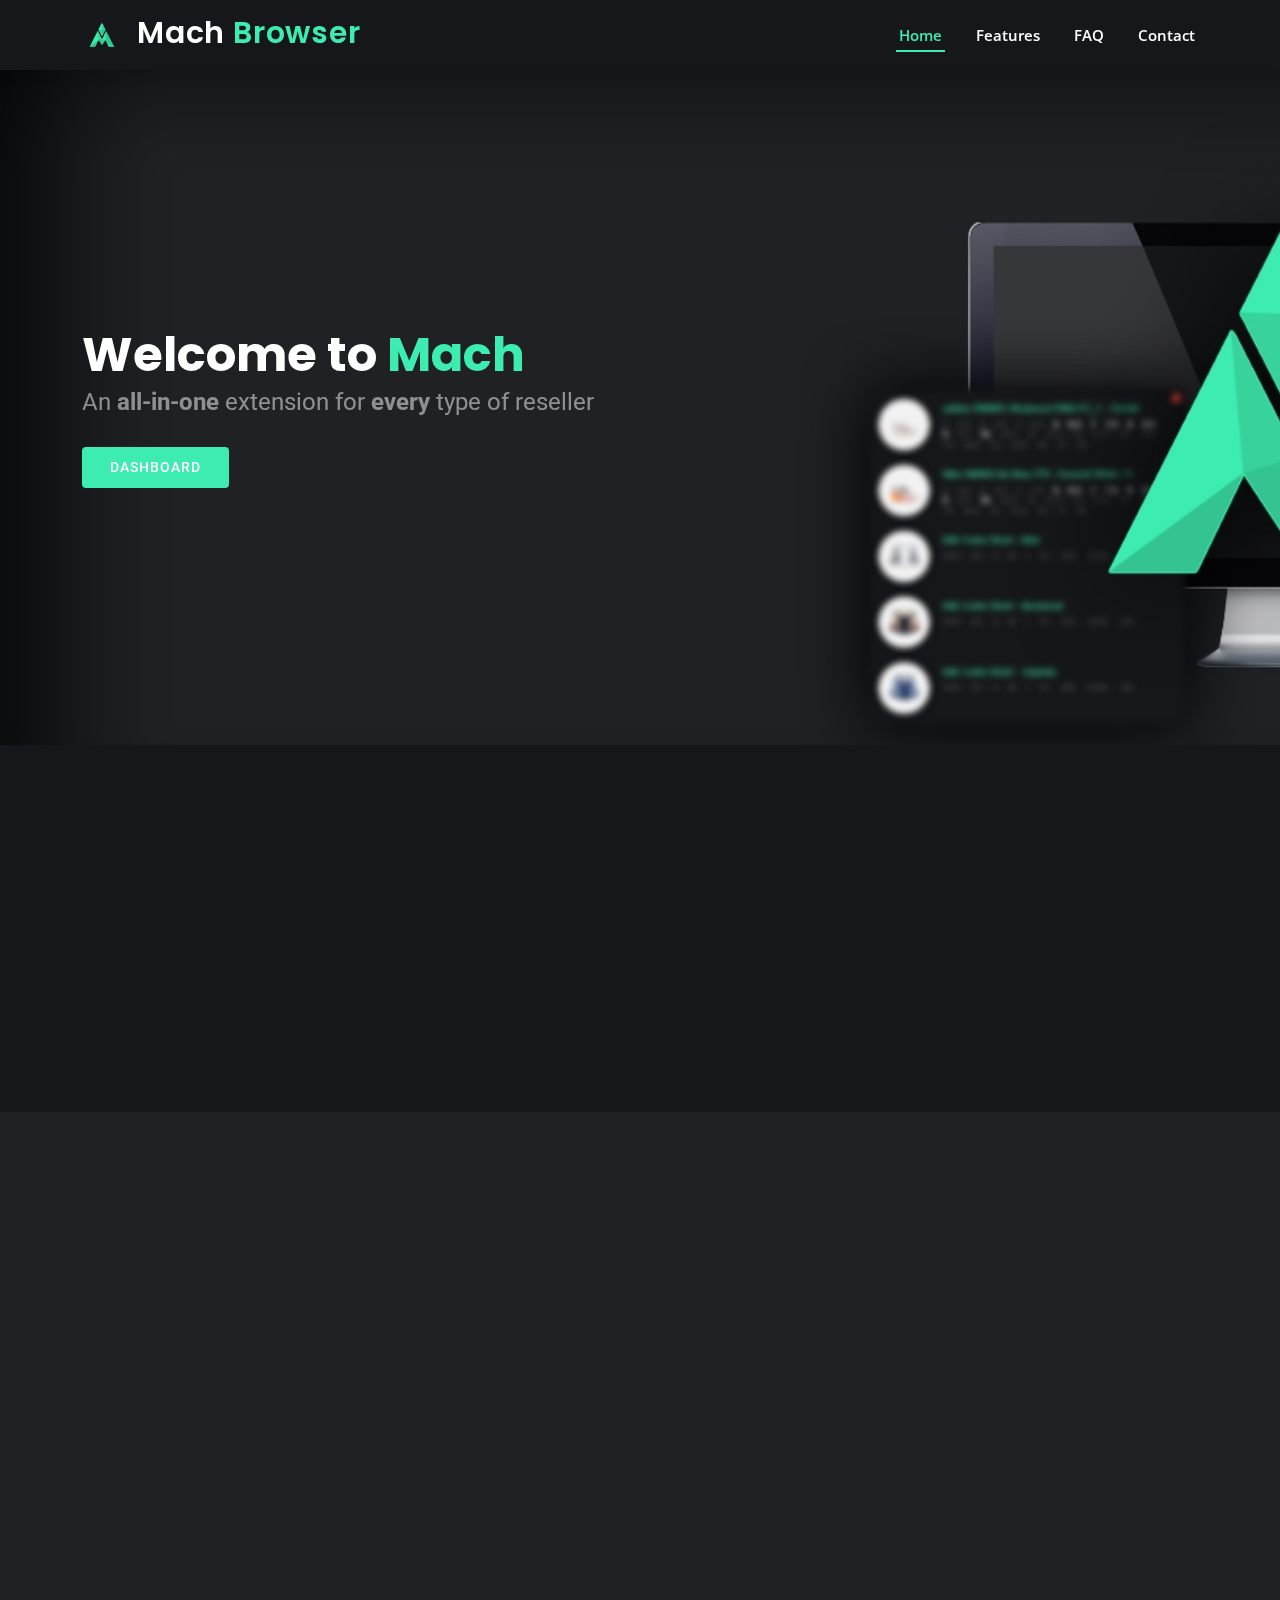
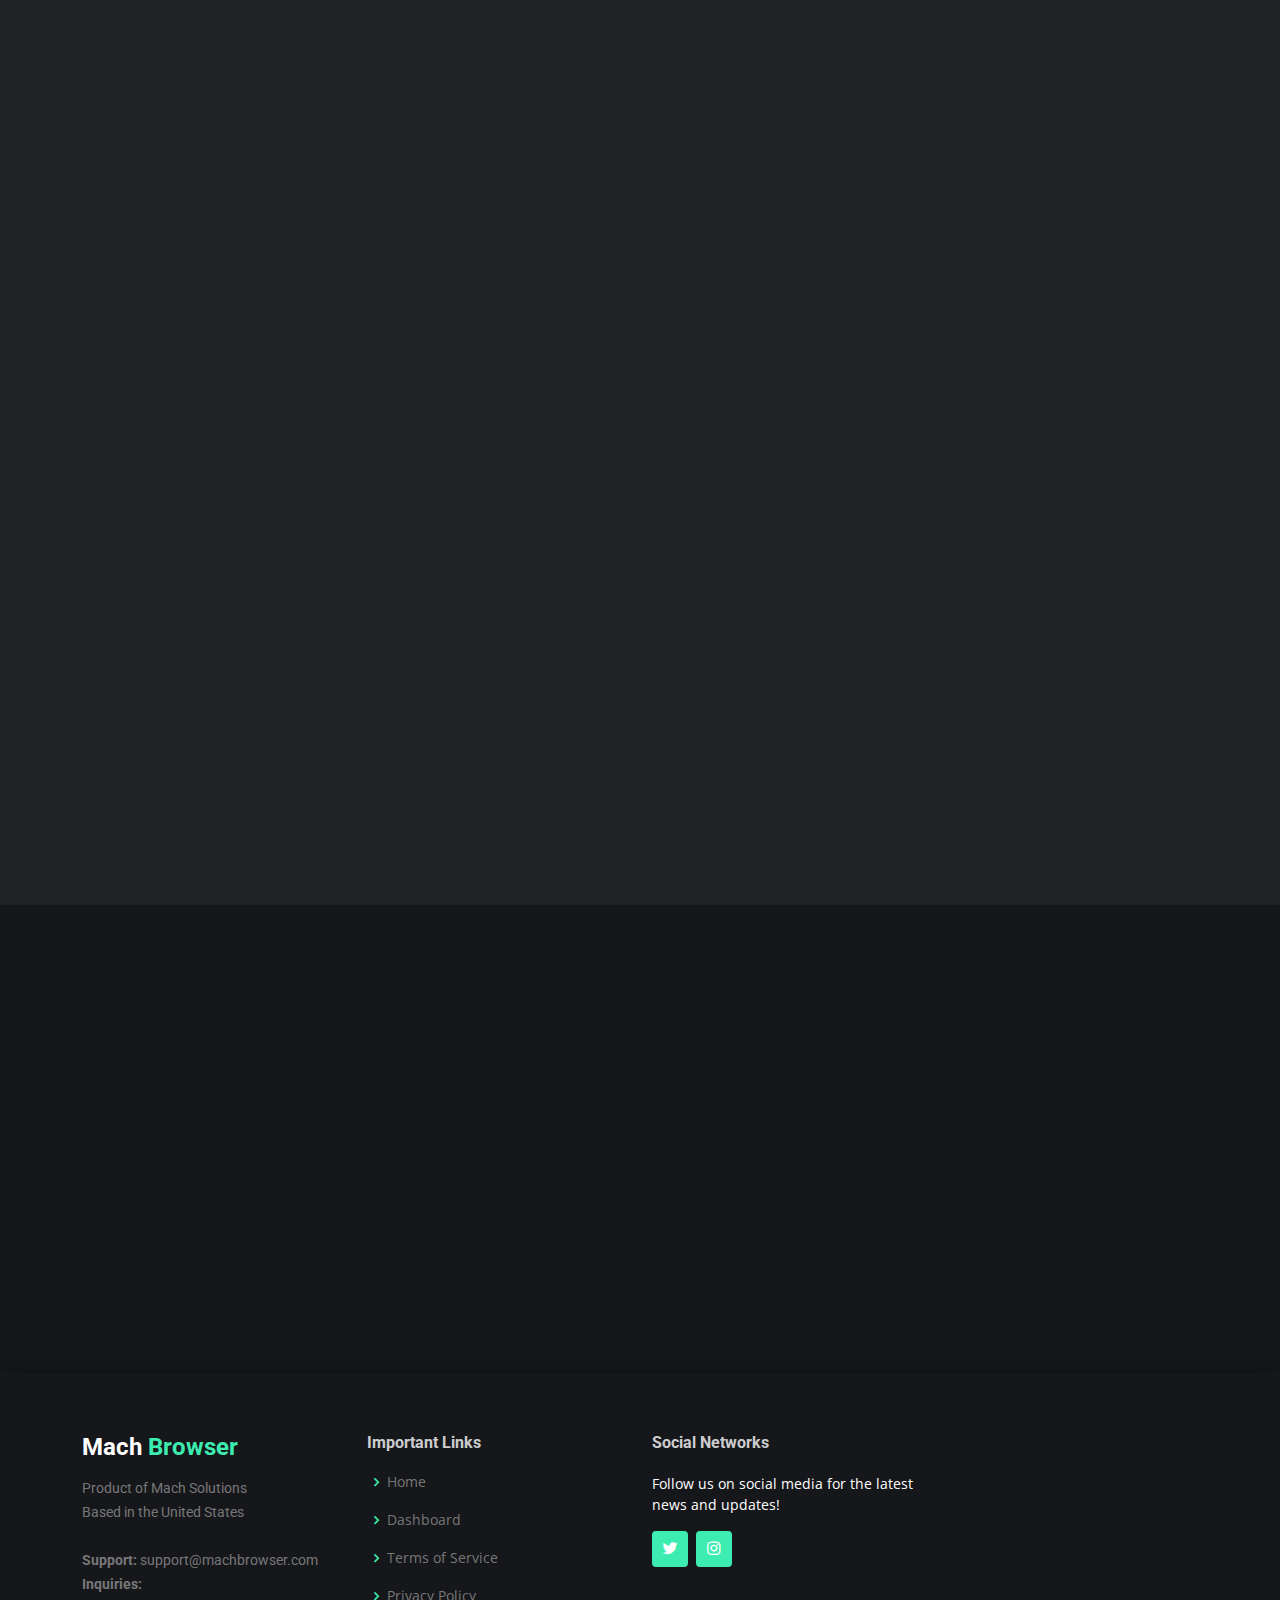
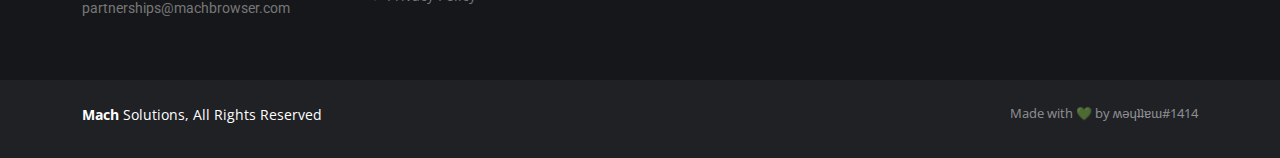
<file: index.html>
<!DOCTYPE html>
<html lang="en">

<head>
  <meta charset="utf-8">
  <meta content="width=device-width, initial-scale=1.0" name="viewport">

  <title>Mach Browser</title>
  <meta content="" name="description">
  <meta content="" name="keywords">

  <!-- Favicons -->
  <link href="assets/img/favicon.png" rel="icon">
  <link href="assets/img/apple-touch-icon.png" rel="apple-touch-icon">

  <!-- Google Fonts -->
  <link href="https://fonts.googleapis.com/css?family=Open+Sans:300,300i,400,400i,600,600i,700,700i|Roboto:300,300i,400,400i,500,500i,600,600i,700,700i|Poppins:300,300i,400,400i,500,500i,600,600i,700,700i" rel="stylesheet">

  <!-- Vendor CSS Files -->
  <link href="assets/vendor/aos/aos.css" rel="stylesheet">
  <link href="assets/vendor/bootstrap/css/bootstrap.min.css" rel="stylesheet">
  <link href="assets/vendor/bootstrap-icons/bootstrap-icons.css" rel="stylesheet">
  <link href="assets/vendor/boxicons/css/boxicons.min.css" rel="stylesheet">
  <link href="assets/vendor/glightbox/css/glightbox.min.css" rel="stylesheet">
  <link href="assets/vendor/swiper/swiper-bundle.min.css" rel="stylesheet">

  <!-- Template Main CSS File -->
  <link href="assets/css/style.css" rel="stylesheet">

  <!-- =======================================================
  * Template Name: BizLand - v3.3.0
  * Template URL: https://bootstrapmade.com/bizland-bootstrap-business-template/
  * Author: BootstrapMade.com
  * License: https://bootstrapmade.com/license/
  ======================================================== -->
</head>

<body>

  <!-- ======= Header ======= -->
  <header id="header" class="d-flex align-items-center">
    <div class="container d-flex align-items-center justify-content-between">

      <h1 class="logo"><img src="assets/img/logo.png" id="main-logo"><a href="index.html">Mach <span>Browser</span></a></h1>
      <!-- Uncomment below if you prefer to use an image logo -->
      <!-- <a href="index.html" class="logo"><img src="assets/img/logo.png" alt=""></a>-->

      <nav id="navbar" class="navbar">
        <ul>
          <li><a class="nav-link scrollto active" href="#hero">Home</a></li>
          <li><a class="nav-link scrollto" href="#about">Features</a></li>
          <li><a class="nav-link scrollto" href="#faq">FAQ</a></li>
          <li><a class="nav-link scrollto" href="#contact">Contact</a></li>
        </ul>
        <i class="bi bi-list mobile-nav-toggle"></i>
      </nav><!-- .navbar -->

    </div>
  </header><!-- End Header -->

  <!-- ======= Hero Section ======= -->
  <section id="hero" class="d-flex align-items-center">
    <div class="container" data-aos="zoom-out" data-aos-delay="100">
      <h1>Welcome to <span>Mach </span></h1>
      <h2>An <b>all-in-one</b> extension for <b>every</b> type of reseller</h2>
      <div class="d-flex">
        <a href="https://dashboard.machbrowser.com/" class="btn-get-started" target="_blank">Dashboard</a>
      </div>
    </div>
  </section><!-- End Hero -->

  <main id="main">

    <!-- ======= Featured Services Section ======= -->
    <section id="featured-services" class="featured-services">
      <div class="container" data-aos="fade-up">

        <div class="row">
          <div class="col-md-6 col-lg-3 d-flex align-items-stretch mb-5 mb-lg-0">
            <div class="icon-box" data-aos="fade-up" data-aos-delay="100">
              <div class="icon"><i class='bx bx-cart-alt'></i></div>
              <h4 class="title">Retail Sites</h4>
              <p class="description">Never miss out on sports cards, consoles, and more with our retail site modules</p>
            </div>
          </div>

          <div class="col-md-6 col-lg-3 d-flex align-items-stretch mb-5 mb-lg-0">
            <div class="icon-box" data-aos="fade-up" data-aos-delay="200">
              <div class="icon"><i class='bx bxs-t-shirt'></i></div>
              <h4 class="title">Streetwear</h4>
              <p class="description">Every tool needed to have success on Supreme and hundreds of Shopify sites</p>
            </div>
          </div>

          <div class="col-md-6 col-lg-3 d-flex align-items-stretch mb-5 mb-lg-0">
            <div class="icon-box" data-aos="fade-up" data-aos-delay="300">
              <div class="icon"><i class='bx bx-bot'></i></div>
              <h4 class="title">Bot Restocks</h4>
              <p class="description">Have the best chance at bot and group restocks with our dashboard modules</p>
            </div>
          </div>

          <div class="col-md-6 col-lg-3 d-flex align-items-stretch mb-5 mb-lg-0">
            <div class="icon-box" data-aos="fade-up" data-aos-delay="400">
              <div class="icon"><i class='bx bx-wrench'></i></div>
              <h4 class="title">Tools</h4>
              <p class="description">With auto-clickers and auto-refreshers, cook while you're away from your computer</p>
            </div>
          </div>

        </div>

      </div>
    </section><!-- End Featured Services Section -->

    <!-- ======= About Section ======= -->
    <section id="about" class="about section-bg">
      <div class="container" data-aos="fade-up">

        <div class="section-title">
          <h2>Features</h2>
          <h3>Discover What <span>Mach </span>Has to Offer</h3>
          <p>A true all-in-one extension, supporting a wide range of sites and features</p>
        </div>

        <div class="row">
          <div class="col-lg-6" data-aos="fade-right" data-aos-delay="100">
            <img src="assets/img/about.png" class="img-fluid" alt="">
          </div>
          <div class="col-lg-6 pt-4 pt-lg-0 content d-flex flex-column justify-content-center" data-aos="fade-up" data-aos-delay="100">
            <h3>Manual assistance has never been this easy...</h3>
            <p class="fst-italic">
              From product feeds to requests-based checkouts and auto-refreshers, Mach Browser possesses all the tools needed to quickly and autonomously checkout
            </p>
            <ul>
              <li>
                <i class="bx bx-store-alt"></i>
                <div>
                  <h5>Easy Add-To-Cart</h5>
                  <p>Create Shopify and Supreme tasks to monitor for product drops, or enable Auto ATC to automatically add a viewed product to cart</p>
                </div>
              </li>
              <li>
                <i class="bx bx-images"></i>
                <div>
                  <h5>Autofill and Auto-Checkout</h5>
                  <p>With 3-second checkout times on Target, it's fair to say that Mach can help you cook retail site releases</p>
                </div>
              </li>
            </ul>
            <p>
              With its wide variety of sites and tools, Mach Browser can assist any user with their reselling needs
            </p>
          </div>
        </div>

      </div>
    </section><!-- End About Section -->

    <!-- ======= Clients Section ======= -->
    <section id="clients" class="clients section-bg">
      <div class="container" data-aos="zoom-in">

        <div class="row">

          <div class="col-lg-2 col-md-4 col-6 d-flex align-items-center justify-content-center">
            <img src="assets/img/clients/client-1.png" class="img-fluid" alt="">
          </div>

          <div class="col-lg-2 col-md-4 col-6 d-flex align-items-center justify-content-center">
            <img src="assets/img/clients/client-2.png" class="img-fluid" alt="">
          </div>

          <div class="col-lg-2 col-md-4 col-6 d-flex align-items-center justify-content-center">
            <img src="assets/img/clients/client-3.png" class="img-fluid" alt="">
          </div>

          <div class="col-lg-2 col-md-4 col-6 d-flex align-items-center justify-content-center">
            <img src="assets/img/clients/client-4.png" class="img-fluid" alt="">
          </div>

          <div class="col-lg-2 col-md-4 col-6 d-flex align-items-center justify-content-center">
            <img src="assets/img/clients/client-5.png" class="img-fluid" alt="">
          </div>

          <div class="col-lg-2 col-md-4 col-6 d-flex align-items-center justify-content-center">
            <img src="assets/img/clients/client-6.png" class="img-fluid" alt="">
          </div>

        </div>

      </div>
    </section><!-- End Clients Section -->

    <!-- ======= Frequently Asked Questions Section ======= -->
    <section id="faq" class="faq section-bg">
      <div class="container" data-aos="fade-up">

        <div class="section-title">
          <h2>F.A.Q</h2>
          <h3>Frequently Asked <span>Questions</span></h3>
        </div>

        <div class="row justify-content-center">
          <div class="col-xl-10">
            <ul class="faq-list">

              <li>
                <div data-bs-toggle="collapse" class="collapsed question" href="#faq1">Does Mach Browser support multiple countries? <i class="bi bi-chevron-down icon-show"></i><i class="bi bi-chevron-up icon-close"></i></div>
                <div id="faq1" class="collapse" data-bs-parent=".faq-list">
                  <p>
                    Yes; Mach Browser is available worldwide and supports worldwide websites.
                  </p>
                </div>
              </li>

              <li>
                <div data-bs-toggle="collapse" href="#faq2" class="collapsed question">How much does Mach Browser cost? <i class="bi bi-chevron-down icon-show"></i><i class="bi bi-chevron-up icon-close"></i></div>
                <div id="faq2" class="collapse" data-bs-parent=".faq-list">
                  <p>
                    Mach Browser has a $20 initial fee plus a $20 per month fee.
                  </p>
                </div>
              </li>

              <li>
                <div data-bs-toggle="collapse" href="#faq3" class="collapsed question">Does Mach work on Windows and Mac? <i class="bi bi-chevron-down icon-show"></i><i class="bi bi-chevron-up icon-close"></i></div>
                <div id="faq3" class="collapse" data-bs-parent=".faq-list">
                  <p>
                    Yes; Mach runs within the Chrome web browser, so it will run on either operating system.
                  </p>
                </div>
              </li>

              <li>
                <div data-bs-toggle="collapse" href="#faq3" class="collapsed question">Can I run Mach on multiple computers? <i class="bi bi-chevron-down icon-show"></i><i class="bi bi-chevron-up icon-close"></i></div>
                <div id="faq3" class="collapse" data-bs-parent=".faq-list">
                  <p>
                    No; each key is bound to a user's computer, meaning it cannot be used on multiple computers at the same time. It can, however, be used across multiple Chrome users.
                  </p>
                </div>
              </li>
            </ul>
          </div>
        </div>

      </div>
    </section><!-- End Frequently Asked Questions Section -->

    <!-- ======= Contact Section ======= -->
    <section id="contact" class="contact">
      <div class="container" data-aos="fade-up">

        <div class="section-title">
          <h2 id="contact-title-color">Contact</h2>
          <h3><span>Contact</span> Us</h3>
          <p>Don't hestitate to reach out if you have any questions!</p>
        </div>

        <div class="row" data-aos="fade-up" data-aos-delay="100">
          <div class="col-lg-6">
            <div class="info-box mb-4">
              <i class='bx bx-support'></i>
              <h3>Support</h3>
              <p>support@machbrowser.com</p>
            </div>
          </div>

          <div class="col-lg-6 col-md-6">
            <div class="info-box  mb-4">
              <i class="bx bx-envelope"></i>
              <h3>Business Inquiries</h3>
              <p>partnerships@machbrowser.com</p>
            </div>
          </div>
        </div>

      </div>
    </section><!-- End Contact Section -->

  </main><!-- End #main -->

  <!-- ======= Footer ======= -->
  <footer id="footer">

    <div class="footer-top">
      <div class="container">
        <div class="row">

          <div class="col-lg-3 col-md-6 footer-contact">
            <h3>Mach <span>Browser</span></h3>
            <p>
              Product of Mach Solutions<br>
              Based in the United States <br><br>
              <strong>Support:</strong> support@machbrowser.com<br>
              <strong>Inquiries:</strong> partnerships@machbrowser.com<br>
            </p>
          </div>

          <div class="col-lg-3 col-md-6 footer-links">
            <h4>Important Links</h4>
            <ul>
              <li><i class="bx bx-chevron-right"></i> <a href="#">Home</a></li>
              <li><i class="bx bx-chevron-right"></i> <a href="https://dashboard.machbrowser.com/dashboard" target="_blank">Dashboard</a></li>
              <li><i class="bx bx-chevron-right"></i> <a href="./tos.html">Terms of Service</a></li>
              <li><i class="bx bx-chevron-right"></i> <a href="./privacy.html">Privacy Policy</a></li>
            </ul>
          </div>

          <div class="col-lg-3 col-md-6 footer-links">
            <h4>Social Networks</h4>
            <p>Follow us on social media for the latest news and updates!</p>
            <div class="social-links mt-3">
              <a href="https://twitter.com/machbrowser" class="twitter" target="_blank"><i class="bx bxl-twitter"></i></a>
              <a href="https://www.instagram.com/machbrowser/" class="instagram" target="_blank"><i class="bx bxl-instagram"></i></a>
            </div>
          </div>

        </div>
      </div>
    </div>

    <div class="container py-4">
      <div class="copyright">
        <strong><span>Mach </span></strong>Solutions, All Rights Reserved
      </div>
      <div class="credits">
        Made with 💚 by ʍǝɥʇʇɐɯ#1414
      </div>
    </div>
  </footer><!-- End Footer -->

  <div id="preloader"></div>
  <a href="#" class="back-to-top d-flex align-items-center justify-content-center"><i class="bi bi-arrow-up-short"></i></a>

  <!-- Vendor JS Files -->
  <script src="assets/vendor/aos/aos.js"></script>
  <script src="assets/vendor/bootstrap/js/bootstrap.bundle.min.js"></script>
  <script src="assets/vendor/glightbox/js/glightbox.min.js"></script>
  <script src="assets/vendor/isotope-layout/isotope.pkgd.min.js"></script>
  <script src="assets/vendor/php-email-form/validate.js"></script>
  <script src="assets/vendor/purecounter/purecounter.js"></script>
  <script src="assets/vendor/swiper/swiper-bundle.min.js"></script>
  <script src="assets/vendor/waypoints/noframework.waypoints.js"></script>

  <!-- Template Main JS File -->
  <script src="assets/js/main.js"></script>

</body>

</html>
</file>
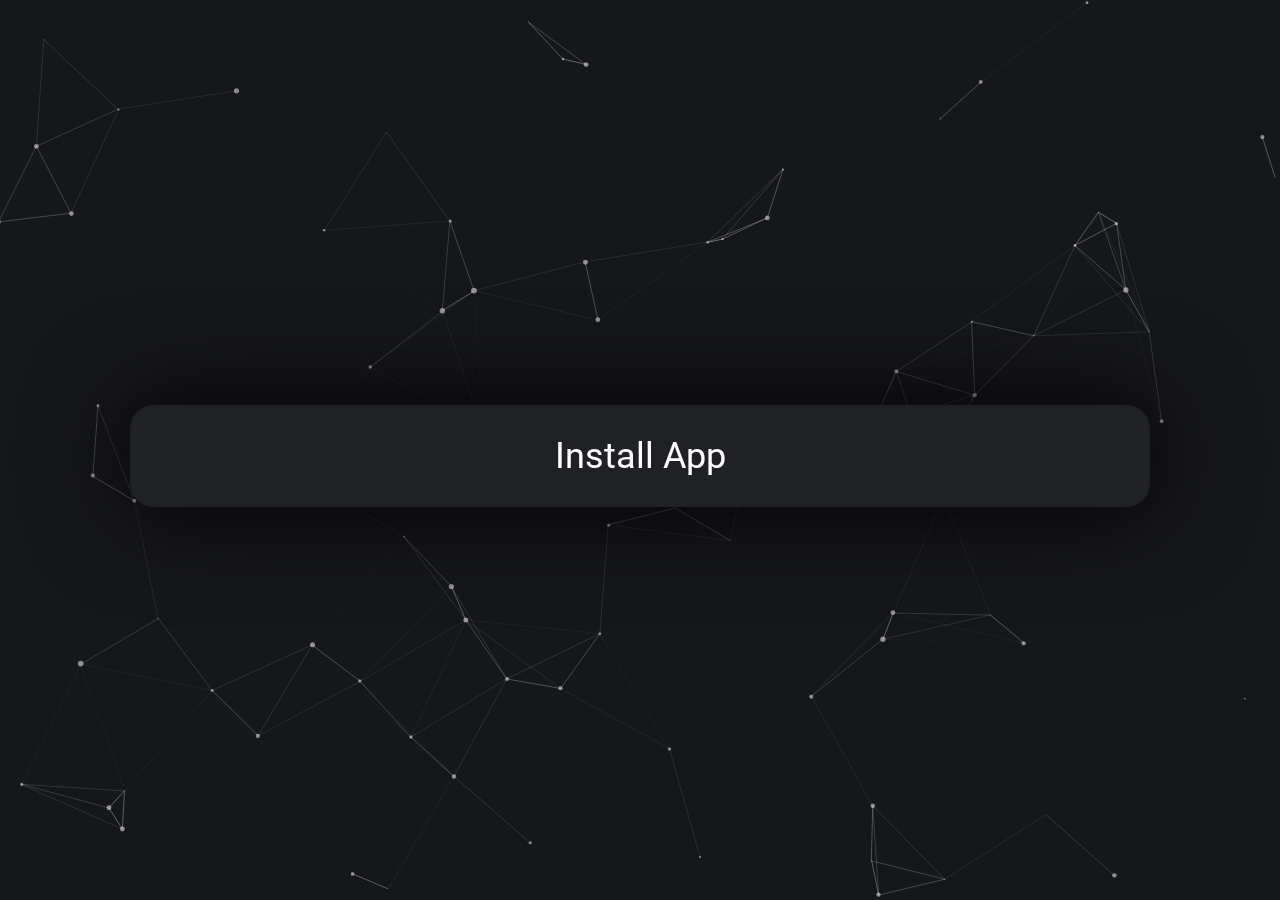
<file: mobile.html>
<!DOCTYPE html>
<html>
    <head>
        <title>Mach Mobile Download</title>
        <link rel="stylesheet" href="./assets/css/style2.css">
        <link rel="preconnect" href="https://fonts.gstatic.com">
        <link href="https://fonts.googleapis.com/css2?family=Roboto&display=swap" rel="stylesheet">
    </head>
    <body>
        <div id="particles-js"></div>
        <a id="install" href="itms-services://?action=download-manifest&url=https://machbrowser.com/manifest.plist">Install App</a>
        <script src="./assets/js/particles.js"></script>
        <script src="./assets/js/mobile.js"></script>
    </body>
</html>
</file>
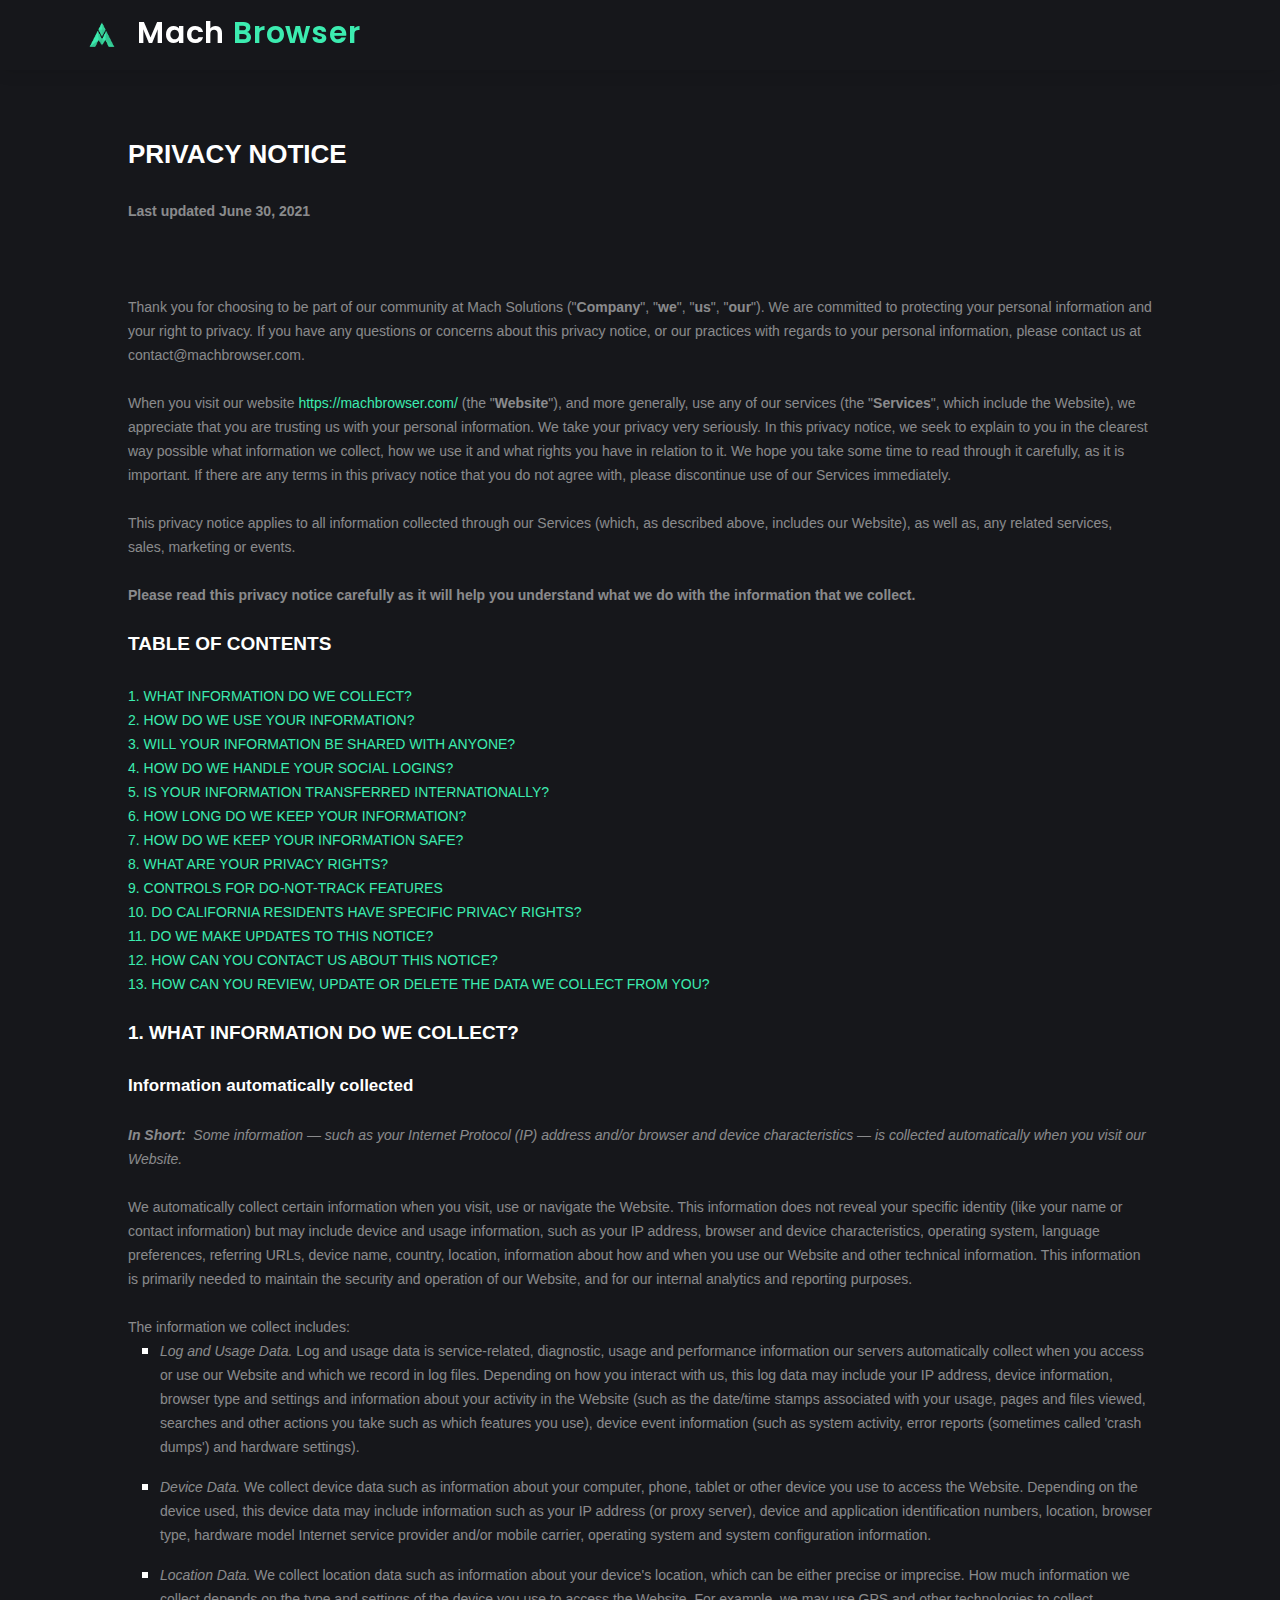
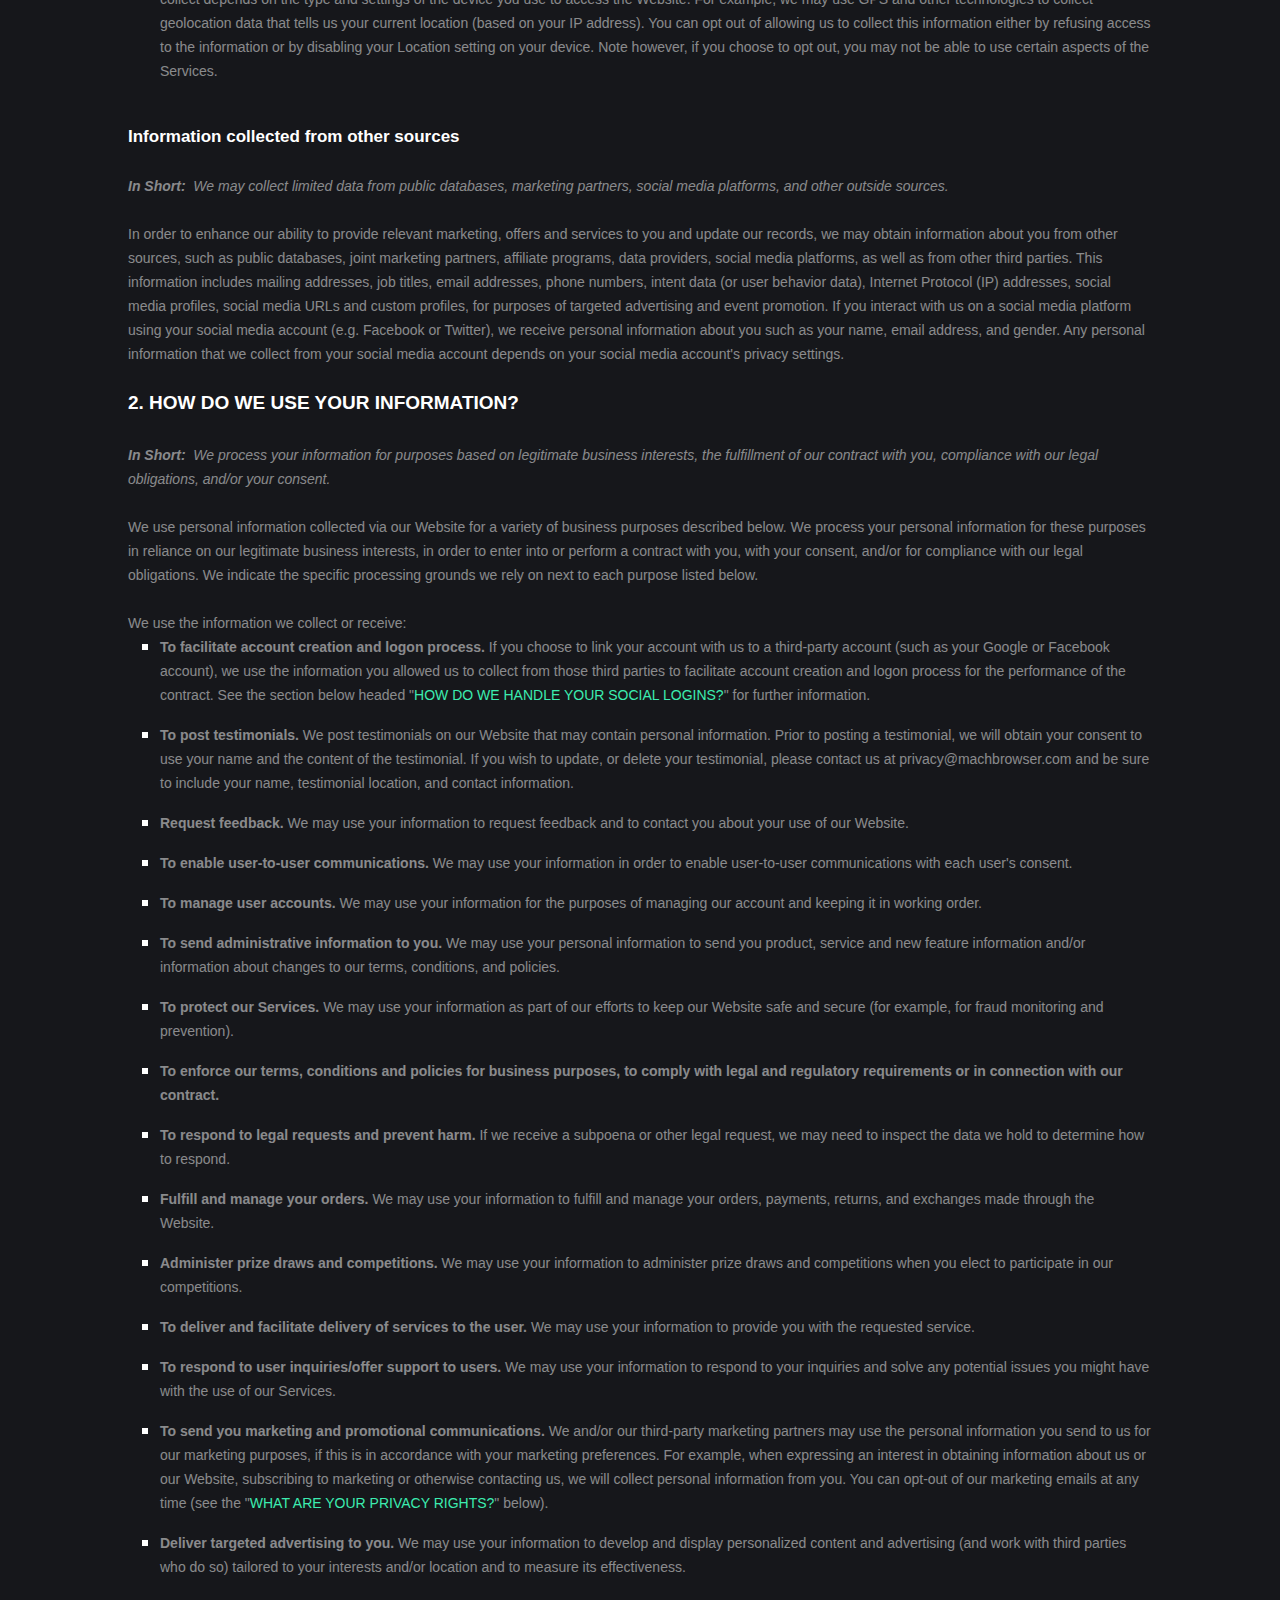
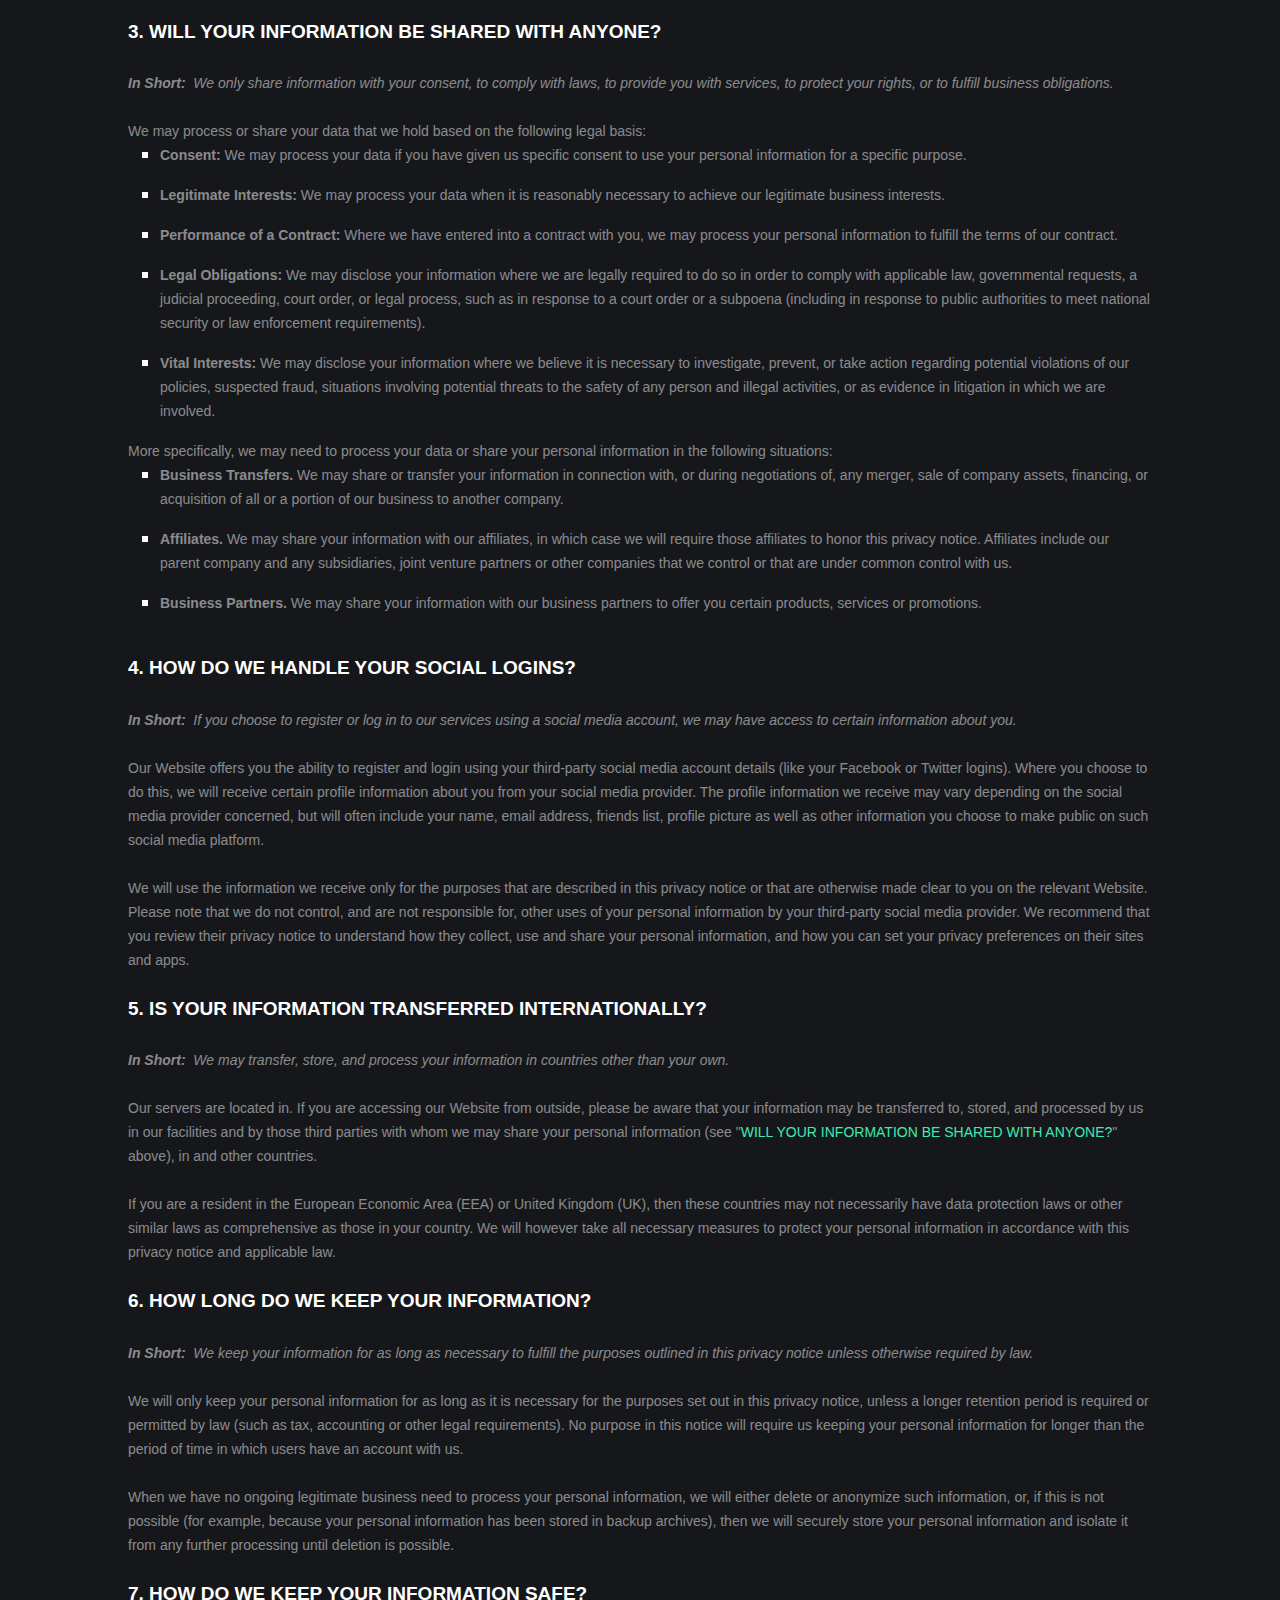
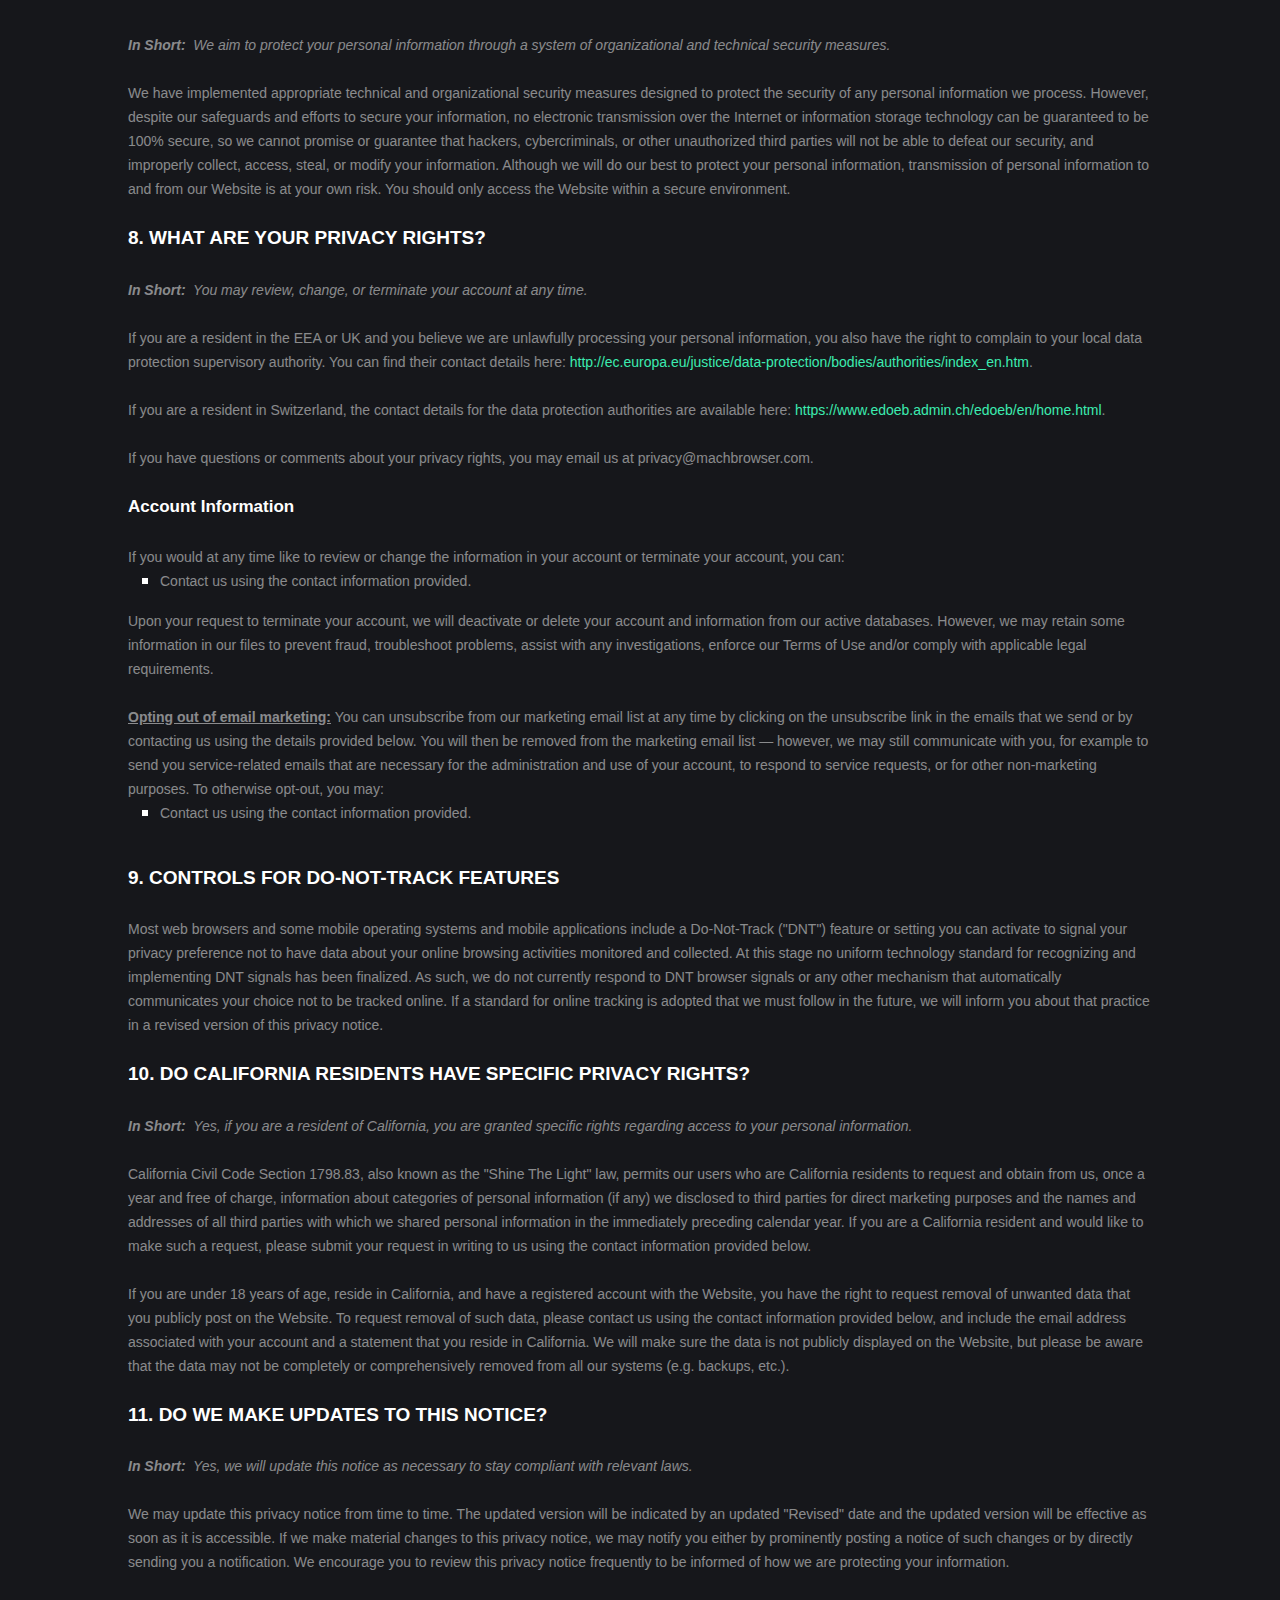
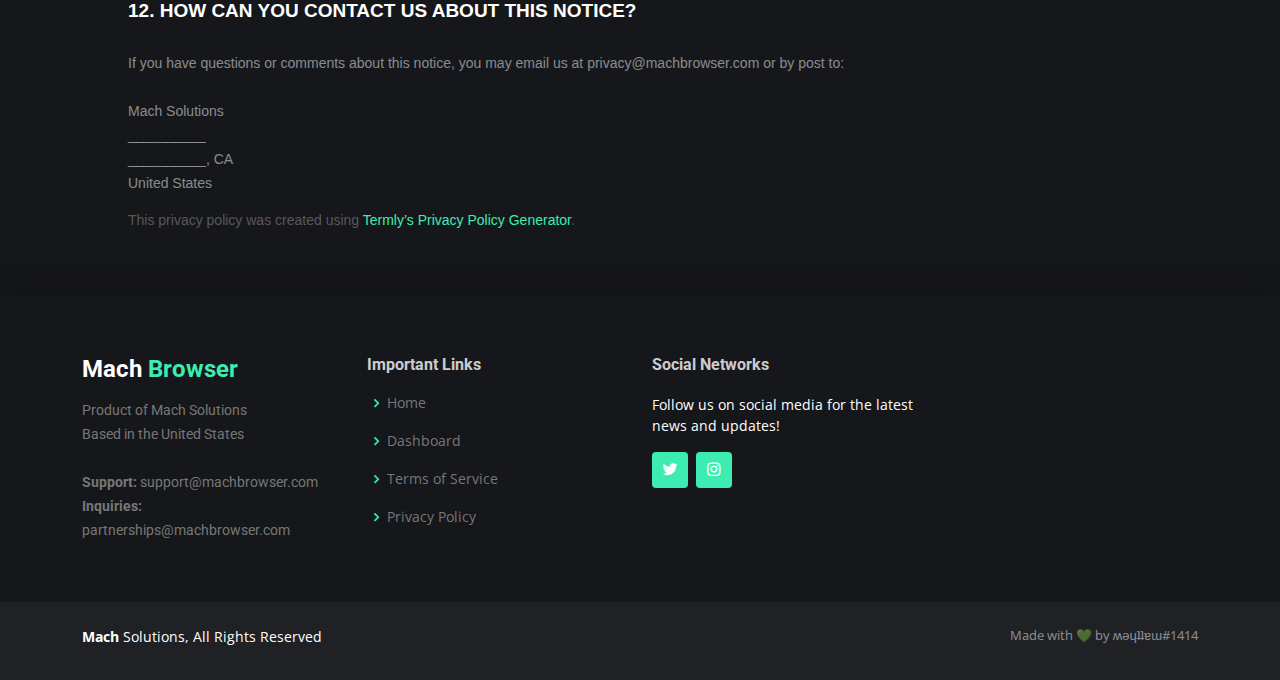
<file: privacy.html>
<!DOCTYPE html>
<html lang="en">

<head>
  <meta charset="utf-8">
  <meta content="width=device-width, initial-scale=1.0" name="viewport">

  <title>Mach Browser</title>
  <meta content="" name="description">
  <meta content="" name="keywords">

  <!-- Favicons -->
  <link href="assets/img/favicon.png" rel="icon">
  <link href="assets/img/apple-touch-icon.png" rel="apple-touch-icon">

  <!-- Google Fonts -->
  <link href="https://fonts.googleapis.com/css?family=Open+Sans:300,300i,400,400i,600,600i,700,700i|Roboto:300,300i,400,400i,500,500i,600,600i,700,700i|Poppins:300,300i,400,400i,500,500i,600,600i,700,700i" rel="stylesheet">

  <!-- Vendor CSS Files -->
  <link href="assets/vendor/aos/aos.css" rel="stylesheet">
  <link href="assets/vendor/bootstrap/css/bootstrap.min.css" rel="stylesheet">
  <link href="assets/vendor/bootstrap-icons/bootstrap-icons.css" rel="stylesheet">
  <link href="assets/vendor/boxicons/css/boxicons.min.css" rel="stylesheet">
  <link href="assets/vendor/glightbox/css/glightbox.min.css" rel="stylesheet">
  <link href="assets/vendor/swiper/swiper-bundle.min.css" rel="stylesheet">

  <!-- Template Main CSS File -->
  <link href="assets/css/style.css" rel="stylesheet">

  <!-- =======================================================
  * Template Name: BizLand - v3.3.0
  * Template URL: https://bootstrapmade.com/bizland-bootstrap-business-template/
  * Author: BootstrapMade.com
  * License: https://bootstrapmade.com/license/
  ======================================================== -->
</head>

<body>

  <!-- ======= Header ======= -->
  <header id="header" class="d-flex align-items-center">
    <div class="container d-flex align-items-center justify-content-between">

      <h1 class="logo"><img src="assets/img/logo.png" id="main-logo"><a href="./index.html">Mach <span>Browser</span></a></h1>
      <!-- Uncomment below if you prefer to use an image logo -->
      <!-- <a href="index.html" class="logo"><img src="assets/img/logo.png" alt=""></a>-->

    </div>
  </header><!-- End Header -->

  <main id="main-2">

    <style>
      [data-custom-class='body'], [data-custom-class='body'] * {
              background: transparent !important;
            }
    [data-custom-class='title'], [data-custom-class='title'] * {
              font-family: Arial !important;
    font-size: 26px !important;
    color: white !important;
            }
    [data-custom-class='subtitle'], [data-custom-class='subtitle'] * {
              font-family: Arial !important;
    color: rgba(255,255,255,0.5) !important;
    font-size: 14px !important;
            }
    [data-custom-class='heading_1'], [data-custom-class='heading_1'] * {
              font-family: Arial !important;
    font-size: 19px !important;
    color: white !important;
            }
    [data-custom-class='heading_2'], [data-custom-class='heading_2'] * {
              font-family: Arial !important;
    font-size: 17px !important;
    color: white !important;
            }
    [data-custom-class='body_text'], [data-custom-class='body_text'] * {
              color: rgba(255,255,255,0.5) !important;
    font-size: 14px !important;
    font-family: Arial !important;
            }
    [data-custom-class='link'], [data-custom-class='link'] * {
              color: #3CECB0 !important;
    font-size: 14px !important;
    font-family: Arial !important;
    word-break: break-word !important;
            }
    </style>
    
          <div data-custom-class="body">
          <div><strong><span style="font-size: 26px;"><span data-custom-class="title">PRIVACY NOTICE</span></span></strong></div><div><br></div><div><span style="color: rgb(127, 127, 127);"><strong><span style="font-size: 15px;"><span data-custom-class="subtitle">Last updated <bdt class="question">June 30, 2021</bdt></span></span></strong></span></div><div><br></div><div><br></div><div><br></div><div style="line-height: 1.5;"><span style="color: rgb(127, 127, 127);"><span style="color: rgb(89, 89, 89); font-size: 15px;"><span data-custom-class="body_text">Thank you for choosing to be part of our community at <bdt class="question">Mach Solutions</bdt><span style="color: rgb(89, 89, 89);"><span data-custom-class="body_text"><bdt class="block-component"></bdt></span></span> ("<span style="color: rgb(89, 89, 89);"><span data-custom-class="body_text"><bdt class="block-component"></bdt></span></span><strong>Company</strong></span><span style="color: rgb(127, 127, 127);"><span style="color: rgb(89, 89, 89);"><span data-custom-class="body_text"><span style="color: rgb(89, 89, 89);"><span data-custom-class="body_text"><bdt class="statement-end-if-in-editor"><span data-custom-class="body_text"></span></bdt></span></span></span></span></span><span data-custom-class="body_text">", "<strong>we</strong>", "<strong>us</strong>", "<strong>our</strong>"). We are committed to protecting your personal information and your right to privacy. If you have any questions or concerns about this privacy notice, or our practices with regards to your personal information, please contact us at <bdt class="question">contact@machbrowser.com</bdt>.</span></span></span></div><div style="line-height: 1.5;"><span style="font-size: 15px;"><br></span></div><div style="line-height: 1.5;"><span style="font-size: 15px;"><span style="color: rgb(127, 127, 127);"><span data-custom-class="body_text">When you <span style="color: rgb(89, 89, 89);"><span data-custom-class="body_text"><bdt class="block-component"></bdt></span></span>visit our website <bdt class="question"><a href="https://machbrowser.com/" target="_blank" data-custom-class="link">https://machbrowser.com/</a></bdt> (the "<strong>Website</strong>"), <span style="color: rgb(89, 89, 89);"><span data-custom-class="body_text"><bdt class="statement-end-if-in-editor"></bdt><bdt class="block-component"></bdt><bdt class="block-component"></bdt></span></span> and more generally, use any of our services (the "<strong>Services</strong>", which include the </span><span style="color: rgb(89, 89, 89);"><span data-custom-class="body_text"><span style="color: rgb(89, 89, 89);"><span data-custom-class="body_text"><bdt class="block-component"><span data-custom-class="body_text"></span></bdt>Website<span style="color: rgb(89, 89, 89);"><span data-custom-class="body_text"><bdt class="statement-end-if-in-editor"></bdt></span></span><bdt class="block-component"></bdt></span></span></span><span data-custom-class="body_text"><span style="color: rgb(89, 89, 89);"><span data-custom-class="body_text"><bdt class="block-component"></span></bdt></span></span></span></span><span data-custom-class="body_text">), we appreciate that you are trusting us with your personal information. We take your privacy very seriously. In this privacy notice, we seek to explain to you in the clearest way possible what information we collect, how we use it and what rights you have in relation to it. We hope you take some time to read through it carefully, as it is important. If there are any terms in this privacy notice that you do not agree with, please discontinue use of our Services immediately.</span></span></span></div><div style="line-height: 1.5;"><span style="font-size: 15px;"><br></span></div><div style="line-height: 1.5;"><span style="font-size: 15px;"><span style="color: rgb(127, 127, 127);"><span style="color: rgb(89, 89, 89);"><span data-custom-class="body_text">This privacy notice applies to all information collected through our Services (which, as described above, includes our </span><span style="color: rgb(89, 89, 89);"><span data-custom-class="body_text"><bdt class="block-component"><span data-custom-class="body_text"></span></bdt>Website<span style="color: rgb(89, 89, 89);"><span data-custom-class="body_text"><bdt class="statement-end-if-in-editor"></bdt></span></span><bdt class="block-component"><bdt class="block-component"></span></bdt></span></span></span></span><span data-custom-class="body_text">), as well as, any related services, sales, marketing or events.</span></span></span></span></div><div style="line-height: 1.5;"><span style="font-size: 15px;"><br></span></div><div style="line-height: 1.5;"><span style="font-size: 15px;"><span style="color: rgb(127, 127, 127);"><span style="color: rgb(89, 89, 89);"><span data-custom-class="body_text"><strong>Please read this privacy notice carefully as it will help you understand what we do with the information that we collect.</strong></span></span></span></span></div><div style="line-height: 1.5;"><span style="font-size: 15px;"><br></span></div><div style="line-height: 1.5;"><span style="font-size: 15px;"><span style="color: rgb(127, 127, 127);"><span style="color: rgb(0, 0, 0);"><strong><span data-custom-class="heading_1">TABLE OF CONTENTS</span></strong></span></span></span></div><div style="line-height: 1.5;"><span style="font-size: 15px;"><br></span></div><div style="line-height: 1.5;"><span style="font-size: 15px;"><a data-custom-class="link" href="#infocollect"><span style="color: rgb(89, 89, 89);">1. WHAT INFORMATION DO WE COLLECT?</span></a><span style="color: rgb(127, 127, 127);"><span style="color: rgb(89, 89, 89);"><span data-custom-class="body_text"><span style="color: rgb(89, 89, 89);"><bdt class="block-component"></bdt></span></span></span></span></span></div><div style="line-height: 1.5;"><span style="font-size: 15px;"><a data-custom-class="link" href="#infouse"><span style="color: rgb(89, 89, 89);">2. HOW DO WE USE YOUR INFORMATION?</span></a><span style="color: rgb(127, 127, 127);"><span style="color: rgb(89, 89, 89);"><span data-custom-class="body_text"><span style="color: rgb(89, 89, 89);"><span style="color: rgb(89, 89, 89);"><bdt class="statement-end-if-in-editor"></bdt></span></span></span></span></span></span></div><div style="line-height: 1.5;"><span style="font-size: 15px;"><span style="color: rgb(89, 89, 89);"><a data-custom-class="link" href="#infoshare">3. WILL YOUR INFORMATION BE SHARED WITH ANYONE?</a></span><span style="color: rgb(127, 127, 127);"><span style="color: rgb(89, 89, 89);"><span data-custom-class="body_text"><span style="color: rgb(89, 89, 89);"><bdt class="block-component"></bdt></span><bdt class="block-component"></bdt></span></span></span></span></span><span style="font-size: 15px;"><span style="color: rgb(127, 127, 127);"><span style="color: rgb(89, 89, 89);"><span data-custom-class="body_text"><span style="color: rgb(89, 89, 89);"><span style="color: rgb(89, 89, 89);"><span style="color: rgb(89, 89, 89);"><bdt class="block-component"></bdt></span></span></span></span></span></span></span></div><div style="line-height: 1.5;"><span style="font-size: 15px;"><a data-custom-class="link" href="#sociallogins"><span style="color: rgb(89, 89, 89);"><span style="color: rgb(89, 89, 89);"><span style="color: rgb(89, 89, 89);">4. HOW DO WE HANDLE YOUR SOCIAL LOGINS?</span></span></span></a><span style="color: rgb(127, 127, 127);"><span style="color: rgb(89, 89, 89);"><span data-custom-class="body_text"><span style="color: rgb(89, 89, 89);"><span style="color: rgb(89, 89, 89);"><span style="color: rgb(89, 89, 89);"><bdt class="statement-end-if-in-editor"></bdt></span></span><bdt class="block-component"></bdt></span></span></span></span></span></div><div style="line-height: 1.5;"><span style="font-size: 15px;"><a data-custom-class="link" href="#intltransfers"><span style="color: rgb(89, 89, 89);">5. IS YOUR INFORMATION TRANSFERRED INTERNATIONALLY?</span></a><span style="color: rgb(127, 127, 127);"><span style="color: rgb(89, 89, 89);"><span data-custom-class="body_text"><span style="color: rgb(89, 89, 89);"><bdt class="statement-end-if-in-editor"></bdt><bdt class="block-component"></bdt></span></span></span></span></span></div><div style="line-height: 1.5;"><span style="font-size: 15px;"><a data-custom-class="link" href="#inforetain"><span style="color: rgb(89, 89, 89);">6. HOW LONG DO WE KEEP YOUR INFORMATION?</span></a><span style="color: rgb(127, 127, 127);"><span style="color: rgb(89, 89, 89);"><span data-custom-class="body_text"><span style="color: rgb(89, 89, 89);"><span style="color: rgb(89, 89, 89);"><bdt class="block-component"></bdt></span></span></span></span></span></span></div><div style="line-height: 1.5;"><span style="font-size: 15px;"><a data-custom-class="link" href="#infosafe"><span style="color: rgb(89, 89, 89);">7. HOW DO WE KEEP YOUR INFORMATION SAFE?</span></a><span style="color: rgb(127, 127, 127);"><span style="color: rgb(89, 89, 89);"><span data-custom-class="body_text"><span style="color: rgb(89, 89, 89);"><bdt class="statement-end-if-in-editor"></bdt><bdt class="block-component"></bdt></span></span></span></span></span></div><div style="line-height: 1.5;"><span style="font-size: 15px;"><span style="color: rgb(89, 89, 89);"><a data-custom-class="link" href="#privacyrights">8. WHAT ARE YOUR PRIVACY RIGHTS?</a></span></span></div><div style="line-height: 1.5;"><span style="font-size: 15px;"><a data-custom-class="link" href="#DNT"><span style="color: rgb(89, 89, 89);">9. CONTROLS FOR DO-NOT-TRACK FEATURES</span></a></span></div><div style="line-height: 1.5;"><span style="font-size: 15px;"><a data-custom-class="link" href="#caresidents"><span style="color: rgb(89, 89, 89);">10. DO CALIFORNIA RESIDENTS HAVE SPECIFIC PRIVACY RIGHTS?</span></a></span></div><div style="line-height: 1.5;"><span style="font-size: 15px;"><a data-custom-class="link" href="#policyupdates"><span style="color: rgb(89, 89, 89);">11. DO WE MAKE UPDATES TO THIS NOTICE?</span></a></span></div><div style="line-height: 1.5;"><a data-custom-class="link" href="#contact"><span style="color: rgb(89, 89, 89); font-size: 15px;">12. HOW CAN YOU CONTACT US ABOUT THIS NOTICE?</span></a></div><div style="line-height: 1.5;"><a data-custom-class="link" href="#request"><span style="color: rgb(89, 89, 89);">13. HOW CAN YOU REVIEW, UPDATE OR DELETE THE DATA WE COLLECT FROM YOU?</span></a></div><div style="line-height: 1.5;"><br></div><div id="infocollect" style="line-height: 1.5;"><span style="color: rgb(127, 127, 127);"><span style="color: rgb(89, 89, 89); font-size: 15px;"><span style="font-size: 15px; color: rgb(89, 89, 89);"><span style="font-size: 15px; color: rgb(89, 89, 89);"><span id="control" style="color: rgb(0, 0, 0);"><strong><span data-custom-class="heading_1">1. WHAT INFORMATION DO WE COLLECT?</span></strong><span data-custom-class="heading_1"><bdt class="block-component"><span data-custom-class="body_text"></bdt></bdt></span><bdt class="block-component"></bdt></span></span></span></div><div style="line-height: 1.5;"><span data-custom-class="heading_2" style="color: rgb(0, 0, 0);"><span style="font-size: 15px;"><strong><u><br></u></strong><strong>Information automatically collected</strong></span></span></div><div><div><br></div><div style="line-height: 1.5;"><span style="color: rgb(127, 127, 127);"><span style="color: rgb(89, 89, 89); font-size: 15px;"><span data-custom-class="body_text"><span style="font-size: 15px; color: rgb(89, 89, 89);"><span style="font-size: 15px; color: rgb(89, 89, 89);"><span data-custom-class="body_text"><strong><em>In Short: </em></strong></span></span></span></span><span data-custom-class="body_text"><span style="font-size: 15px; color: rgb(89, 89, 89);"><span style="font-size: 15px; color: rgb(89, 89, 89);"><span data-custom-class="body_text"><strong><em> </em></strong><em>Some information — such as your Internet Protocol (IP) address and/or browser and device characteristics — is collected automatically when you visit our <span data-custom-class="body_text"><em><span data-custom-class="body_text"><span style="font-size: 15px;"><span data-custom-class="body_text"><bdt class="block-component"></bdt>Website<bdt class="statement-end-if-in-editor"></bdt><bdt class="block-component"></bdt><bdt class="block-component"></bdt></span></span></span></em></span>.</em></span></span></span></span></span></span></div></div><div style="line-height: 1.5;"><br></div><div style="line-height: 1.5;"><span style="font-size: 15px; color: rgb(89, 89, 89);"><span style="font-size: 15px; color: rgb(89, 89, 89);"><span data-custom-class="body_text">We automatically collect certain information when you visit, use or navigate the <span style="font-size: 15px;"><span data-custom-class="body_text"><bdt class="block-component"></bdt>Website<bdt class="statement-end-if-in-editor"></bdt><bdt class="block-component"></bdt><bdt class="block-component"></bdt></span></span>. This information does not reveal your specific identity (like your name or contact information) but may include device and usage information, such as your IP address, browser and device characteristics, operating system, language preferences, referring URLs, device name, country, location, information about how and when you use our <span style="font-size: 15px;"><span data-custom-class="body_text"><bdt class="block-component"></bdt>Website<bdt class="statement-end-if-in-editor"></bdt><bdt class="block-component"></bdt><bdt class="block-component"></bdt></span></span> and other technical information. This information is primarily needed to maintain the security and operation of our <span style="font-size: 15px;"><span data-custom-class="body_text"><bdt class="block-component"></bdt>Website<bdt class="statement-end-if-in-editor"></bdt><bdt class="block-component"></bdt><bdt class="block-component"></bdt></span></span>, and for our internal analytics and reporting purposes.<bdt class="block-component"></span></bdt><bdt class="block-component"></bdt></span></span></span></div><div style="line-height: 1.5;"><br></div><div style="line-height: 1.5;"><span style="font-size: 15px; color: rgb(89, 89, 89);"><span style="font-size: 15px; color: rgb(89, 89, 89);"><span data-custom-class="body_text">The information we collect includes:<bdt class="block-component"></bdt></span></span></span></div><ul><li style="line-height: 1.5;"><span style="font-size: 15px; color: rgb(89, 89, 89);"><span style="font-size: 15px; color: rgb(89, 89, 89);"><span data-custom-class="body_text"><em>Log and Usage Data.</em> Log and usage data is service-related, diagnostic, usage and performance information our servers automatically collect when you access or use our <span style="font-size: 15px;"><span style="color: rgb(89, 89, 89);"><span data-custom-class="body_text"><span style="font-size: 15px;"><span data-custom-class="body_text"><bdt class="block-component"></bdt>Website<bdt class="statement-end-if-in-editor"></bdt><bdt class="block-component"></bdt><bdt class="block-component"></bdt></span></span></span></span></span> and which we record in log files. Depending on how you interact with us, this log data may include your IP address, device information, browser type and settings and information about your activity in the <span style="font-size: 15px;"><span style="color: rgb(89, 89, 89);"><span data-custom-class="body_text"><span style="font-size: 15px;"><span data-custom-class="body_text"><bdt class="block-component"></bdt>Website<bdt class="statement-end-if-in-editor"></bdt><bdt class="block-component"></bdt><bdt class="block-component"></bdt></span></span></span></span> </span>(such as the date/time stamps associated with your usage, pages and files viewed, searches and other actions you take such as which features you use), device event information (such as system activity, error reports (sometimes called 'crash dumps') and hardware settings).<span style="font-size: 15px;"><span style="color: rgb(89, 89, 89);"><span data-custom-class="body_text"><span style="font-size: 15px;"><span style="color: rgb(89, 89, 89);"><bdt class="statement-end-if-in-editor"></bdt></span></span></span></span></span></span></span></span></li></ul><div><bdt class="block-component"><span style="font-size: 15px;"></span></bdt></div><ul><li style="line-height: 1.5;"><span style="font-size: 15px; color: rgb(89, 89, 89);"><span style="font-size: 15px; color: rgb(89, 89, 89);"><span data-custom-class="body_text"><em>Device Data.</em> We collect device data such as information about your computer, phone, tablet or other device you use to access the <span style="font-size: 15px;"><span data-custom-class="body_text"><bdt class="block-component"></bdt>Website<bdt class="statement-end-if-in-editor"></bdt><bdt class="block-component"></bdt><bdt class="block-component"></bdt></span></span>. Depending on the device used, this device data may include information such as your IP address (or proxy server), device and application identification numbers, location, browser type, hardware model Internet service provider and/or mobile carrier, operating system and system configuration information.<span style="font-size: 15px;"><span style="color: rgb(89, 89, 89);"><span data-custom-class="body_text"><span style="font-size: 15px;"><span style="color: rgb(89, 89, 89);"><bdt class="statement-end-if-in-editor"></bdt></span></span></span></span></span></span></span></span></li></ul><div><bdt class="block-component"><span style="font-size: 15px;"></span></bdt></div><ul><li style="line-height: 1.5;"><span style="font-size: 15px; color: rgb(89, 89, 89);"><span style="font-size: 15px; color: rgb(89, 89, 89);"><span data-custom-class="body_text"><em>Location Data.</em> We collect location data such as information about your device's location, which can be either precise or imprecise. How much information we collect depends on the type and settings of the device you use to access the <span style="font-size: 15px;"><span style="color: rgb(89, 89, 89);"><span data-custom-class="body_text"><span style="font-size: 15px;"><span data-custom-class="body_text"><bdt class="block-component"></bdt>Website<bdt class="statement-end-if-in-editor"></bdt><bdt class="block-component"></bdt><bdt class="block-component"></bdt></span></span></span></span></span>. For example, we may use GPS and other technologies to collect geolocation data that tells us your current location (based on your IP address). You can opt out of allowing us to collect this information either by refusing access to the information or by disabling your Location setting on your device. Note however, if you choose to opt out, you may not be able to use certain aspects of the Services.<span style="font-size: 15px;"><span style="color: rgb(89, 89, 89);"><span data-custom-class="body_text"><span style="font-size: 15px;"><span style="color: rgb(89, 89, 89);"><bdt class="statement-end-if-in-editor"></bdt></span></span></span></span></span></span></span></span></li></ul><div><bdt class="block-component"><span style="font-size: 15px;"></bdt></bdt><bdt class="statement-end-if-in-editor"></bdt><span data-custom-class="body_text"><span style="font-size: 15px;"><bdt class="statement-end-if-in-editor"><bdt class="statement-end-if-in-editor"><span style="font-size: 15px;"><span data-custom-class="body_text"><span style="font-size: 15px;"><span data-custom-class="body_text"><bdt class="statement-end-if-in-editor"><bdt class="statement-end-if-in-editor"><bdt class="block-component"></bdt></bdt></span></span></span></span><span style="color: rgb(89, 89, 89); font-size: 15px;"><span data-custom-class="body_text"><span style="color: rgb(89, 89, 89); font-size: 15px;"><span data-custom-class="body_text"><bdt class="statement-end-if-in-editor"><bdt class="block-component"></bdt></bdt></span></span></span></span></span></span></span></div><div style="line-height: 1.5;"><span data-custom-class="heading_2" style="color: rgb(0, 0, 0);"><span style="font-size: 15px;"><strong><u><br></u></strong><strong>Information collected from other sources</strong></span></span></div><div><div><br></div><div style="line-height: 1.5;"><span style="color: rgb(127, 127, 127);"><span style="color: rgb(89, 89, 89); font-size: 15px;"><span data-custom-class="body_text"><span style="font-size: 15px; color: rgb(89, 89, 89);"><span style="font-size: 15px; color: rgb(89, 89, 89);"><span data-custom-class="body_text"><strong><em>In Short:  </em></strong><em>We may collect limited data from public databases, marketing partners, <span style="color: rgb(89, 89, 89);"><span style="font-size: 15px;"><em><span data-custom-class="body_text"><bdt class="block-component"></bdt>social media platforms, <bdt class="statement-end-if-in-editor"></bdt></span></em></span></span>and other outside sources.</em></span></span></span></span></span></span></div></div><div style="line-height: 1.5;"><br></div><div style="line-height: 1.5;"><span style="font-size: 15px; color: rgb(89, 89, 89);"><span style="font-size: 15px; color: rgb(89, 89, 89);"><span data-custom-class="body_text">In order to enhance our ability to provide relevant marketing, offers and services to you and update our records, we may obtain information about you from other sources, such as public databases, joint marketing partners, affiliate programs, data providers,<span style="color: rgb(89, 89, 89);"><span style="font-size: 15px;"><span data-custom-class="body_text"><bdt class="block-component"></bdt> social media platforms,<bdt class="statement-end-if-in-editor"></bdt></span></span></span> as well as from other third parties. This information includes mailing addresses, job titles, email addresses, phone numbers, intent data (or user behavior data), Internet Protocol (IP) addresses, social media profiles, social media URLs and custom profiles, for purposes of targeted advertising and event promotion.<span style="color: rgb(89, 89, 89);"><span style="font-size: 15px;"><span data-custom-class="body_text"><span style="color: rgb(89, 89, 89);"><span style="font-size: 15px;"><span data-custom-class="body_text"><bdt class="block-component"></bdt></span></span> </span>If you interact with us on a social media platform using your social media account (e.g. Facebook or Twitter), we receive personal information about you such as your name, email address, and gender. Any personal information that we collect from your social media account depends on your social media account's privacy settings.<span style="color: rgb(89, 89, 89);"><span style="font-size: 15px;"><span data-custom-class="body_text"><span style="color: rgb(89, 89, 89);"><span style="font-size: 15px;"><span data-custom-class="body_text"><bdt class="statement-end-if-in-editor"></bdt></span></span></span></span></span><span style="color: rgb(89, 89, 89);"><bdt class="block-component"><span style="color: rgb(89, 89, 89); font-size: 15px;"><span data-custom-class="body_text"><span style="color: rgb(89, 89, 89); font-size: 15px;"><span data-custom-class="body_text"><bdt class="statement-end-if-in-editor"><bdt class="statement-end-if-in-editor"></bdt></bdt></span></span></span></span></bdt></span></span><bdt class="block-component"></bdt></span></span></span></span></span></span></div><div style="line-height: 1.5;"><br></div><div id="infouse" style="line-height: 1.5;"><span style="color: rgb(127, 127, 127);"><span style="color: rgb(89, 89, 89); font-size: 15px;"><span style="font-size: 15px; color: rgb(89, 89, 89);"><span style="font-size: 15px; color: rgb(89, 89, 89);"><span id="control" style="color: rgb(0, 0, 0);"><strong><span data-custom-class="heading_1">2. HOW DO WE USE YOUR INFORMATION?</span></strong></span></span></span></span></span></div><div><div style="line-height: 1.5;"><br></div><div style="line-height: 1.5;"><span style="color: rgb(127, 127, 127);"><span style="color: rgb(89, 89, 89); font-size: 15px;"><span data-custom-class="body_text"><span style="font-size: 15px; color: rgb(89, 89, 89);"><span style="font-size: 15px; color: rgb(89, 89, 89);"><span data-custom-class="body_text"><strong><em>In Short:  </em></strong><em>We process your information for purposes based on legitimate business interests, the fulfillment of our contract with you, compliance with our legal obligations, and/or your consent.</em></span></span></span></span></span></span></div></div><div style="line-height: 1.5;"><br></div><div style="line-height: 1.5;"><span style="font-size: 15px; color: rgb(89, 89, 89);"><span style="font-size: 15px; color: rgb(89, 89, 89);"><span data-custom-class="body_text">We use personal information collected via our <span style="font-size: 15px;"><span data-custom-class="body_text"><bdt class="block-component"></bdt>Website<bdt class="statement-end-if-in-editor"></bdt><bdt class="block-component"></bdt><bdt class="block-component"></bdt></span></span> for a variety of business purposes described below. We process your personal information for these purposes in reliance on our legitimate business interests, in order to enter into or perform a contract with you, with your consent, and/or for compliance with our legal obligations. We indicate the specific processing grounds we rely on next to each purpose listed below.<bdt class="block-component"></bdt></span></span></span></div><div style="line-height: 1.5;"><br></div><div style="line-height: 1.5;"><span style="font-size: 15px; color: rgb(89, 89, 89);"><span style="font-size: 15px; color: rgb(89, 89, 89);"><span data-custom-class="body_text">We use the information we collect or receive:<bdt class="block-component"></bdt></span></span></span></div><ul><li style="line-height: 1.5;"><span style="font-size: 15px; color: rgb(89, 89, 89);"><span style="font-size: 15px; color: rgb(89, 89, 89);"><span data-custom-class="body_text"><strong>To facilitate account creation and logon process.</strong> If you choose to link your account with us to a third-party account (such as your Google or Facebook account), we use the information you allowed us to collect from those third parties to facilitate account creation and logon process for the performance of the contract.<span style="color: rgb(89, 89, 89); font-size: 15px;"><span style="font-size: 15px;"><span style="color: rgb(89, 89, 89);"><span data-custom-class="body_text"><bdt class="block-component"></bdt></span></span> </span></span>See the section below headed "<span style="color: rgb(89, 89, 89); font-size: 15px;"><span data-custom-class="body_text"><a data-custom-class="link" href="#sociallogins"><span style="font-size: 15px;"><span style="color: rgb(89, 89, 89);">HOW DO WE HANDLE YOUR SOCIAL LOGINS?</span></span></a></span></span>" for further information.<span style="font-size: 15px; color: rgb(89, 89, 89);"><span style="font-size: 15px; color: rgb(89, 89, 89);"><span data-custom-class="body_text"><span style="font-size: 15px;"><span style="color: rgb(89, 89, 89);"><span data-custom-class="body_text"><span style="font-size: 15px;"><span style="color: rgb(89, 89, 89);"><span data-custom-class="body_text"><bdt class="statement-end-if-in-editor"><span style="font-size: 15px; color: rgb(89, 89, 89);"><span style="font-size: 15px; color: rgb(89, 89, 89);"><span data-custom-class="body_text"><span style="font-size: 15px; color: rgb(89, 89, 89);"><span style="font-size: 15px; color: rgb(89, 89, 89);"><span data-custom-class="body_text"><span style="font-size: 15px;"><span style="color: rgb(89, 89, 89);"><span data-custom-class="body_text"><span style="font-size: 15px;"><span style="color: rgb(89, 89, 89);"><span data-custom-class="body_text"><bdt class="statement-end-if-in-editor"></bdt></span></span></span></span></span></span></span></span></span></span></span></span></bdt></span></span></span></span></span></span></span></span></span></span></span></span></li></ul><div><span style="font-size: 15px; color: rgb(89, 89, 89);"><span style="font-size: 15px; color: rgb(89, 89, 89);"><span data-custom-class="body_text"><bdt class="block-component"></bdt></span></span></span></div><ul><li style="line-height: 1.5;"><span style="font-size: 15px; color: rgb(89, 89, 89);"><span style="font-size: 15px; color: rgb(89, 89, 89);"><span data-custom-class="body_text"><strong>To post testimonials.</strong> We post testimonials on our <span style="font-size: 15px;"><span style="color: rgb(89, 89, 89);"><span data-custom-class="body_text"><span style="font-size: 15px;"><span style="color: rgb(89, 89, 89);"><span data-custom-class="body_text"><bdt class="block-component"></bdt>Website<bdt class="statement-end-if-in-editor"></bdt><bdt class="block-component"></bdt><bdt class="block-component"></bdt></span></span></span></span></span></span> that may contain personal information. Prior to posting a testimonial, we will obtain your consent to use your name and the content of the testimonial. If you wish to update, or delete your testimonial, please contact us at <span style="font-size: 15px;"><span style="color: rgb(89, 89, 89);"><span data-custom-class="body_text"><bdt class="block-component"></bdt><bdt class="question">privacy@machbrowser.com</bdt><bdt class="else-block"></bdt></span></span></span> and be sure to include your name, testimonial location, and contact information.<span style="font-size: 15px; color: rgb(89, 89, 89);"><span style="font-size: 15px; color: rgb(89, 89, 89);"><span data-custom-class="body_text"><span style="font-size: 15px; color: rgb(89, 89, 89);"><span style="font-size: 15px; color: rgb(89, 89, 89);"><span data-custom-class="body_text"><span style="font-size: 15px;"><span style="color: rgb(89, 89, 89);"><span data-custom-class="body_text"><span style="font-size: 15px;"><span style="color: rgb(89, 89, 89);"><span data-custom-class="body_text"><bdt class="statement-end-if-in-editor"></bdt></span></span></span></span></span></span></span></span></span></span></span></span></span></span></span></li></ul><div><span style="font-size: 15px; color: rgb(89, 89, 89);"><span style="font-size: 15px; color: rgb(89, 89, 89);"><span data-custom-class="body_text"><bdt class="block-component"></bdt></span></span></span></div><ul><li style="line-height: 1.5;"><span style="font-size: 15px; color: rgb(89, 89, 89);"><span style="font-size: 15px; color: rgb(89, 89, 89);"><span data-custom-class="body_text"><strong>Request feedback. </strong>We may use your information to request feedback and to contact you about your use of our <span style="font-size: 15px;"><span style="color: rgb(89, 89, 89);"><span data-custom-class="body_text"><span style="font-size: 15px;"><span style="color: rgb(89, 89, 89);"><span data-custom-class="body_text"><bdt class="block-component"></bdt>Website<bdt class="statement-end-if-in-editor"></bdt><bdt class="block-component"></bdt><bdt class="block-component"></bdt></span></span></span>.<span style="font-size: 15px; color: rgb(89, 89, 89);"><span style="font-size: 15px; color: rgb(89, 89, 89);"><span data-custom-class="body_text"><span style="font-size: 15px; color: rgb(89, 89, 89);"><span style="font-size: 15px; color: rgb(89, 89, 89);"><span data-custom-class="body_text"><span style="font-size: 15px; color: rgb(89, 89, 89);"><span style="font-size: 15px; color: rgb(89, 89, 89);"><span data-custom-class="body_text"><span style="font-size: 15px;"><span style="color: rgb(89, 89, 89);"><span data-custom-class="body_text"><span style="font-size: 15px;"><span style="color: rgb(89, 89, 89);"><span data-custom-class="body_text"><bdt class="statement-end-if-in-editor"></bdt></span></span></span></span></span></span></span></span></span></span></span></span></span></span></span></span></span></span></span></span></span></li></ul><div><span style="font-size: 15px; color: rgb(89, 89, 89);"><span style="font-size: 15px; color: rgb(89, 89, 89);"><span data-custom-class="body_text"><bdt class="block-component"></bdt></span></span></span></div><ul><li style="line-height: 1.5;"><span style="font-size: 15px; color: rgb(89, 89, 89);"><span style="font-size: 15px; color: rgb(89, 89, 89);"><span data-custom-class="body_text"><strong>To enable user-to-user communications.</strong> We may use your information in order to enable user-to-user communications with each user's consent.<span style="font-size: 15px; color: rgb(89, 89, 89);"><span style="font-size: 15px; color: rgb(89, 89, 89);"><span data-custom-class="body_text"><span style="font-size: 15px;"><span style="color: rgb(89, 89, 89);"><span data-custom-class="body_text"><span style="font-size: 15px;"><span style="color: rgb(89, 89, 89);"><span data-custom-class="body_text"><bdt class="statement-end-if-in-editor"></bdt></span></span></span></span></span></span></span></span></span></span></span></span></li></ul><div><span style="font-size: 15px; color: rgb(89, 89, 89);"><span style="font-size: 15px; color: rgb(89, 89, 89);"><span data-custom-class="body_text"><bdt class="block-component"></bdt></span></span></span></div><ul><li style="line-height: 1.5;"><span style="font-size: 15px; color: rgb(89, 89, 89);"><span style="font-size: 15px; color: rgb(89, 89, 89);"><span data-custom-class="body_text"><strong>To manage user accounts. </strong>We may use your information for the purposes of managing our account and keeping it in working order.<bdt class="statement-end-if-in-editor"></bdt></span></span></span></li></ul><div><bdt class="block-component"></bdt></div><ul><li style="line-height: 1.5;"><span style="font-size: 15px; color: rgb(89, 89, 89);"><span style="font-size: 15px; color: rgb(89, 89, 89);"><span data-custom-class="body_text"><strong>To send administrative information to you. </strong>We may use your personal information to send you product, service and new feature information and/or information about changes to our terms, conditions, and policies.<span style="font-size: 15px; color: rgb(89, 89, 89);"><span style="font-size: 15px; color: rgb(89, 89, 89);"><span data-custom-class="body_text"><bdt class="statement-end-if-in-editor"></bdt></span></span></span></span></span></span></li></ul><div><bdt class="block-component"></bdt></div><ul><li style="line-height: 1.5;"><span style="font-size: 15px; color: rgb(89, 89, 89);"><span style="font-size: 15px; color: rgb(89, 89, 89);"><span data-custom-class="body_text"><strong>To protect our Services. </strong>We may use your information as part of our efforts to keep our <span style="font-size: 15px;"><span style="color: rgb(89, 89, 89);"><span data-custom-class="body_text"><span style="font-size: 15px;"><span style="color: rgb(89, 89, 89);"><span data-custom-class="body_text"><bdt class="block-component"></bdt>Website<bdt class="statement-end-if-in-editor"></bdt><bdt class="block-component"></bdt><bdt class="block-component"></bdt></span></span></span></span></span></span> safe and secure (for example, for fraud monitoring and prevention).<span style="font-size: 15px; color: rgb(89, 89, 89);"><span style="font-size: 15px; color: rgb(89, 89, 89);"><span data-custom-class="body_text"><span style="font-size: 15px; color: rgb(89, 89, 89);"><span style="font-size: 15px; color: rgb(89, 89, 89);"><span data-custom-class="body_text"><bdt class="statement-end-if-in-editor"></bdt></span></span></span></span></span></span></span></span></span></li></ul><div><bdt class="block-component"></bdt></div><ul><li style="line-height: 1.5;"><span style="font-size: 15px; color: rgb(89, 89, 89);"><span style="font-size: 15px; color: rgb(89, 89, 89);"><span data-custom-class="body_text"><strong>To enforce our terms, conditions and policies for business purposes, to comply with legal and regulatory requirements or in connection with our contract.<span style="font-size: 15px; color: rgb(89, 89, 89);"><span style="font-size: 15px; color: rgb(89, 89, 89);"><span data-custom-class="body_text"><span style="font-size: 15px; color: rgb(89, 89, 89);"><span style="font-size: 15px; color: rgb(89, 89, 89);"><span data-custom-class="body_text"><span style="font-size: 15px; color: rgb(89, 89, 89);"><span style="font-size: 15px; color: rgb(89, 89, 89);"><span data-custom-class="body_text"><bdt class="statement-end-if-in-editor"></bdt></span></span></span></span></span></span></span></span></span></strong></span></span></span></li></ul><div><bdt class="block-component"></bdt></div><ul><li style="line-height: 1.5;"><span style="font-size: 15px;"><span style="color: rgb(89, 89, 89);"><span style="color: rgb(89, 89, 89);"><span data-custom-class="body_text"><strong>To respond to legal requests and prevent harm. </strong>If we receive a subpoena or other legal request, we may need to inspect the data we hold to determine how to respond.<span style="color: rgb(89, 89, 89);"><span style="color: rgb(89, 89, 89);"><span data-custom-class="body_text"><span style="color: rgb(89, 89, 89);"><span data-custom-class="body_text"><span style="color: rgb(89, 89, 89);"><span data-custom-class="body_text"><bdt class="statement-end-if-in-editor"></bdt></span></span></span></span></span></span></span></span></span></span></span></li></ul><p style="font-size: 15px;"><bdt class="block-component"></bdt></p><ul><li style="line-height: 1.5;"><span style="font-size: 15px;"><span style="color: rgb(89, 89, 89);"><span style="color: rgb(89, 89, 89);"><span data-custom-class="body_text"><strong>Fulfill and manage your orders. </strong>We may use your information to fulfill and manage your orders, payments, returns, and exchanges made through the <span style="font-size: 15px;"><span style="color: rgb(89, 89, 89);"><span data-custom-class="body_text"><span style="font-size: 15px;"><span style="color: rgb(89, 89, 89);"><span data-custom-class="body_text"><bdt class="block-component"></bdt>Website<bdt class="statement-end-if-in-editor"></bdt><bdt class="block-component"></bdt><bdt class="block-component">.</bdt></span></span></span></span></span></span><span style="color: rgb(89, 89, 89);"><span style="color: rgb(89, 89, 89);"><span data-custom-class="body_text"><span style="color: rgb(89, 89, 89);"><span data-custom-class="body_text"><span style="color: rgb(89, 89, 89);"><span data-custom-class="body_text"><bdt class="statement-end-if-in-editor"></bdt></span></span></span></span></span></span></span></span></span></span></span></li></ul><p style="font-size: 15px;"><bdt class="block-component"></bdt></p><ul><li style="line-height: 1.5;"><span style="font-size: 15px;"><span style="color: rgb(89, 89, 89);"><span style="color: rgb(89, 89, 89);"><span data-custom-class="body_text"><strong>Administer prize draws and competitions.</strong> We may use your information to administer prize draws and competitions when you elect to participate in our competitions.<span style="color: rgb(89, 89, 89);"><span style="color: rgb(89, 89, 89);"><span data-custom-class="body_text"><span style="color: rgb(89, 89, 89);"><span data-custom-class="body_text"><span style="color: rgb(89, 89, 89);"><span data-custom-class="body_text"><bdt class="statement-end-if-in-editor"></bdt></span></span></span></span></span></span></span></span></span></span></span></li></ul><p style="font-size: 15px;"><bdt class="block-component"></bdt></p><ul><li style="line-height: 1.5;"><span style="font-size: 15px;"><span style="color: rgb(89, 89, 89);"><span style="color: rgb(89, 89, 89);"><span data-custom-class="body_text"><strong>To deliver and facilitate delivery of services to the user.</strong> We may use your information to provide you with the requested service.<span style="color: rgb(89, 89, 89);"><span style="color: rgb(89, 89, 89);"><span data-custom-class="body_text"><span style="color: rgb(89, 89, 89);"><span data-custom-class="body_text"><span style="color: rgb(89, 89, 89);"><span data-custom-class="body_text"><bdt class="statement-end-if-in-editor"></bdt></span></span></span></span></span></span></span></span></span></span></span></li></ul><p style="font-size: 15px;"><bdt class="block-component"></bdt></p><ul><li style="line-height: 1.5;"><span style="font-size: 15px;"><span style="color: rgb(89, 89, 89);"><span style="color: rgb(89, 89, 89);"><span data-custom-class="body_text"><strong>To respond to user inquiries/offer support to users.</strong> We may use your information to respond to your inquiries and solve any potential issues you might have with the use of our Services.<span style="color: rgb(89, 89, 89);"><span style="color: rgb(89, 89, 89);"><span data-custom-class="body_text"><span style="color: rgb(89, 89, 89);"><span data-custom-class="body_text"><span style="color: rgb(89, 89, 89);"><span data-custom-class="body_text"><bdt class="statement-end-if-in-editor"></bdt></span></span></span></span></span></span></span></span></span></span></span></li></ul><div><bdt class="block-component"><span style="font-size: 15px;"></span></bdt></div><ul><li style="line-height: 1.5;"><span style="font-size: 15px; color: rgb(89, 89, 89);"><span style="font-size: 15px; color: rgb(89, 89, 89);"><span data-custom-class="body_text"><strong>To send you marketing and promotional communications.</strong> We and/or our third-party marketing partners may use the personal information you send to us for our marketing purposes, if this is in accordance with your marketing preferences. For example, when expressing an interest in obtaining information about us or our <span style="font-size: 15px;"><span style="color: rgb(89, 89, 89);"><span data-custom-class="body_text"><span style="font-size: 15px;"><span style="color: rgb(89, 89, 89);"><span data-custom-class="body_text"><bdt class="block-component"></bdt>Website<bdt class="statement-end-if-in-editor"></bdt><bdt class="block-component"></bdt><bdt class="block-component"></bdt></span></span></span></span></span></span>, subscribing to marketing or otherwise contacting us, we will collect personal information from you. You can opt-out of our marketing emails at any time (see the "<a data-custom-class="link" href="#privacyrights"><span style="font-size: 15px;"><span style="color: rgb(89, 89, 89);">WHAT ARE YOUR PRIVACY RIGHTS?</span></span></a>" below).<span style="font-size: 15px; color: rgb(89, 89, 89);"><span style="font-size: 15px; color: rgb(89, 89, 89);"><span data-custom-class="body_text"><span style="font-size: 15px;"><span style="color: rgb(89, 89, 89);"><span data-custom-class="body_text"><span style="font-size: 15px;"><span style="color: rgb(89, 89, 89);"><span data-custom-class="body_text"><bdt class="statement-end-if-in-editor"></bdt></span></span></span></span></span></span></span></span></span></span></span></span></li></ul><div><bdt class="block-component"><span style="font-size: 15px;"></span></bdt></div><ul><li style="line-height: 1.5;"><span style="font-size: 15px; color: rgb(89, 89, 89);"><span style="font-size: 15px; color: rgb(89, 89, 89);"><span data-custom-class="body_text"><strong>Deliver targeted advertising to you.</strong></span><span data-custom-class="body_text"> We may use your information to develop and display personalized content and advertising (and work with third parties who do so) tailored to your interests and/or location and to measure its effectiveness.<span style="color: rgb(89, 89, 89);"><span data-custom-class="body_text"><bdt class="block-component"></bdt></span></span><bdt class="statement-end-if-in-editor"></bdt></span></span></span></li></ul><div><bdt class="block-component"><span style="font-size: 15px;"></bdt></span></span></span></li></ul><div><span style="font-size: 15px;"><bdt class="block-component"></bdt></span><bdt class="statement-end-if-in-editor"><span style="font-size: 15px;"></span></bdt></div><div style="line-height: 1.5;"><br></div><div id="infoshare" style="line-height: 1.5;"><span style="color: rgb(127, 127, 127);"><span style="color: rgb(89, 89, 89); font-size: 15px;"><span style="font-size: 15px; color: rgb(89, 89, 89);"><span style="font-size: 15px; color: rgb(89, 89, 89);"><span id="control" style="color: rgb(0, 0, 0);"><strong><span data-custom-class="heading_1">3. WILL YOUR INFORMATION BE SHARED WITH ANYONE?</span></strong></span></span></span></span></span></div><div style="line-height: 1.5;"><br></div><div style="line-height: 1.5;"><span style="font-size: 15px; color: rgb(89, 89, 89);"><span style="font-size: 15px; color: rgb(89, 89, 89);"><span data-custom-class="body_text"><strong><em>In Short:</em></strong><em>  We only share information with your consent, to comply with laws, to provide you with services, to protect your rights, or to fulfill business obligations.</em></span></span></span></div><div style="line-height: 1.5;"><br></div><div style="line-height: 1.5;"><span style="font-size: 15px; color: rgb(89, 89, 89);"><span style="font-size: 15px; color: rgb(89, 89, 89);"><span data-custom-class="body_text">We may process or share your data that we hold based on the following legal basis:<bdt class="block-component"></bdt></span></span></span></div><ul><li style="line-height: 1.5;"><span style="font-size: 15px; color: rgb(89, 89, 89);"><span style="font-size: 15px; color: rgb(89, 89, 89);"><span data-custom-class="body_text"><strong>Consent:</strong> We may process your data if you have given us specific consent to use your personal information for a specific purpose.<span style="font-size: 15px; color: rgb(89, 89, 89);"><span style="font-size: 15px; color: rgb(89, 89, 89);"><span data-custom-class="body_text"><bdt class="statement-end-if-in-editor"></bdt></span></span></span></span></span></span></li></ul><div><span style="font-size: 15px; color: rgb(89, 89, 89);"><span style="font-size: 15px; color: rgb(89, 89, 89);"><span data-custom-class="body_text"><span style="font-size: 15px; color: rgb(89, 89, 89);"><span style="font-size: 15px; color: rgb(89, 89, 89);"><span data-custom-class="body_text"><bdt class="statement-end-if-in-editor"><span style="font-size: 15px; color: rgb(89, 89, 89);"><span style="font-size: 15px; color: rgb(89, 89, 89);"><span data-custom-class="body_text"><bdt class="block-component"></bdt></span></span></span></bdt></span></span></span></span></span></span></div><ul><li style="line-height: 1.5;"><span style="font-size: 15px; color: rgb(89, 89, 89);"><span style="font-size: 15px; color: rgb(89, 89, 89);"><span data-custom-class="body_text"><strong>Legitimate Interests:</strong> We may process your data when it is reasonably necessary to achieve our legitimate business interests.<span style="font-size: 15px; color: rgb(89, 89, 89);"><span style="font-size: 15px; color: rgb(89, 89, 89);"><span data-custom-class="body_text"><span style="font-size: 15px; color: rgb(89, 89, 89);"><span style="font-size: 15px; color: rgb(89, 89, 89);"><span data-custom-class="body_text"><bdt class="statement-end-if-in-editor"></bdt></span></span></span></span></span></span></span></span></span></li></ul><div><span style="font-size: 15px; color: rgb(89, 89, 89);"><span style="font-size: 15px; color: rgb(89, 89, 89);"><span data-custom-class="body_text"><span style="font-size: 15px; color: rgb(89, 89, 89);"><span style="font-size: 15px; color: rgb(89, 89, 89);"><span data-custom-class="body_text"><bdt class="block-component"></bdt></span></span></span></span></span></span></div><ul><li style="line-height: 1.5;"><span style="font-size: 15px; color: rgb(89, 89, 89);"><span style="font-size: 15px; color: rgb(89, 89, 89);"><span data-custom-class="body_text"><strong>Performance of a Contract:</strong> Where we have entered into a contract with you, we may process your personal information to fulfill the terms of our contract.<span style="font-size: 15px; color: rgb(89, 89, 89);"><span style="font-size: 15px; color: rgb(89, 89, 89);"><span data-custom-class="body_text"><span style="font-size: 15px; color: rgb(89, 89, 89);"><span style="font-size: 15px; color: rgb(89, 89, 89);"><span data-custom-class="body_text"><bdt class="statement-end-if-in-editor"></bdt></span></span></span></span></span></span></span></span></span></li></ul><div><span style="font-size: 15px; color: rgb(89, 89, 89);"><span style="font-size: 15px; color: rgb(89, 89, 89);"><span data-custom-class="body_text"><span style="font-size: 15px; color: rgb(89, 89, 89);"><span style="font-size: 15px; color: rgb(89, 89, 89);"><span data-custom-class="body_text"><bdt class="block-component"></bdt></span></span></span></span></span></span></div><ul><li style="line-height: 1.5;"><span style="font-size: 15px; color: rgb(89, 89, 89);"><span style="font-size: 15px; color: rgb(89, 89, 89);"><span data-custom-class="body_text"><strong>Legal Obligations:</strong> We may disclose your information where we are legally required to do so in order to comply with applicable law, governmental requests, a judicial proceeding, court order, or legal process, such as in response to a court order or a subpoena (including in response to public authorities to meet national security or law enforcement requirements).<span style="font-size: 15px; color: rgb(89, 89, 89);"><span style="font-size: 15px; color: rgb(89, 89, 89);"><span data-custom-class="body_text"><span style="font-size: 15px; color: rgb(89, 89, 89);"><span style="font-size: 15px; color: rgb(89, 89, 89);"><span data-custom-class="body_text"><bdt class="statement-end-if-in-editor"></bdt></span></span></span></span></span></span></span></span></span></li></ul><div><span style="font-size: 15px; color: rgb(89, 89, 89);"><span style="font-size: 15px; color: rgb(89, 89, 89);"><span data-custom-class="body_text"><span style="font-size: 15px; color: rgb(89, 89, 89);"><span style="font-size: 15px; color: rgb(89, 89, 89);"><span data-custom-class="body_text"><bdt class="block-component"></bdt></span></span></span></span></span></span></div><ul><li style="line-height: 1.5;"><span style="font-size: 15px; color: rgb(89, 89, 89);"><span style="font-size: 15px; color: rgb(89, 89, 89);"><span data-custom-class="body_text"><strong>Vital Interests:</strong> We may disclose your information where we believe it is necessary to investigate, prevent, or take action regarding potential violations of our policies, suspected fraud, situations involving potential threats to the safety of any person and illegal activities, or as evidence in litigation in which we are involved.<span style="font-size: 15px; color: rgb(89, 89, 89);"><span style="font-size: 15px; color: rgb(89, 89, 89);"><span data-custom-class="body_text"><span style="font-size: 15px; color: rgb(89, 89, 89);"><span style="font-size: 15px; color: rgb(89, 89, 89);"><span data-custom-class="body_text"><bdt class="statement-end-if-in-editor"></bdt></span></span></span></span></span></span></span></span></span></li></ul><div style="line-height: 1.5;"><span style="font-size: 15px; color: rgb(89, 89, 89);"><span style="font-size: 15px; color: rgb(89, 89, 89);"><span data-custom-class="body_text">More specifically, we may need to process your data or share your personal information in the following situations:</span></span></span></div><ul><li style="line-height: 1.5;"><span style="font-size: 15px; color: rgb(89, 89, 89);"><span style="font-size: 15px; color: rgb(89, 89, 89);"><span data-custom-class="body_text"><strong>Business Transfers.</strong> We may share or transfer your information in connection with, or during negotiations of, any merger, sale of company assets, financing, or acquisition of all or a portion of our business to another company.</span></span></span></li></ul><div><span style="font-size: 15px; color: rgb(89, 89, 89);"><span style="font-size: 15px; color: rgb(89, 89, 89);"><span data-custom-class="body_text"><span style="font-size: 15px; color: rgb(89, 89, 89);"><span style="font-size: 15px; color: rgb(89, 89, 89);"><span data-custom-class="body_text"><bdt class="block-component"></bdt></span></span></span></span></span></span></span></span></span></li></ul><div><span style="font-size: 15px;"><span style="color: rgb(89, 89, 89);"><span data-custom-class="body_text"><bdt class="block-component"></bdt></span></span></span></span></span></span></span></span></li></ul><div><span style="font-size: 15px;"><span style="color: rgb(89, 89, 89);"><span data-custom-class="body_text"><bdt class="block-component"></bdt></span></span></span></span></span></bdt></span></span></span></span></span></span></span></span></li></ul><div><span style="font-size: 15px;"><span style="color: rgb(89, 89, 89);"><span style="font-size: 15px;"><span style="color: rgb(89, 89, 89);"><span data-custom-class="body_text"><bdt class="block-component"></bdt></span></span></span></span></span></div><ul><li style="line-height: 1.5;"><span style="font-size: 15px; color: rgb(89, 89, 89);"><span style="font-size: 15px; color: rgb(89, 89, 89);"><span data-custom-class="body_text"><strong>Affiliates.</strong> We may share your information with our affiliates, in which case we will require those affiliates to honor this privacy notice. Affiliates include our parent company and any subsidiaries, joint venture partners or other companies that we control or that are under common control with us.<span style="font-size: 15px;"><span style="color: rgb(89, 89, 89);"><span data-custom-class="body_text"><span style="font-size: 15px;"><span style="color: rgb(89, 89, 89);"><bdt class="statement-end-if-in-editor"></bdt></span></span></span></span></span></span></span></span></li></ul><div><span style="font-size: 15px;"><span style="color: rgb(89, 89, 89);"><span data-custom-class="body_text"><bdt class="block-component"></bdt></span></span></span></div><ul><li style="line-height: 1.5;"><span style="font-size: 15px; color: rgb(89, 89, 89);"><span style="font-size: 15px; color: rgb(89, 89, 89);"><span data-custom-class="body_text"><strong>Business Partners. </strong>We may share your information with our business partners to offer you certain products, services or promotions.</span></span></span><span style="font-size: 15px;"><span style="color: rgb(89, 89, 89);"><span data-custom-class="body_text"><span style="font-size: 15px;"><span style="color: rgb(89, 89, 89);"><bdt class="statement-end-if-in-editor"></bdt></span></span></span></span></span></li></ul><div><span style="font-size: 15px;"><span style="color: rgb(89, 89, 89);"><span data-custom-class="body_text"><bdt class="block-component"></bdt></span></span></span></span></span></span></span></span></li></ul><div><span style="font-size: 15px;"><span style="color: rgb(89, 89, 89);"><span style="font-size: 15px;"><span data-custom-class="body_text"><bdt class="block-component"></bdt></span></span></span></span></span></span></span></span></span></span></span></span></li></ul><div style="line-height: 1.5;"><span style="color: rgb(89, 89, 89);"><bdt class="block-component"></bdt></span></div><div><span style="color: rgb(89, 89, 89); font-size: 15px;"><span style="font-size: 15px;"><span style="color: rgb(89, 89, 89);"><span style="font-size: 15px;"><span style="color: rgb(89, 89, 89);"><bdt class="block-component"><span data-custom-class="heading_1"></bdt></span></span></span></span></span></span></span></span></span></span><span style="font-size: 15px; color: rgb(89, 89, 89);"><span style="font-size: 15px; color: rgb(89, 89, 89);"><span data-custom-class="body_text"><span style="color: rgb(89, 89, 89); font-size: 15px;"><span style="color: rgb(89, 89, 89); font-size: 15px;"><span style="color: rgb(89, 89, 89); font-size: 15px;"><span style="font-size: 15px;"><span style="color: rgb(89, 89, 89);"><span style="font-size: 15px;"><span style="color: rgb(89, 89, 89);"><span data-custom-class="body_text"><bdt class="block-component"></bdt></span></span></span></span></span></span></span></span></span></span></span></div><div style="line-height: 1.5;"><br></div><div id="sociallogins" style="line-height: 1.5;"><span style="color: rgb(127, 127, 127);"><span style="color: rgb(89, 89, 89); font-size: 15px;"><span style="font-size: 15px; color: rgb(89, 89, 89);"><span style="font-size: 15px; color: rgb(89, 89, 89);"><span id="control" style="color: rgb(0, 0, 0);"><strong><span data-custom-class="heading_1">4. HOW DO WE HANDLE YOUR SOCIAL LOGINS?</span></strong> </span> </span> </span> </span> </span></div><div style="line-height: 1.5;"><br></div><div style="line-height: 1.5;"><span style="font-size: 15px; color: rgb(89, 89, 89);"><span style="font-size: 15px; color: rgb(89, 89, 89);"><span data-custom-class="body_text"><strong><em>In Short:  </em></strong><em>If you choose to register or log in to our services using a social media account, we may have access to certain information about you.</em></span></span></span></div><div style="line-height: 1.5;"><br></div><div style="line-height: 1.5;"><span style="font-size: 15px; color: rgb(89, 89, 89);"><span style="font-size: 15px; color: rgb(89, 89, 89);"><span data-custom-class="body_text">Our <span style="font-size: 15px;"><span style="color: rgb(89, 89, 89);"><span data-custom-class="body_text"><span style="font-size: 15px;"><span style="color: rgb(89, 89, 89);"><span data-custom-class="body_text"><span style="font-size: 15px;"><span style="color: rgb(89, 89, 89);"><span data-custom-class="body_text"><bdt class="block-component"></bdt>Website<bdt class="statement-end-if-in-editor"></bdt><bdt class="block-component"></bdt><bdt class="block-component"></bdt></span></span></span></span></span></span></span></span></span> offers you the ability to register and login using your third-party social media account details (like your Facebook or Twitter logins). Where you choose to do this, we will receive certain profile information about you from your social media provider. The profile information we receive may vary depending on the social media provider concerned, but will often include your name, email address, friends list, profile picture as well as other information you choose to make public on such social media platform. <span style="font-size: 15px;"><span style="color: rgb(89, 89, 89);"><span data-custom-class="body_text"><bdt class="block-component"></span></bdt></span></span></span></span></span></span></span></div><div style="line-height: 1.5;"><br></div><div style="line-height: 1.5;"><span style="font-size: 15px; color: rgb(89, 89, 89);"><span style="font-size: 15px; color: rgb(89, 89, 89);"><span data-custom-class="body_text">We will use the information we receive only for the purposes that are described in this privacy notice or that are otherwise made clear to you on the relevant <span style="color: rgb(89, 89, 89); font-size: 15px;"><span data-custom-class="body_text"><span style="font-size: 15px;"><span style="color: rgb(89, 89, 89);"><span data-custom-class="body_text"><span style="font-size: 15px;"><span style="color: rgb(89, 89, 89);"><span data-custom-class="body_text"><bdt class="block-component"></bdt>Website<bdt class="statement-end-if-in-editor"></bdt><bdt class="block-component"></bdt><bdt class="block-component"></bdt></span></span></span></span></span></span></span></span>. Please note that we do not control, and are not responsible for, other uses of your personal information by your third-party social media provider. We recommend that you review their privacy notice to understand how they collect, use and share your personal information, and how you can set your privacy preferences on their sites and apps.<span style="color: rgb(89, 89, 89); font-size: 15px;"><span style="color: rgb(89, 89, 89); font-size: 15px;"><span style="color: rgb(89, 89, 89); font-size: 15px;"><span style="color: rgb(89, 89, 89); font-size: 15px;"><span style="font-size: 15px;"><span style="color: rgb(89, 89, 89);"><span style="font-size: 15px;"><span style="color: rgb(89, 89, 89);"><span data-custom-class="body_text"><bdt class="statement-end-if-in-editor"></bdt></span><bdt class="block-component"><span data-custom-class="body_text"><bdt class="block-component"></bdt></span></bdt></span></span></span></span></span></span></span></span></span></span></span></div><div style="line-height: 1.5;"><br></div><div id="intltransfers" style="line-height: 1.5;"><span style="color: rgb(127, 127, 127);"><span style="color: rgb(89, 89, 89); font-size: 15px;"><span style="font-size: 15px; color: rgb(89, 89, 89);"><span style="font-size: 15px; color: rgb(89, 89, 89);"><span id="control" style="color: rgb(0, 0, 0);"><strong><span data-custom-class="heading_1">5. IS YOUR INFORMATION TRANSFERRED INTERNATIONALLY?</span></strong> </span> </span> </span> </span> </span></div><div style="line-height: 1.5;"><br></div><div style="line-height: 1.5;"><span style="font-size: 15px; color: rgb(89, 89, 89);"><span style="font-size: 15px; color: rgb(89, 89, 89);"><span data-custom-class="body_text"><strong><em>In Short:  </em></strong><em>We may transfer, store, and process your information in countries other than your own.</em></span></span></span></div><div style="line-height: 1.5;"><br></div><div style="line-height: 1.5;"><span style="font-size: 15px; color: rgb(89, 89, 89);"><span style="font-size: 15px; color: rgb(89, 89, 89);"><span data-custom-class="body_text">Our servers are located in<span style="font-size: 15px;"><span style="color: rgb(89, 89, 89);"><span data-custom-class="body_text"><bdt class="forloop-component"></bdt></span></span></span><span style="font-size: 15px; color: rgb(89, 89, 89);"><span style="font-size: 15px; color: rgb(89, 89, 89);"><span data-custom-class="body_text">. If you are accessing our </span></span></span><span style="font-size: 15px;"><span style="color: rgb(89, 89, 89);"><span data-custom-class="body_text"><span style="color: rgb(89, 89, 89); font-size: 15px;"><span data-custom-class="body_text"><span style="font-size: 15px;"><span style="color: rgb(89, 89, 89);"><span data-custom-class="body_text"><span style="font-size: 15px;"><span style="color: rgb(89, 89, 89);"><span data-custom-class="body_text"><bdt class="block-component"></bdt>Website<bdt class="statement-end-if-in-editor"></bdt><bdt class="block-component"></bdt><bdt class="block-component"></bdt></span></span></span></span></span></span></span></span></span></span></span><span style="font-size: 15px; color: rgb(89, 89, 89);"><span style="font-size: 15px; color: rgb(89, 89, 89);"><span data-custom-class="body_text"> from outside</span></span></span><span style="font-size: 15px; color: rgb(89, 89, 89);"><span style="font-size: 15px; color: rgb(89, 89, 89);"><span data-custom-class="body_text"><span style="font-size: 15px;"><span style="color: rgb(89, 89, 89);"><span data-custom-class="body_text"><bdt class="forloop-component"></bdt></span></span></span></span></span></span><span style="font-size: 15px; color: rgb(89, 89, 89);"><span style="font-size: 15px; color: rgb(89, 89, 89);"><span data-custom-class="body_text">, please be aware that your information may be transferred to, stored, and processed by us in our facilities and by those third parties with whom we may share your personal information (see "</span></span></span><a data-custom-class="link" href="#infoshare"><span style="font-size: 15px;"><span style="color: rgb(89, 89, 89);">WILL YOUR INFORMATION BE SHARED WITH ANYONE?</span></span></a><span style="font-size: 15px; color: rgb(89, 89, 89);"><span style="font-size: 15px; color: rgb(89, 89, 89);"><span data-custom-class="body_text">" above), in</span></span></span><span style="font-size: 15px;"><span style="color: rgb(89, 89, 89);"><span data-custom-class="body_text"><bdt class="forloop-component"></bdt></span></span></span><span style="font-size: 15px; color: rgb(89, 89, 89);"><span style="font-size: 15px; color: rgb(89, 89, 89);"><span data-custom-class="body_text"> and other countries.</span></span></span></span></span></span></div><div style="line-height: 1.5;"><br></div><div style="line-height: 1.5;"><span style="font-size: 15px; color: rgb(89, 89, 89);"><span style="font-size: 15px; color: rgb(89, 89, 89);"><span data-custom-class="body_text">If you are a resident in the European Economic Area (EEA) or United Kingdom (UK), then these countries may not necessarily have data protection laws or other similar laws as comprehensive as those in your country. We will however take all necessary measures to protect your personal information in accordance with this privacy notice and applicable law.<span style="font-size: 15px;"><span style="color: rgb(89, 89, 89);"><span data-custom-class="body_text"><bdt class="block-component"></bdt></span></span></span></span></span></span></span></span></span><span style="font-size: 15px;"><span style="color: rgb(89, 89, 89);"><span data-custom-class="body_text"><bdt class="block-component"></bdt></span></span></span></span></span></span></span><span style="font-size: 15px; color: rgb(89, 89, 89);"><span style="font-size: 15px; color: rgb(89, 89, 89);"><span data-custom-class="body_text"><span style="font-size: 15px;"><span style="color: rgb(89, 89, 89);"><span data-custom-class="body_text"><bdt class="block-component"></bdt></span></span></span></span></span><span style="font-size: 15px; color: rgb(89, 89, 89);"><span style="font-size: 15px; color: rgb(89, 89, 89);"><span data-custom-class="body_text"><span style="color: rgb(89, 89, 89); font-size: 15px;"><span style="color: rgb(89, 89, 89); font-size: 15px;"><span style="color: rgb(89, 89, 89); font-size: 15px;"><span style="color: rgb(89, 89, 89); font-size: 15px;"><span style="color: rgb(89, 89, 89); font-size: 15px;"><span style="font-size: 15px;"><span style="color: rgb(89, 89, 89);"><span style="font-size: 15px;"><span style="color: rgb(89, 89, 89);"><span data-custom-class="body_text"><bdt class="statement-end-if-in-editor"><span style="color: rgb(89, 89, 89); font-size: 15px;"><span style="color: rgb(89, 89, 89); font-size: 15px;"><span style="color: rgb(89, 89, 89); font-size: 15px;"><span style="color: rgb(89, 89, 89); font-size: 15px;"><span style="color: rgb(89, 89, 89); font-size: 15px;"><span style="font-size: 15px;"><span style="color: rgb(89, 89, 89);"><span style="font-size: 15px;"><span style="color: rgb(89, 89, 89);"><span data-custom-class="body_text"><bdt class="block-component"></span></bdt></span></span></span></span></span></span></span></span></span></span></span></div><div style="line-height: 1.5;"><br></div><div id="inforetain" style="line-height: 1.5;"><span style="color: rgb(127, 127, 127);"><span style="color: rgb(89, 89, 89); font-size: 15px;"><span style="font-size: 15px; color: rgb(89, 89, 89);"><span style="font-size: 15px; color: rgb(89, 89, 89);"><span id="control" style="color: rgb(0, 0, 0);"><strong><span data-custom-class="heading_1">6. HOW LONG DO WE KEEP YOUR INFORMATION?</span></strong></span></span></span></span></span></div><div style="line-height: 1.5;"><br></div><div style="line-height: 1.5;"><span style="font-size: 15px; color: rgb(89, 89, 89);"><span style="font-size: 15px; color: rgb(89, 89, 89);"><span data-custom-class="body_text"><strong><em>In Short: </em></strong><em> We keep your information for as long as necessary to fulfill the purposes outlined in this privacy notice unless otherwise required by law.</em></span></span></span></div><div style="line-height: 1.5;"><br></div><div style="line-height: 1.5;"><span style="font-size: 15px; color: rgb(89, 89, 89);"><span style="font-size: 15px; color: rgb(89, 89, 89);"><span data-custom-class="body_text">We will only keep your personal information for as long as it is necessary for the purposes set out in this privacy notice, unless a longer retention period is required or permitted by law (such as tax, accounting or other legal requirements). No purpose in this notice will require us keeping your personal information for longer than <span style="font-size: 15px;"><span style="color: rgb(89, 89, 89);"><span data-custom-class="body_text"><bdt class="block-component"></bdt></span></span></span><bdt class="block-component"></bdt>the period of time in which users have an account with us<bdt class="block-component"></bdt><span style="font-size: 15px;"><span style="color: rgb(89, 89, 89);"><span data-custom-class="body_text"><bdt class="else-block"></bdt></span></span></span>.</span></span></span></div><div style="line-height: 1.5;"><br></div><div style="line-height: 1.5;"><span style="font-size: 15px; color: rgb(89, 89, 89);"><span style="font-size: 15px; color: rgb(89, 89, 89);"><span data-custom-class="body_text">When we have no ongoing legitimate business need to process your personal information, we will either delete or anonymize such information, or, if this is not possible (for example, because your personal information has been stored in backup archives), then we will securely store your personal information and isolate it from any further processing until deletion is possible.<span style="color: rgb(89, 89, 89);"><bdt class="block-component"></bdt></span></span></span></span></div><div style="line-height: 1.5;"><br></div><div id="infosafe" style="line-height: 1.5;"><span style="color: rgb(127, 127, 127);"><span style="color: rgb(89, 89, 89); font-size: 15px;"><span style="font-size: 15px; color: rgb(89, 89, 89);"><span style="font-size: 15px; color: rgb(89, 89, 89);"><span id="control" style="color: rgb(0, 0, 0);"><strong><span data-custom-class="heading_1">7. HOW DO WE KEEP YOUR INFORMATION SAFE?</span></strong></span></span></span></span></span></div><div style="line-height: 1.5;"><br></div><div style="line-height: 1.5;"><span style="font-size: 15px; color: rgb(89, 89, 89);"><span style="font-size: 15px; color: rgb(89, 89, 89);"><span data-custom-class="body_text"><strong><em>In Short: </em></strong><em> We aim to protect your personal information through a system of organizational and technical security measures.</em></span></span></span></div><div style="line-height: 1.5;"><br></div><div style="line-height: 1.5;"><span style="font-size: 15px; color: rgb(89, 89, 89);"><span style="font-size: 15px; color: rgb(89, 89, 89);"><span data-custom-class="body_text">We have implemented appropriate technical and organizational security measures designed to protect the security of any personal information we process. However, despite our safeguards and efforts to secure your information, no electronic transmission over the Internet or information storage technology can be guaranteed to be 100% secure, so we cannot promise or guarantee that hackers, cybercriminals, or other unauthorized third parties will not be able to defeat our security, and improperly collect, access, steal, or modify your information. Although we will do our best to protect your personal information, transmission of personal information to and from our <span style="color: rgb(89, 89, 89); font-size: 15px;"><span data-custom-class="body_text"><span style="font-size: 15px;"><span style="color: rgb(89, 89, 89);"><span data-custom-class="body_text"><span style="font-size: 15px;"><span style="color: rgb(89, 89, 89);"><span data-custom-class="body_text"><bdt class="block-component"></bdt>Website<bdt class="statement-end-if-in-editor"></bdt><bdt class="block-component"></bdt><bdt class="block-component"></bdt></span></span></span></span></span></span></span></span> is at your own risk. You should only access the <span style="color: rgb(89, 89, 89); font-size: 15px;"><span data-custom-class="body_text"><span style="font-size: 15px;"><span style="color: rgb(89, 89, 89);"><span data-custom-class="body_text"><span style="font-size: 15px;"><span style="color: rgb(89, 89, 89);"><span data-custom-class="body_text"><bdt class="block-component"></bdt>Website<bdt class="statement-end-if-in-editor"></bdt><bdt class="block-component"></bdt><bdt class="block-component"></bdt></span></span></span></span></span></span></span></span> within a secure environment.<span style="color: rgb(89, 89, 89);"><bdt class="statement-end-if-in-editor"></bdt></span><span style="color: rgb(89, 89, 89); font-size: 15px;"><span data-custom-class="body_text"><bdt class="block-component"></bdt></span></span></span></span></span></span></div><div style="line-height: 1.5;"><br></div><div id="privacyrights" style="line-height: 1.5;"><span style="color: rgb(127, 127, 127);"><span style="color: rgb(89, 89, 89); font-size: 15px;"><span style="font-size: 15px; color: rgb(89, 89, 89);"><span style="font-size: 15px; color: rgb(89, 89, 89);"><span id="control" style="color: rgb(0, 0, 0);"><strong><span data-custom-class="heading_1">8. WHAT ARE YOUR PRIVACY RIGHTS?</span></strong></span></span></span></span></span></div><div style="line-height: 1.5;"><br></div><div style="line-height: 1.5;"><span style="font-size: 15px; color: rgb(89, 89, 89);"><span style="font-size: 15px; color: rgb(89, 89, 89);"><span data-custom-class="body_text"><strong><em>In Short:</em></strong><em>  <span style="color: rgb(89, 89, 89);"><span style="font-size: 15px;"><span data-custom-class="body_text"><em><bdt class="block-component"></bdt></em></span></span></span>You may review, change, or terminate your account at any time.</em><span style="color: rgb(89, 89, 89);"><span style="font-size: 15px;"><bdt class="block-component"></bdt></span></span></span></span></span></span></span></span></div><div style="line-height: 1.5;"><span style="font-size: 15px; color: rgb(89, 89, 89);"> </span></div><div style="line-height: 1.5;"><span style="font-size: 15px; color: rgb(89, 89, 89);"><span style="font-size: 15px; color: rgb(89, 89, 89);"><span data-custom-class="body_text">If you are a resident in the EEA or UK and you believe we are unlawfully processing your personal information, you also have the right to complain to your local data protection supervisory authority. You can find their contact details here: <span style="font-size: 15px;"><span style="color: rgb(89, 89, 89);"><span data-custom-class="body_text"><span style="color: rgb(48, 48, 241);"><span data-custom-class="body_text"><a data-custom-class="link" href="http://ec.europa.eu/justice/data-protection/bodies/authorities/index_en.htm" rel="noopener noreferrer" target="_blank"><span style="font-size: 15px;">http://ec.europa.eu/justice/data-protection/bodies/authorities/index_en.htm</span></a></span></span></span></span></span>.</span></span></span></div><div style="line-height: 1.5;"><br></div><div style="line-height: 1.5;"><span style="font-size: 15px; color: rgb(89, 89, 89);"><span style="font-size: 15px; color: rgb(89, 89, 89);"><span data-custom-class="body_text">If you are a resident in Switzerland, the contact details for the data protection authorities are available here: <span style="font-size: 15px;"><span style="color: rgb(89, 89, 89);"><span data-custom-class="body_text"><span style="color: rgb(48, 48, 241);"><span data-custom-class="body_text"><span style="font-size: 15px;"><a data-custom-class="link" href="https://www.edoeb.admin.ch/edoeb/en/home.html" rel="noopener noreferrer" target="_blank">https://www.edoeb.admin.ch/edoeb/en/home.html</a></span></span></span></span></span></span>.<bdt class="block-component"></bdt><bdt class="block-component"></bdt></span></span></span></div><div style="line-height: 1.5;"><br></div><div style="line-height: 1.5;"><span style="font-size: 15px; color: rgb(89, 89, 89);"><span style="font-size: 15px; color: rgb(89, 89, 89);"><span data-custom-class="body_text">If you have questions or comments about your privacy rights, you may email us at <span style="font-size: 15px;"><span style="color: rgb(89, 89, 89);"><span data-custom-class="body_text"><bdt class="question">privacy@machbrowser.com</bdt></span></span></span>.<span style="font-size: 15px; color: rgb(89, 89, 89);"><span style="font-size: 15px; color: rgb(89, 89, 89);"><span data-custom-class="body_text"><span style="font-size: 15px;"><span style="color: rgb(89, 89, 89);"><span data-custom-class="body_text"><span style="color: rgb(89, 89, 89);"><span style="font-size: 15px;"><bdt class="statement-end-if-in-editor"></bdt></span></span></span></span></span></span></span></span></span></span></span></div><div style="line-height: 1.5;"><span data-custom-class="heading_2" style="color: rgb(0, 0, 0);"><span style="font-size: 15px;"><strong><u><br></u></strong><strong>Account Information</strong></span></span></div><div><div><br></div><div style="line-height: 1.5;"><span style="color: rgb(127, 127, 127);"><span style="color: rgb(89, 89, 89); font-size: 15px;"><span data-custom-class="body_text"><span style="font-size: 15px; color: rgb(89, 89, 89);"><span style="font-size: 15px; color: rgb(89, 89, 89);"><span data-custom-class="body_text">If you would at any time like to review or change the information in your account or terminate your account, you can:<bdt class="forloop-component"></bdt></span></span></span></span></span></span></div><ul><li style="line-height: 1.5;"><span style="color: rgb(127, 127, 127);"><span style="color: rgb(89, 89, 89); font-size: 15px;"><span data-custom-class="body_text"><span style="font-size: 15px; color: rgb(89, 89, 89);"><span style="font-size: 15px; color: rgb(89, 89, 89);"><span data-custom-class="body_text"><bdt class="question">Contact us using the contact information provided.</bdt></span></span></span></span></span></span></li></ul><div><span style="color: rgb(127, 127, 127);"><span style="color: rgb(89, 89, 89); font-size: 15px;"><span data-custom-class="body_text"><span style="font-size: 15px; color: rgb(89, 89, 89);"><span style="font-size: 15px; color: rgb(89, 89, 89);"><span data-custom-class="body_text"><bdt class="forloop-component"></bdt></span></span></span></span></span></span></div><div style="line-height: 1.5;"><span style="font-size: 15px; color: rgb(89, 89, 89);"><span style="font-size: 15px; color: rgb(89, 89, 89);"><span data-custom-class="body_text">Upon your request to terminate your account, we will deactivate or delete your account and information from our active databases. However, we may retain some information in our files to prevent fraud, troubleshoot problems, assist with any investigations, enforce our Terms of Use and/or comply with applicable legal requirements.<span style="font-size: 15px;"><span style="color: rgb(89, 89, 89);"><span style="font-size: 15px;"><span style="color: rgb(89, 89, 89);"><span data-custom-class="body_text"><span style="font-size: 15px;"><span style="color: rgb(89, 89, 89);"><bdt class="statement-end-if-in-editor"></bdt><bdt class="block-component"></bdt></span></span></span></span></span></span></span><span data-custom-class="body_text"><bdt class="block-component"></bdt></span></span></span></span></span></span></div><div style="line-height: 1.5;"><br></div><div style="line-height: 1.5;"><span style="font-size: 15px; color: rgb(89, 89, 89);"><span style="font-size: 15px; color: rgb(89, 89, 89);"><span data-custom-class="body_text"><strong><u>Opting out of email marketing:</u></strong> You can unsubscribe from our marketing email list at any time by clicking on the unsubscribe link in the emails that we send or by contacting us using the details provided below. You will then be removed from the marketing email list — however, we may still communicate with you, for example to send you service-related emails that are necessary for the administration and use of your account, to respond to service requests, or for other non-marketing purposes. To otherwise opt-out, you may:<span style="color: rgb(89, 89, 89);"><span style="font-size: 15px;"><span data-custom-class="body_text"><bdt class="forloop-component"></bdt></span></span></span></span></span></span></div><ul><li style="line-height: 1.5;"><bdt class="question"><span data-custom-class="body_text">Contact us using the contact information provided.</span></bdt></li></ul><div><bdt class="forloop-component"><span data-custom-class="body_text"><span style="color: rgb(89, 89, 89);"><span style="font-size: 15px;"><span data-custom-class="body_text"><span style="color: rgb(89, 89, 89);"><span data-custom-class="body_text"><span style="font-size: 15px;"><span style="font-size: 15px;"><bdt class="statement-end-if-in-editor"></bdt></span></span></span></span></span></span></span></span></bdt></div><div style="line-height: 1.5;"><br></div><div id="DNT" style="line-height: 1.5;"><span style="color: rgb(127, 127, 127);"><span style="color: rgb(89, 89, 89); font-size: 15px;"><span style="font-size: 15px; color: rgb(89, 89, 89);"><span style="font-size: 15px; color: rgb(89, 89, 89);"><span id="control" style="color: rgb(0, 0, 0);"><strong><span data-custom-class="heading_1">9. CONTROLS FOR DO-NOT-TRACK FEATURES</span></strong></span></span></span></span></span></div><div style="line-height: 1.5;"><br></div><div style="line-height: 1.5;"><span style="font-size: 15px; color: rgb(89, 89, 89);"><span style="font-size: 15px; color: rgb(89, 89, 89);"><span data-custom-class="body_text">Most web browsers and some mobile operating systems and mobile applications include a Do-Not-Track ("DNT") feature or setting you can activate to signal your privacy preference not to have data about your online browsing activities monitored and collected. At this stage no uniform technology standard for recognizing and implementing DNT signals has been finalized. As such, we do not currently respond to DNT browser signals or any other mechanism that automatically communicates your choice not to be tracked online. If a standard for online tracking is adopted that we must follow in the future, we will inform you about that practice in a revised version of this privacy notice.</span></span> </span></div><div style="line-height: 1.5;"><br></div><div id="caresidents" style="line-height: 1.5;"><span style="color: rgb(127, 127, 127);"><span style="color: rgb(89, 89, 89); font-size: 15px;"><span style="font-size: 15px; color: rgb(89, 89, 89);"><span style="font-size: 15px; color: rgb(89, 89, 89);"><span id="control" style="color: rgb(0, 0, 0);"><strong><span data-custom-class="heading_1">10. DO CALIFORNIA RESIDENTS HAVE SPECIFIC PRIVACY RIGHTS?</span></strong></span></span></span></span></span></div><div style="line-height: 1.5;"><br></div><div style="line-height: 1.5;"><span style="font-size: 15px; color: rgb(89, 89, 89);"><span style="font-size: 15px; color: rgb(89, 89, 89);"><span data-custom-class="body_text"><strong><em>In Short: </em></strong><em> Yes, if you are a resident of California, you are granted specific rights regarding access to your personal information.</em></span></span></span></div><div style="line-height: 1.5;"><br></div><div style="line-height: 1.5;"><span style="font-size: 15px; color: rgb(89, 89, 89);"><span style="font-size: 15px; color: rgb(89, 89, 89);"><span data-custom-class="body_text">California Civil Code Section 1798.83, also known as the "Shine The Light" law, permits our users who are California residents to request and obtain from us, once a year and free of charge, information about categories of personal information (if any) we disclosed to third parties for direct marketing purposes and the names and addresses of all third parties with which we shared personal information in the immediately preceding calendar year. If you are a California resident and would like to make such a request, please submit your request in writing to us using the contact information provided below.</span></span></span></div><div style="line-height: 1.5;"><br></div><div style="line-height: 1.5;"><span style="font-size: 15px; color: rgb(89, 89, 89);"><span style="font-size: 15px; color: rgb(89, 89, 89);"><span data-custom-class="body_text">If you are under 18 years of age, reside in California, and have a registered account with <span style="color: rgb(89, 89, 89); font-size: 15px;"><span data-custom-class="body_text"><span style="color: rgb(89, 89, 89); font-size: 15px;"><span data-custom-class="body_text"><span style="font-size: 15px;"><span style="color: rgb(89, 89, 89);"><span data-custom-class="body_text"><bdt class="block-component"></bdt>the Website<bdt class="statement-end-if-in-editor"></bdt><bdt class="block-component"></bdt><bdt class="block-component"></bdt></span></span></span></span></span></span></span>, you have the right to request removal of unwanted data that you publicly post on the <span style="color: rgb(89, 89, 89); font-size: 15px;"><span data-custom-class="body_text"><span style="color: rgb(89, 89, 89); font-size: 15px;"><span data-custom-class="body_text"><span style="font-size: 15px;"><span style="color: rgb(89, 89, 89);"><span data-custom-class="body_text"><bdt class="block-component"></bdt>Website<bdt class="statement-end-if-in-editor"></bdt><bdt class="block-component"></bdt><bdt class="block-component"></bdt></span></span></span></span></span></span></span>. To request removal of such data, please contact us using the contact information provided below, and include the email address associated with your account and a statement that you reside in California. We will make sure the data is not publicly displayed on the <span style="color: rgb(89, 89, 89); font-size: 15px;"><span data-custom-class="body_text"><span style="color: rgb(89, 89, 89); font-size: 15px;"><span data-custom-class="body_text"><span style="font-size: 15px;"><span style="color: rgb(89, 89, 89);"><span data-custom-class="body_text"><bdt class="block-component"></bdt>Website<bdt class="statement-end-if-in-editor"></bdt><bdt class="block-component"></bdt><bdt class="block-component"></bdt></span></span></span></span></span></span></span>, but please be aware that the data may not be completely or comprehensively removed from all our systems (e.g. backups, etc.).<span style="color: rgb(89, 89, 89); font-size: 15px;"><span data-custom-class="body_text"><bdt class="block-component"></bdt></bdt></span></span></span></span></span></span></span></span></span></span></span></bdt></span></span></span></span></span></span></span></span></span></span></div><div style="line-height: 1.5;"><br></div><div id="policyupdates" style="line-height: 1.5;"><span style="color: rgb(127, 127, 127);"><span style="color: rgb(89, 89, 89); font-size: 15px;"><span style="font-size: 15px; color: rgb(89, 89, 89);"><span style="font-size: 15px; color: rgb(89, 89, 89);"><span id="control" style="color: rgb(0, 0, 0);"><strong><span data-custom-class="heading_1">11. DO WE MAKE UPDATES TO THIS NOTICE?</span></strong> </span> </span> </span> </span> </span></div><div style="line-height: 1.5;"><em><br></em></div><div style="line-height: 1.5;"><span style="font-size: 15px; color: rgb(89, 89, 89);"><span style="font-size: 15px; color: rgb(89, 89, 89);"><span data-custom-class="body_text"><em><strong>In Short: </strong> Yes, we will update this notice as necessary to stay compliant with relevant laws.</em></span></span></span></div><div style="line-height: 1.5;"><br></div><div style="line-height: 1.5;"><span style="font-size: 15px; color: rgb(89, 89, 89);"><span style="font-size: 15px; color: rgb(89, 89, 89);"><span data-custom-class="body_text">We may update this privacy notice from time to time. The updated version will be indicated by an updated "Revised" date and the updated version will be effective as soon as it is accessible. If we make material changes to this privacy notice, we may notify you either by prominently posting a notice of such changes or by directly sending you a notification. We encourage you to review this privacy notice frequently to be informed of how we are protecting your information.</span></span></span></div><div style="line-height: 1.5;"><br></div><div id="contact" style="line-height: 1.5;"><span style="color: rgb(127, 127, 127);"><span style="color: rgb(89, 89, 89); font-size: 15px;"><span style="font-size: 15px; color: rgb(89, 89, 89);"><span style="font-size: 15px; color: rgb(89, 89, 89);"><span id="control" style="color: rgb(0, 0, 0);"><strong><span data-custom-class="heading_1">12. HOW CAN YOU CONTACT US ABOUT THIS NOTICE?</span></strong> </span> </span> </span> </span> </span></div><div style="line-height: 1.5;"><br></div><div style="line-height: 1.5;"><span style="font-size: 15px; color: rgb(89, 89, 89);"><span style="font-size: 15px; color: rgb(89, 89, 89);"><span data-custom-class="body_text">If you have questions or comments about this notice, you may <span style="color: rgb(89, 89, 89); font-size: 15px;"><span data-custom-class="body_text"><bdt class="block-component"></bdt>email us at <bdt class="question">privacy@machbrowser.com</bdt><bdt class="statement-end-if-in-editor"></bdt></span></span><span style="font-size: 15px; color: rgb(89, 89, 89);"><span style="font-size: 15px; color: rgb(89, 89, 89);"><span data-custom-class="body_text"> or by post to:</span></span></span></span></span></span></div><div style="line-height: 1.5;"><br></div><div style="line-height: 1.5;"><span style="font-size: 15px; color: rgb(89, 89, 89);"><span style="font-size: 15px; color: rgb(89, 89, 89);"><span data-custom-class="body_text"><span style="font-size: 15px;"><span style="color: rgb(89, 89, 89);"><span style="color: rgb(89, 89, 89);"><span data-custom-class="body_text"><bdt class="question">Mach Solutions</bdt></span></span></span></span></span><span data-custom-class="body_text"><span style="color: rgb(89, 89, 89);"><span data-custom-class="body_text"><bdt class="block-component"></bdt></span></span></bdt></span></span></span></span></div><div style="line-height: 1.5;"><span style="font-size: 15px;"><span data-custom-class="body_text"><bdt class="question">__________</bdt><span style="color: rgb(89, 89, 89);"><span style="font-size: 15px;"><bdt class="block-component"></bdt></span></span></span></bdt></span></div><div style="line-height: 1.5;"><span style="font-size: 15px;"><span data-custom-class="body_text"><bdt class="question">__________</bdt><span style="color: rgb(89, 89, 89);"><span style="font-size: 15px;"><bdt class="block-component"></bdt><bdt class="block-component"></bdt>, <bdt class="question">CA</bdt><bdt class="statement-end-if-in-editor"></bdt><bdt class="block-component"></bdt><bdt class="block-component"></bdt></span><span style="font-size: 15px;"><bdt class="block-component"></bdt><bdt class="block-component"></bdt><bdt class="block-component"></bdt></span></span></span></span></div><div style="line-height: 1.5;"><span data-custom-class="body_text" style="font-size: 15px;"><bdt class="question">United States<span data-custom-class="body_text"><span style="color: rgb(89, 89, 89);"><span style="font-size: 15px;"><span data-custom-class="body_text"><span style="color: rgb(89, 89, 89);"><span style="font-size: 15px;"><span data-custom-class="body_text"><span style="color: rgb(89, 89, 89);"><span style="font-size: 15px;"><bdt class="statement-end-if-in-editor"></bdt></span></span></span></span></span></span><bdt class="else-block"></bdt></span></span></span></bdt><bdt class="statement-end-if-in-editor"></bdt></span></span></span><span data-custom-class="body_text"><span style="color: rgb(89, 89, 89);"><span style="font-size: 15px;"><bdt class="statement-end-if-in-editor"></bdt></span></span></span><span style="color: rgb(89, 89, 89);"><span style="font-size: 15px;"><span data-custom-class="body_text"><bdt class="block-component"><bdt class="block-component"><bdt class="block-component"></bdt></bdt></span></span></span></span></span></div><style>
          ul {
            list-style-type: square;
          }
          ul > li > ul {
            list-style-type: circle;
          }
          ul > li > ul > li > ul {
            list-style-type: square;
          }
          ol li {
            font-family: Arial ;
          }
        </style>
          </div>
          <div style="color: #595959;font-size: 14px;font-family: Arial;padding-top:16px;">This privacy policy was created using <a style="color: #3CECB0 !important;" href="https://termly.io/products/privacy-policy-generator/?ftseo">Termly’s Privacy Policy Generator</a>.</div>

  </main><!-- End #main -->

  <!-- ======= Footer ======= -->
  <footer id="footer">

    <div class="footer-top">
      <div class="container">
        <div class="row">

          <div class="col-lg-3 col-md-6 footer-contact">
            <h3>Mach <span>Browser</span></h3>
            <p>
              Product of Mach Solutions<br>
              Based in the United States <br><br>
              <strong>Support:</strong> support@machbrowser.com<br>
              <strong>Inquiries:</strong> partnerships@machbrowser.com<br>
            </p>
          </div>

          <div class="col-lg-3 col-md-6 footer-links">
            <h4>Important Links</h4>
            <ul>
              <li><i class="bx bx-chevron-right"></i> <a href="./index.html">Home</a></li>
              <li><i class="bx bx-chevron-right"></i> <a href="https://dashboard.machbrowser.com/dashboard" target="_blank">Dashboard</a></li>
              <li><i class="bx bx-chevron-right"></i> <a href="./tos.html">Terms of Service</a></li>
              <li><i class="bx bx-chevron-right"></i> <a href="./privacy.html">Privacy Policy</a></li>
            </ul>
          </div>

          <div class="col-lg-3 col-md-6 footer-links">
            <h4>Social Networks</h4>
            <p>Follow us on social media for the latest news and updates!</p>
            <div class="social-links mt-3">
              <a href="https://twitter.com/machbrowser" class="twitter" target="_blank"><i class="bx bxl-twitter"></i></a>
              <a href="https://www.instagram.com/machbrowser/" class="instagram" target="_blank"><i class="bx bxl-instagram"></i></a>
            </div>
          </div>

        </div>
      </div>
    </div>

    <div class="container py-4">
      <div class="copyright">
        <strong><span>Mach </span></strong>Solutions, All Rights Reserved
      </div>
      <div class="credits">
        Made with 💚 by ʍǝɥʇʇɐɯ#1414
      </div>
    </div>
  </footer><!-- End Footer -->

  <div id="preloader"></div>
  <a href="#" class="back-to-top d-flex align-items-center justify-content-center"><i class="bi bi-arrow-up-short"></i></a>

  <!-- Vendor JS Files -->
  <script src="assets/vendor/aos/aos.js"></script>
  <script src="assets/vendor/bootstrap/js/bootstrap.bundle.min.js"></script>
  <script src="assets/vendor/glightbox/js/glightbox.min.js"></script>
  <script src="assets/vendor/isotope-layout/isotope.pkgd.min.js"></script>
  <script src="assets/vendor/php-email-form/validate.js"></script>
  <script src="assets/vendor/purecounter/purecounter.js"></script>
  <script src="assets/vendor/swiper/swiper-bundle.min.js"></script>
  <script src="assets/vendor/waypoints/noframework.waypoints.js"></script>

  <!-- Template Main JS File -->
  <script src="assets/js/main.js"></script>

</body>

</html>
</file>
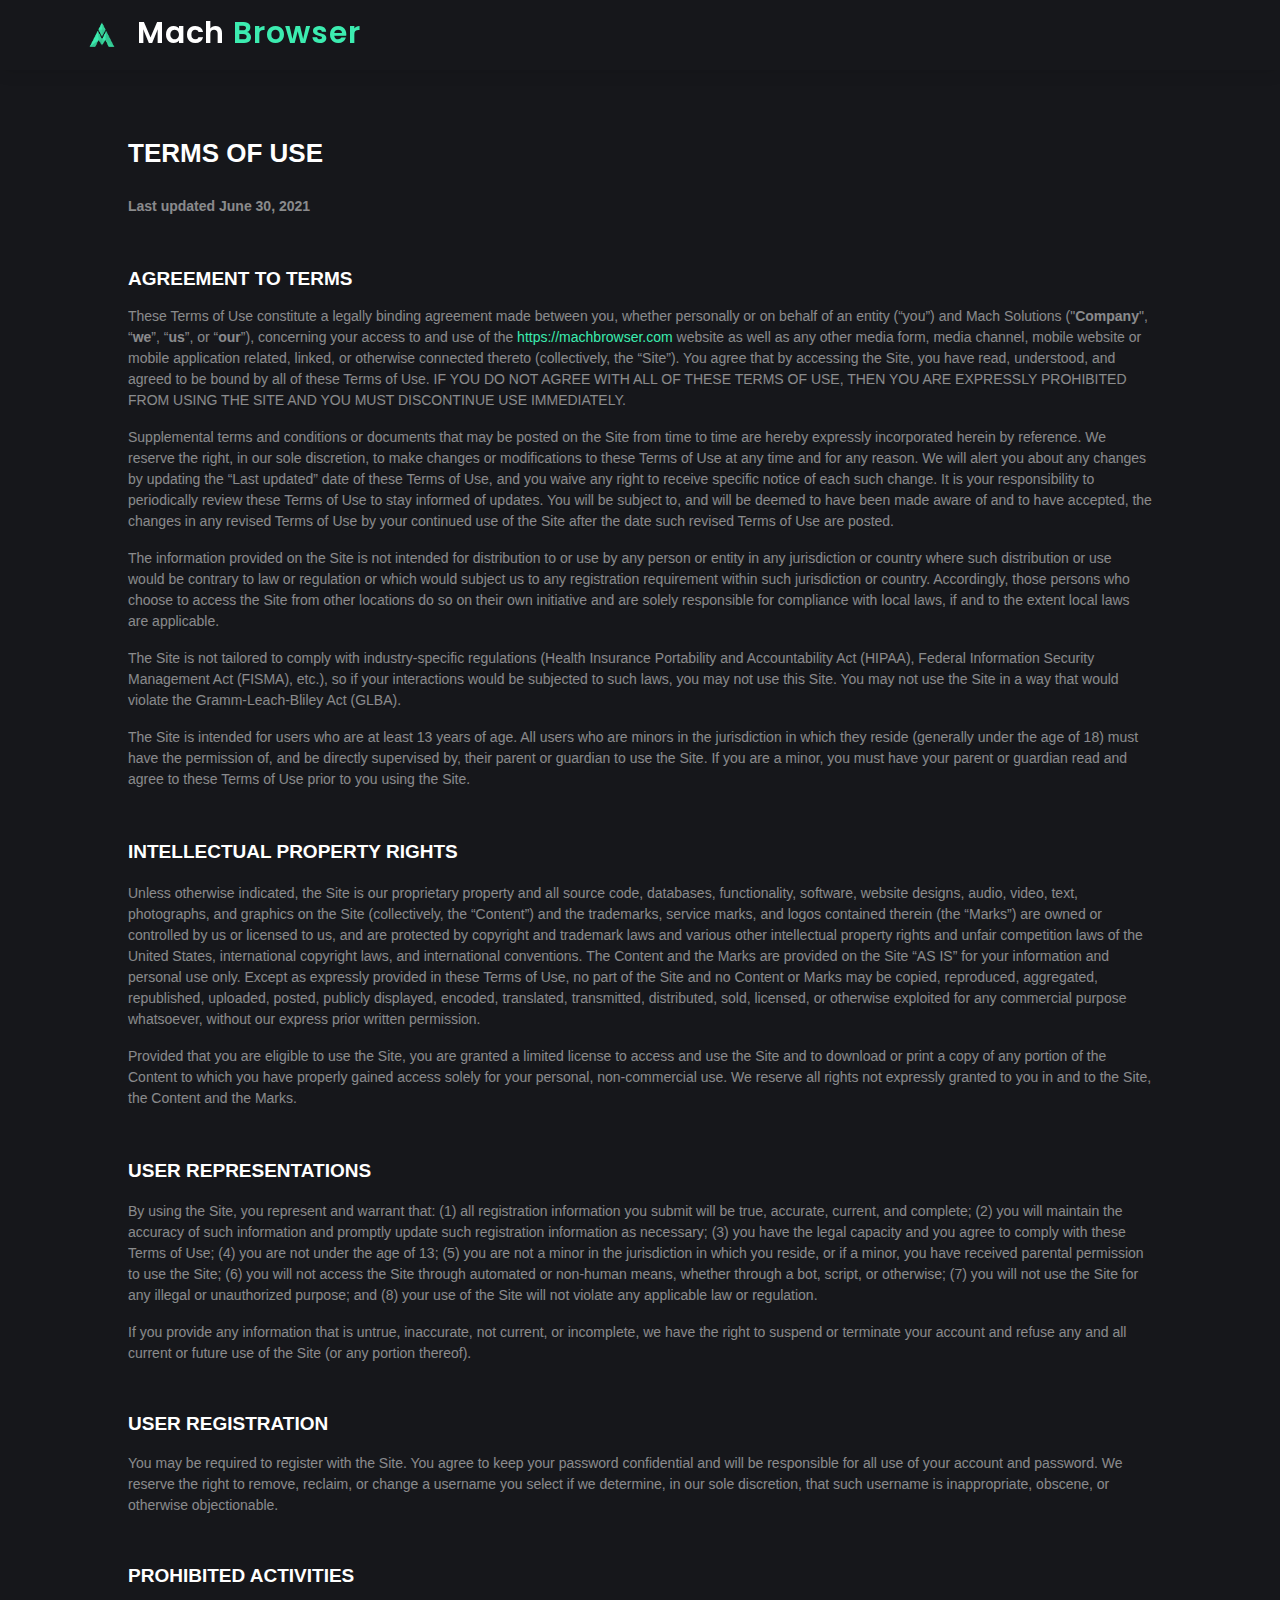
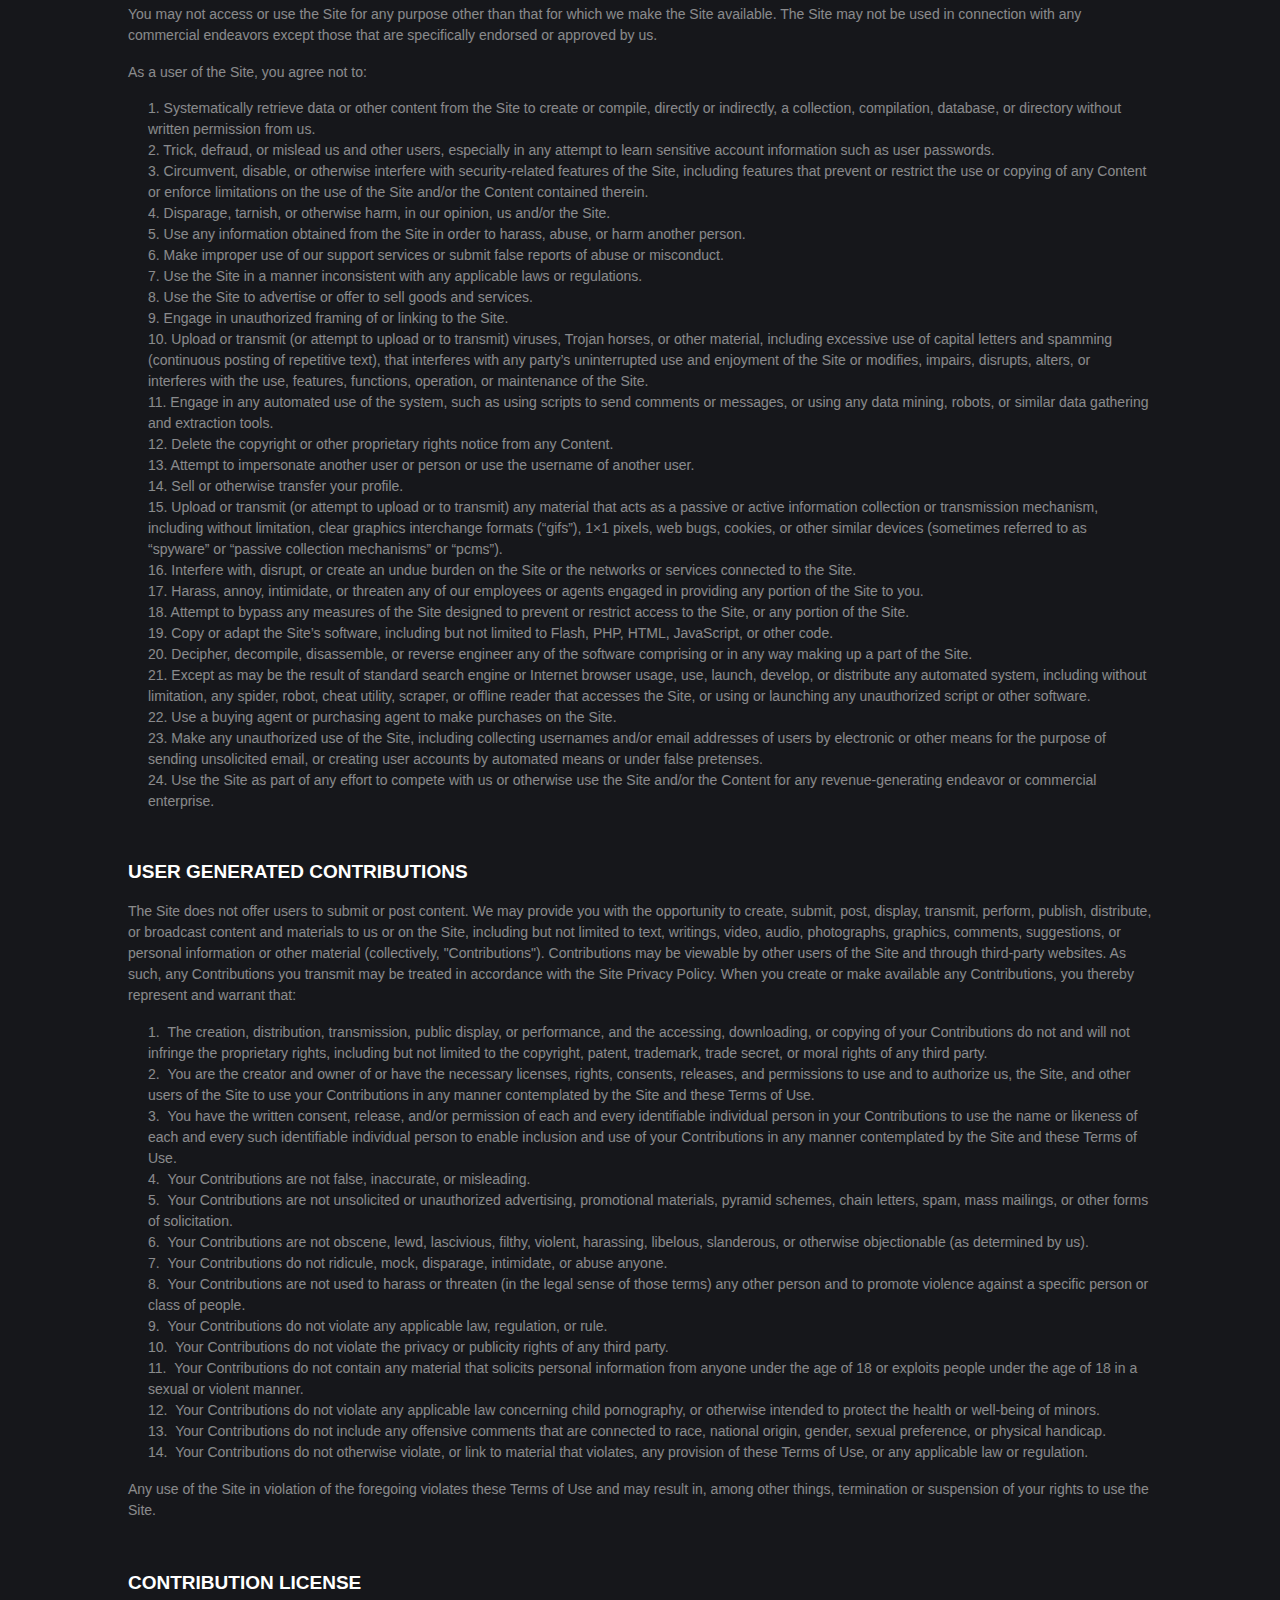
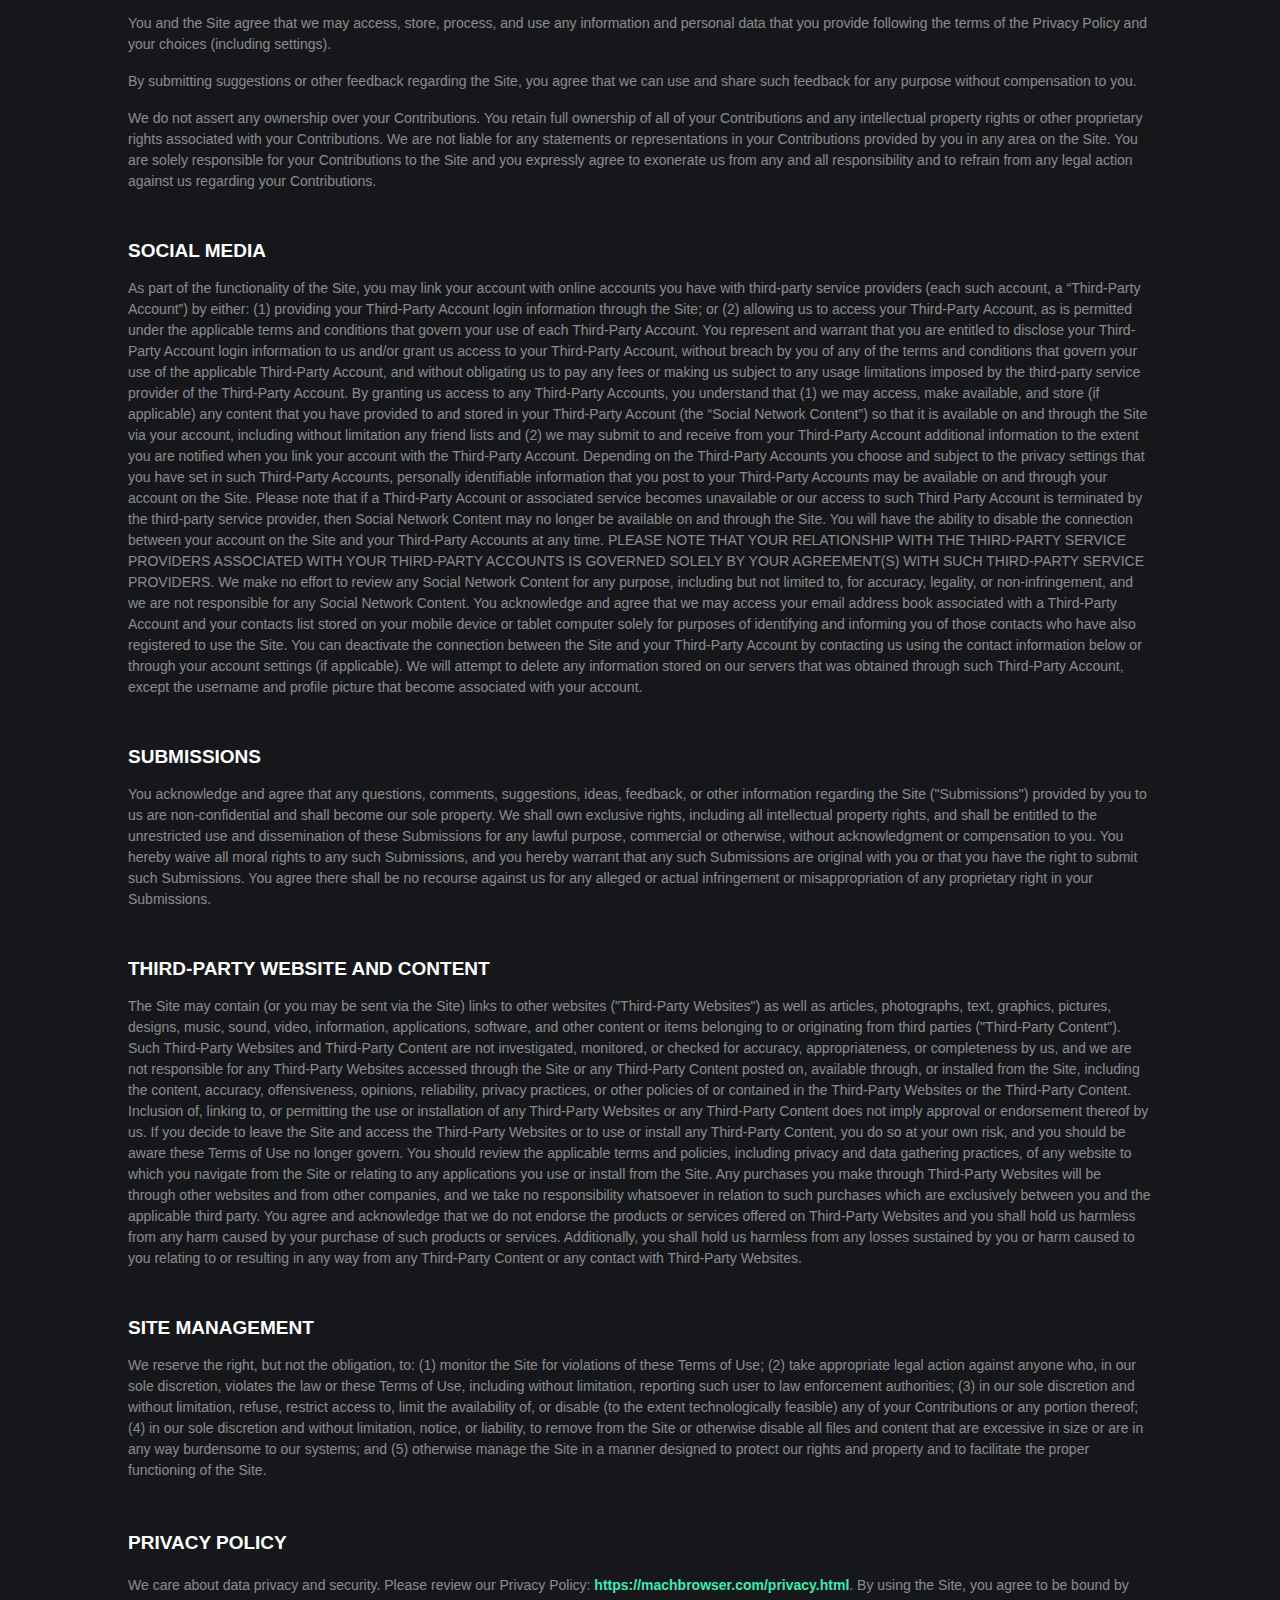
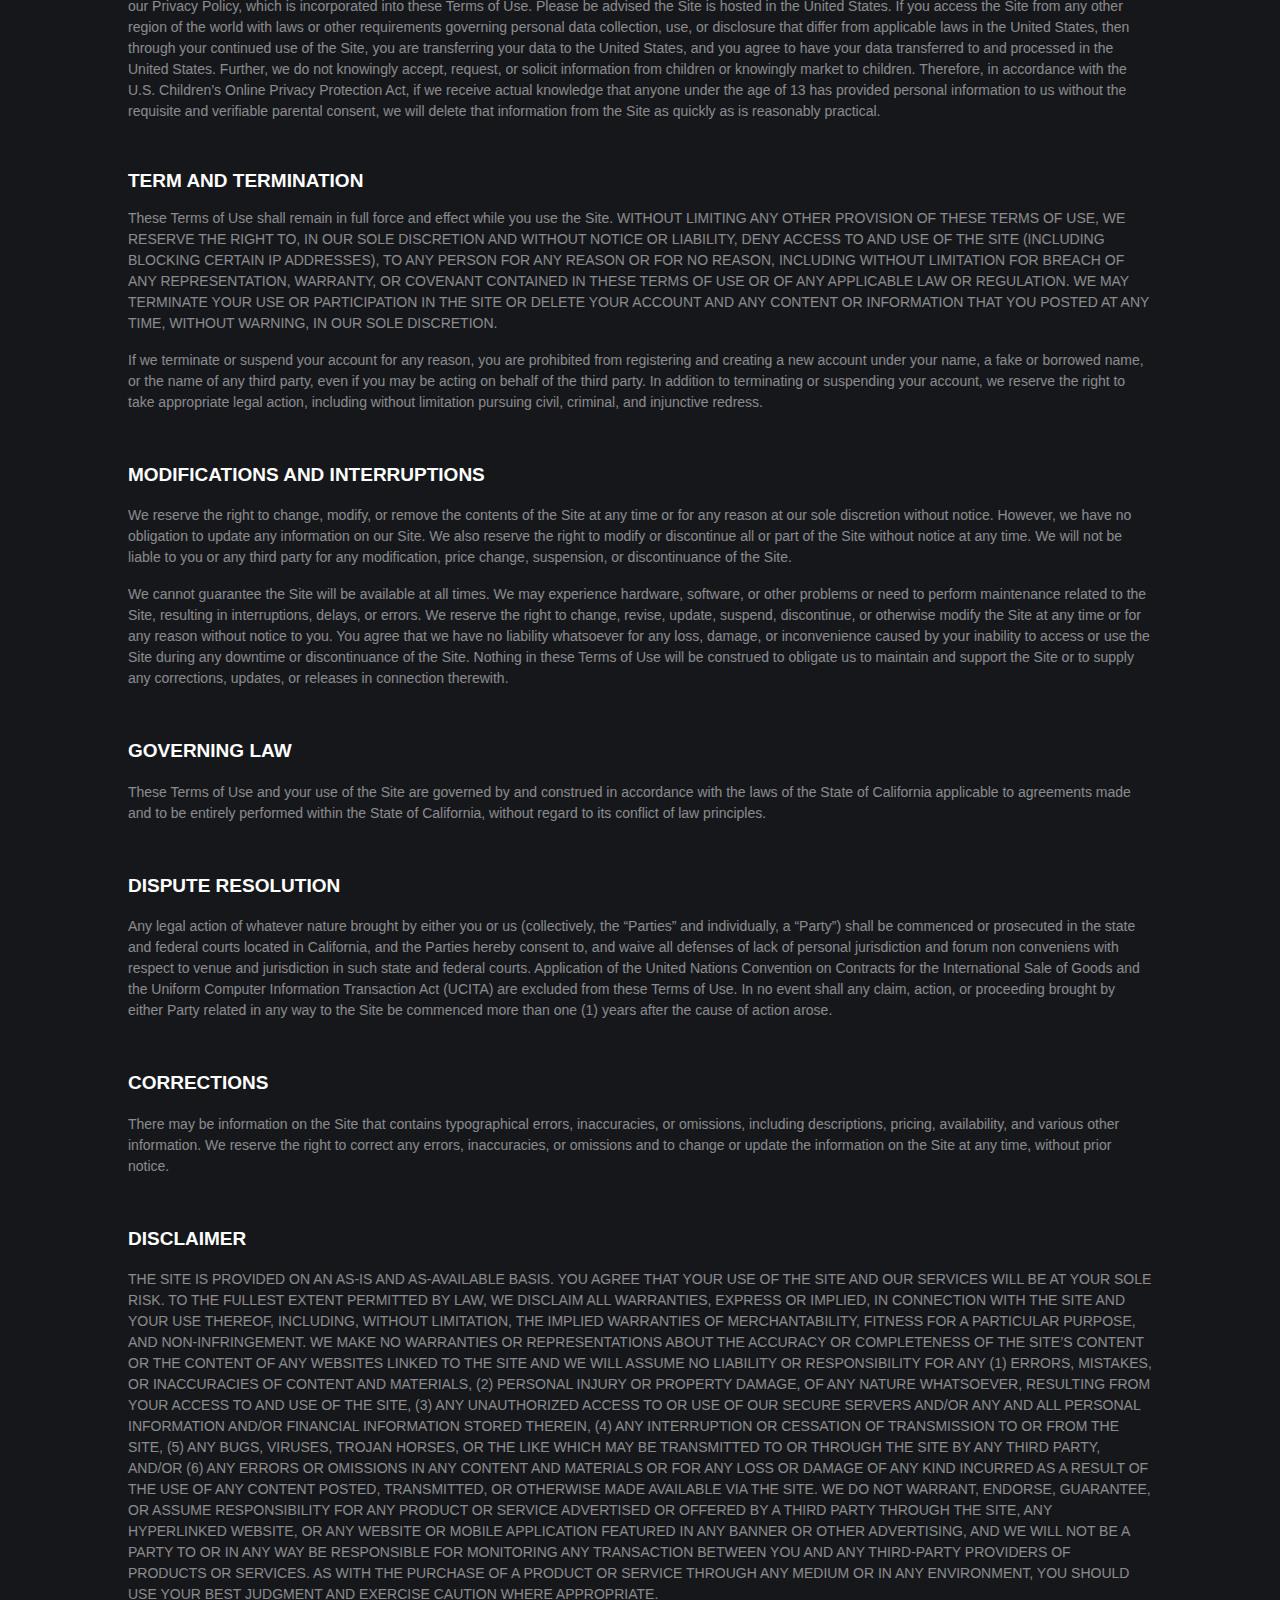
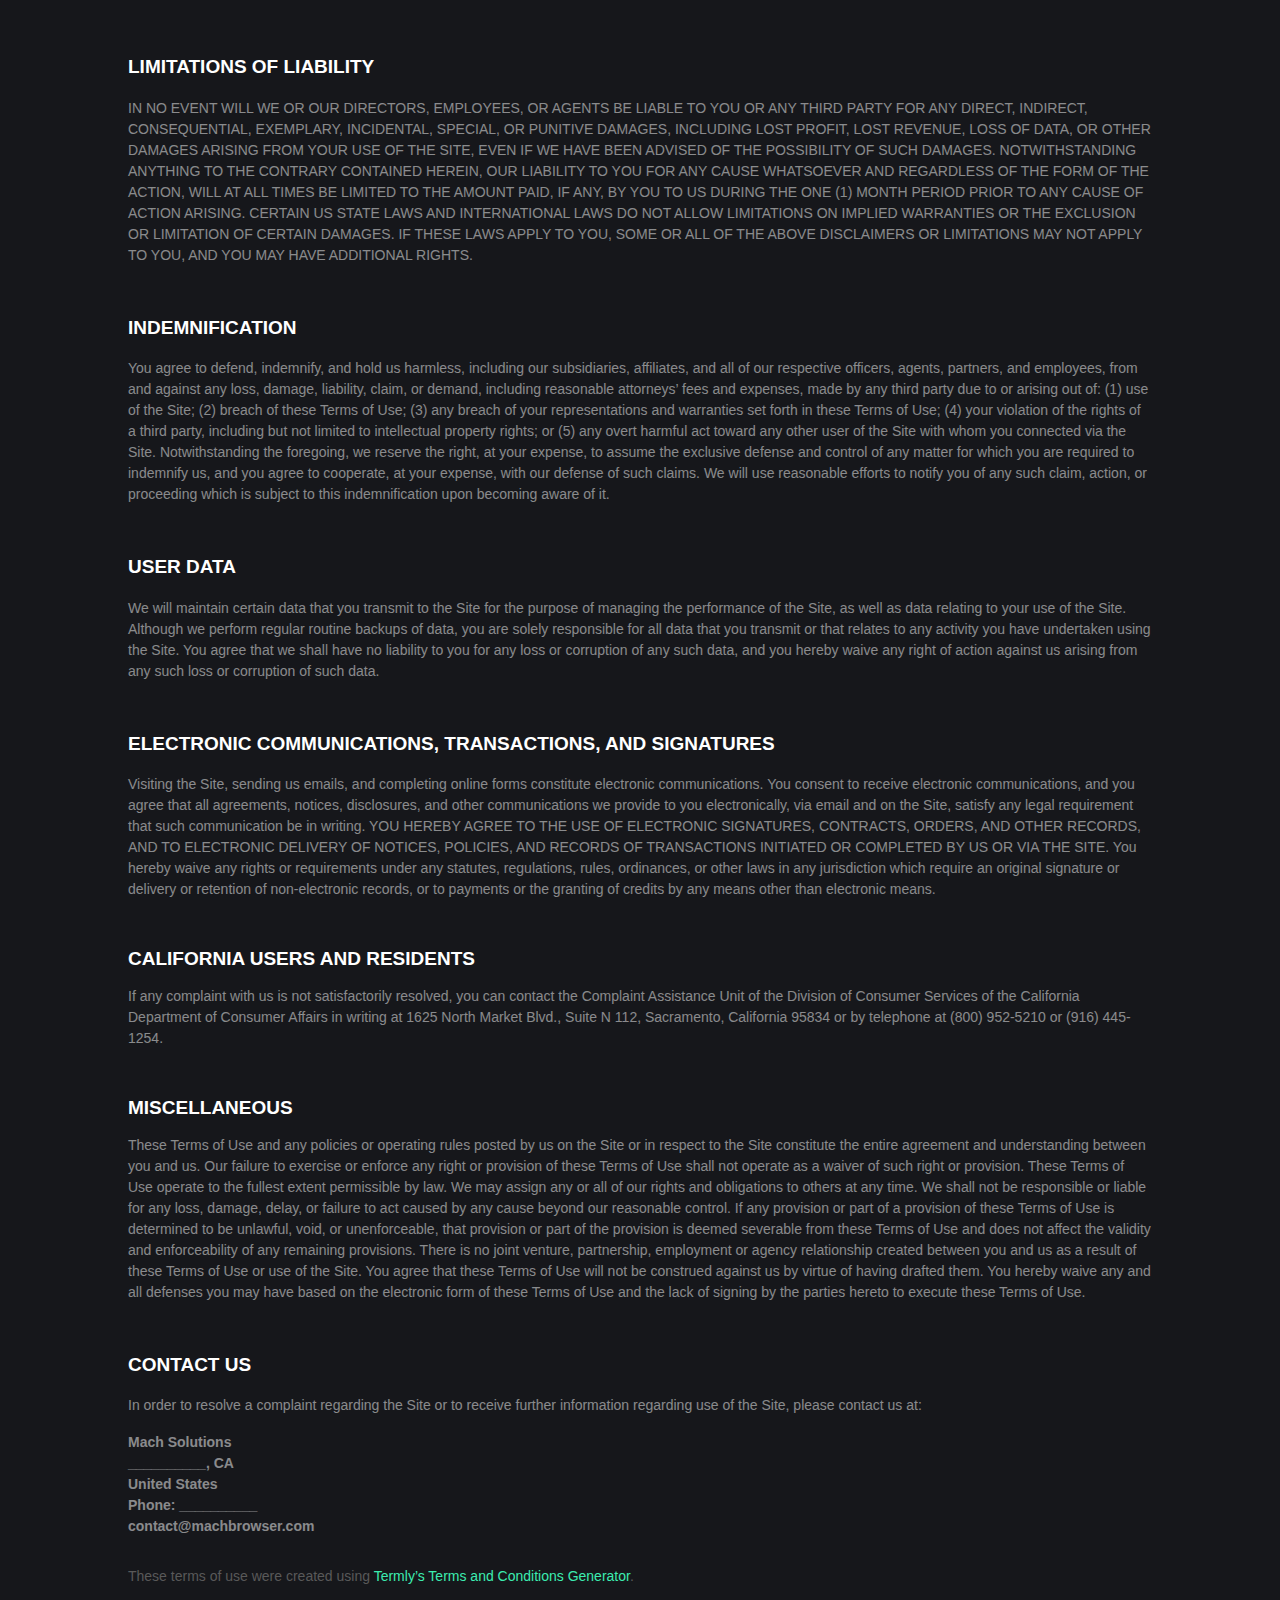
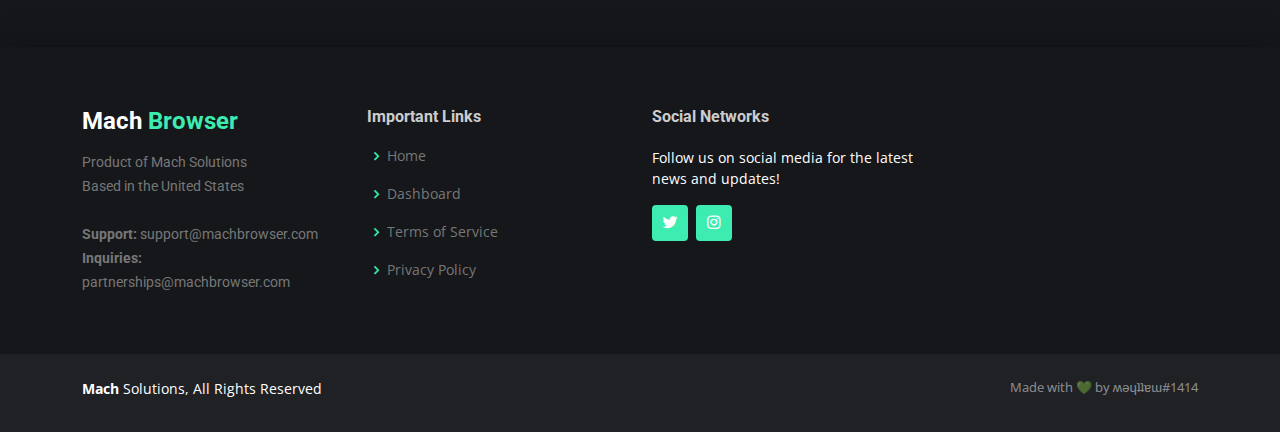
<file: tos.html>
<!DOCTYPE html>
<html lang="en">

<head>
  <meta charset="utf-8">
  <meta content="width=device-width, initial-scale=1.0" name="viewport">

  <title>Mach Browser</title>
  <meta content="" name="description">
  <meta content="" name="keywords">

  <!-- Favicons -->
  <link href="assets/img/favicon.png" rel="icon">
  <link href="assets/img/apple-touch-icon.png" rel="apple-touch-icon">

  <!-- Google Fonts -->
  <link href="https://fonts.googleapis.com/css?family=Open+Sans:300,300i,400,400i,600,600i,700,700i|Roboto:300,300i,400,400i,500,500i,600,600i,700,700i|Poppins:300,300i,400,400i,500,500i,600,600i,700,700i" rel="stylesheet">

  <!-- Vendor CSS Files -->
  <link href="assets/vendor/aos/aos.css" rel="stylesheet">
  <link href="assets/vendor/bootstrap/css/bootstrap.min.css" rel="stylesheet">
  <link href="assets/vendor/bootstrap-icons/bootstrap-icons.css" rel="stylesheet">
  <link href="assets/vendor/boxicons/css/boxicons.min.css" rel="stylesheet">
  <link href="assets/vendor/glightbox/css/glightbox.min.css" rel="stylesheet">
  <link href="assets/vendor/swiper/swiper-bundle.min.css" rel="stylesheet">

  <!-- Template Main CSS File -->
  <link href="assets/css/style.css" rel="stylesheet">

  <!-- =======================================================
  * Template Name: BizLand - v3.3.0
  * Template URL: https://bootstrapmade.com/bizland-bootstrap-business-template/
  * Author: BootstrapMade.com
  * License: https://bootstrapmade.com/license/
  ======================================================== -->
</head>

<body>

  <!-- ======= Header ======= -->
  <header id="header" class="d-flex align-items-center">
    <div class="container d-flex align-items-center justify-content-between">

      <h1 class="logo"><img src="assets/img/logo.png" id="main-logo"><a href="./index.html">Mach <span>Browser</span></a></h1>
      <!-- Uncomment below if you prefer to use an image logo -->
      <!-- <a href="index.html" class="logo"><img src="assets/img/logo.png" alt=""></a>-->

    </div>
  </header><!-- End Header -->

  <main id="main-2">

    <style>
        [data-custom-class='body'], [data-custom-class='body'] * {
                background: transparent !important;
              }
      [data-custom-class='title'], [data-custom-class='title'] * {
                font-family: Arial !important;
      font-size: 26px !important;
      color: white !important;
              }
      [data-custom-class='subtitle'], [data-custom-class='subtitle'] * {
                font-family: Arial !important;
      color: rgba(255,255,255,0.5) !important;
      font-size: 14px !important;
              }
      [data-custom-class='heading_1'], [data-custom-class='heading_1'] * {
                font-family: Arial !important;
      font-size: 19px !important;
      color: white !important;
              }
      [data-custom-class='heading_2'], [data-custom-class='heading_2'] * {
                font-family: Arial !important;
      font-size: 17px !important;
      color: white !important;
              }
      [data-custom-class='body_text'], [data-custom-class='body_text'] * {
                color: rgba(255,255,255,0.5) !important;
      font-size: 14px !important;
      font-family: Arial !important;
              }
      [data-custom-class='link'], [data-custom-class='link'] * {
                color: #3CECB0 !important;
      font-size: 14px !important;
      font-family: Arial !important;
      word-break: break-word !important;
              }
      </style>
      
            <div data-custom-class="body">
            <div align="center" style="text-align: left; line-height: 1;"><div align="center" class="MsoNormal" style="text-align: left; line-height: 150%;"><div align="center" class="MsoNormal" style="text-align:center;line-height:150%;"><a name="_2cipo4yr3w5d"></a><div align="center" class="MsoNormal" style="line-height: 22.5px;"><div align="center" class="MsoNormal" style="line-height: 150%;"><a name="_gm5sejt4p02f"></a><div align="center" class="MsoNormal" data-custom-class="title" style="text-align: left; line-height: 1.5;"><strong><span style="line-height: 22.5px; font-size: 26px;">TERMS OF USE</span></strong></div><div align="center" class="MsoNormal" style="line-height: 22.5px; text-align: left;"><a name="_7m5b3xg56u7y"></a></div><div align="center" class="MsoNormal" data-custom-class="subtitle" style="text-align: left; line-height: 22.5px;"><br></div><div align="center" class="MsoNormal" data-custom-class="subtitle" style="text-align: left; line-height: 1.5;"><span style="color: rgb(89, 89, 89); font-size: 14.6667px; text-align: justify;"><strong>Last updated <bdt class="block-container question question-in-editor" data-id="e2088df5-25ea-aec9-83d4-6284f5a7e043" data-type="question">June 30, 2021</bdt></strong></span></div></div></div><div align="center" class="MsoNormal" style="line-height: 17.25px; text-align: left;"><br></div><div align="center" class="MsoNormal" style="line-height: 17.25px; text-align: left;"><br></div><div align="center" class="MsoNormal" style="line-height: 17.25px; text-align: left;"><span style="font-size: 11pt; line-height: 16.8667px;"><br></span></div></div><div class="MsoNormal" data-custom-class="heading_1" style="line-height: 115%;"><a name="_a7mwfgcrtsqn"></a><strong><span style="line-height: 115%; font-family: Arial; font-size: 19px;">AGREEMENT TO TERMS</span></strong></div></div><div align="center" class="MsoNormal" style="text-align: left; line-height: 1;"><br></div><div align="center" class="MsoNormal" style="text-align: left; line-height: 150%;"><div class="MsoNormal" data-custom-class="body_text" style="line-height: 1.5;"><span style="font-size:11.0pt;line-height:115%;
      Arial;mso-fareast-font-family:Calibri;color:#595959;mso-themecolor:text1;
      mso-themetint:166;">These Terms of Use constitute a legally binding agreement made between you, whether personally or on behalf of an entity (“you”) and <bdt class="block-container question question-in-editor" data-id="4ab94aa9-19d1-61e0-711e-42c7d186232b" data-type="question">Mach Solutions</bdt><bdt class="block-component"></bdt> ("<bdt class="block-component"></bdt><strong>Company</strong><bdt class="statement-end-if-in-editor"></bdt>", “<strong>we</strong>”, “<strong>us</strong>”, or “<strong>our</strong>”), concerning your access to and use of the <bdt class="block-container question question-in-editor" data-id="92c3b320-1d8b-c74c-db68-d12810736807" data-type="question"><a href="https://machbrowser.com" target="_blank" data-custom-class="link">https://machbrowser.com</a></bdt> website as well as any other media form, media channel, mobile website or mobile application related, linked, or otherwise connected thereto (collectively, the “Site”). You agree that by accessing the Site, you have read, understood, and agreed to be bound by all of these Terms of Use. IF YOU DO NOT AGREE WITH ALL OF THESE TERMS OF USE, THEN YOU ARE EXPRESSLY PROHIBITED FROM USING THE SITE AND YOU MUST DISCONTINUE USE IMMEDIATELY.</span></div></div><div align="center" class="MsoNormal" style="text-align: left; line-height: 1;"><br></div><div align="center" class="MsoNormal" style="text-align: left; line-height: 150%;"><div class="MsoNormal" data-custom-class="body_text" style="line-height: 1.5;"><span style="font-size:11.0pt;line-height:115%;
      Arial;mso-fareast-font-family:Calibri;color:#595959;mso-themecolor:text1;
      mso-themetint:166;">Supplemental terms and conditions or documents that may be posted on the Site from time to time are hereby expressly incorporated herein by reference. We reserve the right, in our sole discretion, to make changes or modifications to these Terms of Use at any time and for any reason. We will alert you about any changes by updating the “Last updated” date of these Terms of Use, and you waive any right to receive specific notice of each such change. It is your responsibility to periodically review these Terms of Use to stay informed of updates. You will be subject to, and will be deemed to have been made aware of and to have accepted, the changes in any revised Terms of Use by your continued use of the Site after the date such revised Terms of Use are posted.</span></div></div><div align="center" class="MsoNormal" style="text-align: left; line-height: 1;"><br></div><div align="center" class="MsoNormal" style="text-align: left; line-height: 150%;"><div class="MsoNormal" data-custom-class="body_text" style="line-height: 1.5;"><span style="font-size:11.0pt;line-height:115%;
      Arial;mso-fareast-font-family:Calibri;color:#595959;mso-themecolor:text1;
      mso-themetint:166;">The information provided on the Site is not intended for distribution to or use by any person or entity in any jurisdiction or country where such distribution or use would be contrary to law or regulation or which would subject us to any registration requirement within such jurisdiction or country. Accordingly, those persons who choose to access the Site from other locations do so on their own initiative and are solely responsible for compliance with local laws, if and to the extent local laws are applicable.</span></div><div class="MsoNormal" style="line-height: 1.5;"><span style="font-size:11.0pt;line-height:115%;
      Arial;mso-fareast-font-family:Calibri;color:#595959;mso-themecolor:text1;
      mso-themetint:166;"><span style="font-size:11.0pt;line-height:115%;
      Arial;mso-fareast-font-family:Calibri;color:#595959;mso-themecolor:text1;
      mso-themetint:166;"><bdt class="block-component"></bdt><bdt class="block-component"></bdt></span></span></div></div><div align="center" class="MsoNormal" style="text-align: left; line-height: 1;"><br></div><div align="center" class="MsoNormal" style="text-align: left; line-height: 150%;"><div class="MsoNormal" data-custom-class="body_text" style="line-height: 1.5;"><span style="font-size:11.0pt;line-height:115%;
      Arial;mso-fareast-font-family:Calibri;color:#595959;mso-themecolor:text1;
      mso-themetint:166;">The Site is not tailored to comply with industry-specific regulations (Health Insurance Portability and Accountability Act (HIPAA), Federal Information Security Management Act (FISMA), etc.), so if your interactions would be subjected to such laws, you may not use this Site. You may not use the Site in a way that would violate the Gramm-Leach-Bliley Act (GLBA).<bdt class="block-component"><span style="font-size:11.0pt;line-height:115%;
      Arial;mso-fareast-font-family:Calibri;color:#595959;mso-themecolor:text1;
      mso-themetint:166;"><bdt class="statement-end-if-in-editor"></bdt></span></bdt></span></span></div></div><div align="center" class="MsoNormal" style="text-align: left; line-height: 1;"><br></div><div align="center" class="MsoNormal" style="text-align: left; line-height: 150%;"><div class="MsoNormal" data-custom-class="body_text" style="line-height: 1.5;"><bdt data-type="conditional-block"><bdt class="block-component" data-record-question-key="user_o18_option" data-type="statement"><span style="font-size: 15px;"></bdt><bdt data-type="body"><span style="color: rgb(89, 89, 89);">The Site is intended for users who are at least 13 years of age. All users who are minors in the jurisdiction in which they reside (generally under the age of 18) must have the permission of, and be directly supervised by, their parent or guardian to use the Site. If you are a minor, you must have your parent or guardian read and agree to these Terms of Use prior to you using the Site.</span></bdt></bdt><bdt data-type="conditional-block"> <bdt class="block-container if" data-type="if" id="a2595956-7028-dbe5-123e-d3d3a93ed076"><bdt data-type="conditional-block"><bdt class="block-component"></span></bdt></div></div><div align="center" class="MsoNormal" style="text-align: left; line-height: 1.5;"><br></div><div align="center" class="MsoNormal" style="text-align: left; line-height: 150%;"><div class="MsoNormal" style="line-height: 1.5;"><br></div><div class="MsoNormal" data-custom-class="heading_1" style="line-height: 1.5;"><a name="_4rd71iod99ud"></a><strong><span style="line-height: 115%; font-family: Arial; font-size: 19px;">INTELLECTUAL PROPERTY RIGHTS</span></strong></div></div><div align="center" class="MsoNormal" style="text-align: left; line-height: 1;"><br></div><div align="center" class="MsoNormal" style="text-align: left; line-height: 150%;"><div class="MsoNormal" data-custom-class="body_text" style="line-height: 1.5;"><span style="font-size:11.0pt;line-height:115%;
      Arial;mso-fareast-font-family:Calibri;color:#595959;mso-themecolor:text1;
      mso-themetint:166;">Unless otherwise indicated, the Site is our proprietary
      property and all source code, databases, functionality, software, website
      designs, audio, video, text, photographs, and graphics on the Site
      (collectively, the “Content”) and the trademarks, service marks, and logos
      contained therein (the “Marks”) are owned or controlled by us or licensed to
      us, and are protected by copyright and trademark laws and various other
      intellectual property rights and unfair competition laws of the United States, international copyright laws, and international conventions. The Content and the Marks are provided on the
      Site “AS IS” for your information and personal use only. Except as expressly provided in these Terms
      of Use, no part of the Site and no Content or Marks may be copied, reproduced,
      aggregated, republished, uploaded, posted, publicly displayed, encoded,
      translated, transmitted, distributed, sold, licensed, or otherwise exploited
      for any commercial purpose whatsoever, without our express prior written
      permission.</span></div></div><div align="center" class="MsoNormal" style="text-align: left; line-height: 1;"><br></div><div align="center" class="MsoNormal" style="text-align: left; line-height: 150%;"><div class="MsoNormal" data-custom-class="body_text" style="line-height: 1.5;"><span style="font-size:11.0pt;line-height:115%;
      Arial;mso-fareast-font-family:Calibri;color:#595959;mso-themecolor:text1;
      mso-themetint:166;">Provided that you are eligible to use the Site, you are
      granted a limited license to access and use the Site and to download or print a
      copy of any portion of the Content to which you have properly gained access
      solely for your personal, non-commercial use. We reserve all rights not
      expressly granted to you in and to the Site, the Content and the Marks.</span></div></div><div align="center" class="MsoNormal" style="text-align: left; line-height: 1.5;"><br></div><div align="center" class="MsoNormal" style="text-align: left; line-height: 150%;"><div class="MsoNormal" style="line-height: 1.5;"><br></div><div class="MsoNormal" data-custom-class="heading_1" style="line-height: 1.5;"><a name="_vhkegautf00d"></a><strong><span style="line-height: 115%; font-family: Arial; font-size: 19px;">USER REPRESENTATIONS</span></strong></div><div class="MsoNormal" style="line-height: 1;"><br></div></div><div align="center" class="MsoNormal" style="text-align: left; line-height: 150%;"><div class="MsoNormal" style="text-align:justify;text-justify:inter-ideograph;
      line-height:115%;"><div class="MsoNormal" data-custom-class="body_text" style="line-height: 1.5; text-align: left;"><span style="font-size: 11pt; line-height: 16.8667px; color: rgb(89, 89, 89);">By using the Site, you represent and warrant that: </span><bdt class="block-container if" data-type="if" id="d2d82ca8-275f-3f86-8149-8a5ef8054af6"><bdt data-type="conditional-block"><bdt class="block-component" data-record-question-key="user_account_option" data-type="statement"></bdt><bdt data-type="body"><span style="color: rgb(89, 89, 89); font-size: 11pt;">(</span><span style="color: rgb(89, 89, 89); font-size: 14.6667px;">1</span><span style="color: rgb(89, 89, 89); font-size: 11pt;">) all registration information you submit will be true, accurate, current, and complete; (</span><span style="color: rgb(89, 89, 89); font-size: 14.6667px;">2</span><span style="color: rgb(89, 89, 89); font-size: 11pt;">) you will maintain the accuracy of such information and promptly update such registration information as necessary<bdt class="block-container if" data-type="if" id="d2d82ca8-275f-3f86-8149-8a5ef8054af6"><bdt data-type="conditional-block"><bdt data-type="body"><span style="color: rgb(89, 89, 89); font-size: 11pt;">;</span></bdt></bdt><bdt class="statement-end-if-in-editor" data-type="close"></bdt> </bdt><span style="color: rgb(89, 89, 89); font-size: 11pt;">(</span><span style="color: rgb(89, 89, 89); font-size: 14.6667px;">3</span><span style="color: rgb(89, 89, 89); font-size: 11pt;">) you have the legal capacity and you agree to comply with these Terms of Use;</span><bdt class="block-container if" data-type="if" id="8d4c883b-bc2c-f0b4-da3e-6d0ee51aca13"><bdt data-type="conditional-block"><bdt class="block-component" data-record-question-key="user_u13_option" data-type="statement"></bdt> <bdt data-type="body"><span style="color: rgb(89, 89, 89); font-size: 11pt;">(</span><span style="color: rgb(89, 89, 89); font-size: 14.6667px;">4</span><span style="color: rgb(89, 89, 89); font-size: 11pt;">) you are not under the age of 13;</span></bdt></bdt><bdt class="statement-end-if-in-editor" data-type="close"></bdt></bdt></span></bdt></bdt></bdt><span style="color: rgb(89, 89, 89); font-size: 11pt;"> (</span><span style="color: rgb(89, 89, 89); font-size: 14.6667px;">5</span><span style="color: rgb(89, 89, 89); font-size: 11pt;">) you are not a minor in the jurisdiction in which you reside<bdt class="block-container if" data-type="if" id="76948fab-ec9e-266a-bb91-948929c050c9"><bdt data-type="conditional-block"><bdt class="block-component" data-record-question-key="user_o18_option" data-type="statement"></bdt><bdt data-type="body">, or if a minor, you have received parental permission to use the Site</bdt></bdt><bdt class="statement-end-if-in-editor" data-type="close"></bdt></bdt>; (</span><span style="color: rgb(89, 89, 89); font-size: 14.6667px;">6</span><span style="color: rgb(89, 89, 89); font-size: 11pt;">) you will not access the Site through automated or non-human means, whether through a bot, script, or otherwise; (</span><span style="color: rgb(89, 89, 89); font-size: 14.6667px;">7</span><span style="color: rgb(89, 89, 89); font-size: 11pt;">) you will not use the Site for any illegal or unauthorized purpose; and (</span><span style="color: rgb(89, 89, 89); font-size: 14.6667px;">8</span><span style="color: rgb(89, 89, 89); font-size: 11pt;">) your use of the Site will not violate any applicable law or regulation.</span><span style="color: rgb(89, 89, 89); font-size: 14.6667px;"></span></div></div><div class="MsoNormal" style="text-align: justify; line-height: 1;"><br></div><div class="MsoNormal" style="text-align:justify;text-justify:inter-ideograph;
      line-height:115%;"><div class="MsoNormal" data-custom-class="body_text" style="line-height: 1.5; text-align: left;"><span style="font-size: 11pt; line-height: 16.8667px; color: rgb(89, 89, 89);">If you provide any information that is untrue, inaccurate, not current, or incomplete, we have the right to suspend or terminate your account and refuse any and all current or future use of the Site (or any portion thereof).</span></div></div></div><div align="center" class="MsoNormal" style="text-align: left; line-height: 1.5;"><br></div><div align="center" class="MsoNormal" style="text-align: left; line-height: 150%;"><div class="MsoNormal" style="line-height: 1.5;"><br></div><div class="MsoNormal" style="line-height: 1;"><a name="_esuoutkhaf53"></a> <bdt data-type="conditional-block"><bdt class="block-component" data-record-question-key="user_account_option" data-type="statement"><span style="font-size: 15px;"></span></bdt><bdt data-type="body"><div class="MsoNormal" data-custom-class="heading_1" style="line-height: 17.25px;"><strong><span style="line-height: 24.5333px; font-size: 19px;">USER REGISTRATION</span></strong></div></bdt></bdt></div><div class="MsoNormal" style="line-height: 1;"><br></div><div class="MsoNormal" style="line-height: 1;"><bdt data-type="conditional-block"><bdt data-type="body"><div class="MsoNormal" data-custom-class="body_text" style="line-height: 1.5;"><span style="font-size: 11pt; line-height: 16.8667px; color: rgb(89, 89, 89);">You may be required to register with the Site. You agree to keep your password confidential and will be responsible for all use of your account and password. We reserve the right to remove, reclaim, or change a username you select if we determine, in our sole discretion, that such username is inappropriate, obscene, or otherwise objectionable.</span></div></bdt></bdt></div></div><div align="center" class="MsoNormal" style="text-align: left; line-height: 1.5;"><br></div><div align="center" class="MsoNormal" style="text-align: left; line-height: 1.5;"><br></div><div align="center" class="MsoNormal" style="text-align: left; line-height: 150%;"><div class="MsoNormal" style="line-height: 1.5;"><bdt class="statement-end-if-in-editor" data-type="close"><span style="font-size: 15px;"></span></bdt></div><div class="MsoNormal" style="line-height:115%;"><a name="_1voziltdxegg"></a><div class="MsoNormal" data-custom-class="heading_1" style="line-height: 17.25px;"><strong><span style="line-height: 24.5333px; font-size: 19px;">PROHIBITED ACTIVITIES</span></strong></div></div><div class="MsoNormal" style="line-height: 1;"><br></div><div class="MsoNormal" style="line-height:115%;"><div class="MsoNormal" data-custom-class="body_text" style="line-height: 1.5;"><span style="font-size: 11pt; line-height: 16.8667px; color: rgb(89, 89, 89);">You may not access or use the Site for any purpose other than that for which we make the Site available. The Site may not be used in connection with any commercial endeavors except those that are specifically endorsed or approved by us.</span></div></div><div class="MsoNormal" style="line-height: 1;"><br></div><div class="MsoNormal" style="line-height:115%;"><div class="MsoNormal" style="text-align: justify; line-height: 17.25px;"><div class="MsoNormal" style="line-height: 17.25px;"><div class="MsoNormal" data-custom-class="body_text" style="line-height: 1.5; text-align: left;"><span style="font-size: 11pt; line-height: 16.8667px; color: rgb(89, 89, 89);">As a user of the Site, you agree not to:</span></div><div class="MsoNormal" style="line-height: 17.25px;"><span style="font-size: 15px; line-height: 16.8667px; color: rgb(89, 89, 89);"><div class="MsoNormal" style="color: rgb(10, 54, 90); font-size: 15px; line-height: 1; text-align: left;"><br></div></span></div></div><div class="MsoNormal" data-custom-class="body_text" style="line-height: 1.5; margin-left: 20px; text-align: left;"><span style="font-size: 11pt; line-height: 16.8667px; color: rgb(89, 89, 89);"><span style="font-family: sans-serif; font-size: 15px; font-style: normal; font-variant-ligatures: normal; font-variant-caps: normal; font-weight: 400; letter-spacing: normal; orphans: 2; text-align: justify; text-indent: -29.4px; text-transform: none; white-space: normal; widows: 2; word-spacing: 0px; -webkit-text-stroke-width: 0px; background-color: rgb(255, 255, 255); text-decoration-style: initial; text-decoration-color: initial; color: rgb(89, 89, 89);"><bdt class="block-component"></bdt><span style="line-height: 16.8667px; color: rgb(89, 89, 89);"><span style="font-family: sans-serif; font-style: normal; font-variant-ligatures: normal; font-variant-caps: normal; font-weight: 400; letter-spacing: normal; orphans: 2; text-align: justify; text-indent: -22.05pt; text-transform: none; white-space: normal; widows: 2; word-spacing: 0px; -webkit-text-stroke-width: 0px; background-color: rgb(255, 255, 255); text-decoration-style: initial; text-decoration-color: initial; color: rgb(89, 89, 89);"><bdt class="block-container forloop" data-type="forloop" id="19beb913-5a5e-2b51-51f9-8600a8eb26c3" style="display: inline;"><bdt data-type="conditional-block" style="display: inline;"><bdt data-type="body" style="display: inline;">1</bdt></bdt></bdt></span><span style="font-family: sans-serif; font-style: normal; font-variant-ligatures: normal; font-variant-caps: normal; font-weight: 400; letter-spacing: normal; orphans: 2; text-align: justify; text-indent: -29.4px; text-transform: none; white-space: normal; widows: 2; word-spacing: 0px; -webkit-text-stroke-width: 0px; background-color: rgb(255, 255, 255); text-decoration-style: initial; text-decoration-color: initial; color: rgb(89, 89, 89);">. </span></span>Systematically retrieve data or other content from the Site to create or compile, directly or indirectly, a collection, compilation, database, or directory without written permission from us.<bdt class="statement-end-if-in-editor"></bdt></span></span></div><div class="MsoNormal" data-custom-class="body_text" style="line-height: 1.5; margin-left: 20px; text-align: left;"><span style="font-size: 15px;"><bdt class="block-component"></bdt><span style="line-height: 16.8667px; color: rgb(89, 89, 89);"><span style="font-family: sans-serif; font-style: normal; font-variant-ligatures: normal; font-variant-caps: normal; font-weight: 400; letter-spacing: normal; orphans: 2; text-align: justify; text-indent: -29.4px; text-transform: none; white-space: normal; widows: 2; word-spacing: 0px; -webkit-text-stroke-width: 0px; background-color: rgb(255, 255, 255); text-decoration-style: initial; text-decoration-color: initial; color: rgb(89, 89, 89);"><span style="line-height: 16.8667px; color: rgb(89, 89, 89);"><span style="font-family: sans-serif; font-style: normal; font-variant-ligatures: normal; font-variant-caps: normal; font-weight: 400; letter-spacing: normal; orphans: 2; text-align: justify; text-indent: -22.05pt; text-transform: none; white-space: normal; widows: 2; word-spacing: 0px; -webkit-text-stroke-width: 0px; background-color: rgb(255, 255, 255); text-decoration-style: initial; text-decoration-color: initial; color: rgb(89, 89, 89);"><bdt class="block-container forloop" data-type="forloop" id="19beb913-5a5e-2b51-51f9-8600a8eb26c3" style="display: inline;"><bdt data-type="conditional-block" style="display: inline;"><bdt data-type="body" style="display: inline;">2</bdt></bdt></bdt></span><span style="font-family: sans-serif; font-style: normal; font-variant-ligatures: normal; font-variant-caps: normal; font-weight: 400; letter-spacing: normal; orphans: 2; text-align: justify; text-indent: -29.4px; text-transform: none; white-space: normal; widows: 2; word-spacing: 0px; -webkit-text-stroke-width: 0px; background-color: rgb(255, 255, 255); text-decoration-style: initial; text-decoration-color: initial; color: rgb(89, 89, 89);">. Trick, defraud, or mislead us and other users, especially in any attempt to learn sensitive account information such as user passwords.</span></span></span></span><bdt class="statement-end-if-in-editor"></bdt></span></div><div class="MsoNormal" data-custom-class="body_text" style="line-height: 1.5; margin-left: 20px; text-align: left;"><span style="font-size: 15px;"><bdt class="block-component"></bdt><span style="line-height: 16.8667px; color: rgb(89, 89, 89);"><span style="font-family: sans-serif; font-style: normal; font-variant-ligatures: normal; font-variant-caps: normal; font-weight: 400; letter-spacing: normal; orphans: 2; text-align: justify; text-indent: -29.4px; text-transform: none; white-space: normal; widows: 2; word-spacing: 0px; -webkit-text-stroke-width: 0px; background-color: rgb(255, 255, 255); text-decoration-style: initial; text-decoration-color: initial; color: rgb(89, 89, 89);"><span style="line-height: 16.8667px; color: rgb(89, 89, 89);"><span style="font-family: sans-serif; font-style: normal; font-variant-ligatures: normal; font-variant-caps: normal; font-weight: 400; letter-spacing: normal; orphans: 2; text-align: justify; text-indent: -22.05pt; text-transform: none; white-space: normal; widows: 2; word-spacing: 0px; -webkit-text-stroke-width: 0px; background-color: rgb(255, 255, 255); text-decoration-style: initial; text-decoration-color: initial; color: rgb(89, 89, 89);"><bdt class="block-container forloop" data-type="forloop" id="19beb913-5a5e-2b51-51f9-8600a8eb26c3" style="display: inline;"><bdt data-type="conditional-block" style="display: inline;"><bdt data-type="body" style="display: inline;">3</bdt></bdt></bdt></span><span style="font-family: sans-serif; font-style: normal; font-variant-ligatures: normal; font-variant-caps: normal; font-weight: 400; letter-spacing: normal; orphans: 2; text-align: justify; text-indent: -29.4px; text-transform: none; white-space: normal; widows: 2; word-spacing: 0px; -webkit-text-stroke-width: 0px; background-color: rgb(255, 255, 255); text-decoration-style: initial; text-decoration-color: initial; color: rgb(89, 89, 89);">. Circumvent, disable, or otherwise interfere with security-related features of the Site, including features that prevent or restrict the use or copying of any Content or enforce limitations on the use of the Site and/or the Content contained therein.</span></span></span></span><bdt class="statement-end-if-in-editor"></bdt></span></div><div class="MsoNormal" data-custom-class="body_text" style="line-height: 1.5; margin-left: 20px; text-align: left;"><span style="font-size: 15px;"><bdt class="block-component"></bdt><span style="line-height: 16.8667px; color: rgb(89, 89, 89);"><span style="font-family: sans-serif; font-style: normal; font-variant-ligatures: normal; font-variant-caps: normal; font-weight: 400; letter-spacing: normal; orphans: 2; text-align: justify; text-indent: -29.4px; text-transform: none; white-space: normal; widows: 2; word-spacing: 0px; -webkit-text-stroke-width: 0px; background-color: rgb(255, 255, 255); text-decoration-style: initial; text-decoration-color: initial; color: rgb(89, 89, 89);"><span style="line-height: 16.8667px; color: rgb(89, 89, 89);"><span style="font-family: sans-serif; font-style: normal; font-variant-ligatures: normal; font-variant-caps: normal; font-weight: 400; letter-spacing: normal; orphans: 2; text-align: justify; text-indent: -22.05pt; text-transform: none; white-space: normal; widows: 2; word-spacing: 0px; -webkit-text-stroke-width: 0px; background-color: rgb(255, 255, 255); text-decoration-style: initial; text-decoration-color: initial; color: rgb(89, 89, 89);"><bdt class="block-container forloop" data-type="forloop" id="19beb913-5a5e-2b51-51f9-8600a8eb26c3" style="display: inline;"><bdt data-type="conditional-block" style="display: inline;"><bdt data-type="body" style="display: inline;">4</bdt></bdt></bdt></span><span style="font-family: sans-serif; font-style: normal; font-variant-ligatures: normal; font-variant-caps: normal; font-weight: 400; letter-spacing: normal; orphans: 2; text-align: justify; text-indent: -29.4px; text-transform: none; white-space: normal; widows: 2; word-spacing: 0px; -webkit-text-stroke-width: 0px; background-color: rgb(255, 255, 255); text-decoration-style: initial; text-decoration-color: initial; color: rgb(89, 89, 89);">. Disparage, tarnish, or otherwise harm, in our opinion, us and/or the Site.</span></span></span></span><bdt class="statement-end-if-in-editor"></bdt></span></div><div class="MsoNormal" data-custom-class="body_text" style="line-height: 1.5; margin-left: 20px; text-align: left;"><span style="font-size: 15px;"><bdt class="block-component"></bdt><span style="line-height: 16.8667px; color: rgb(89, 89, 89);"><span style="font-family: sans-serif; font-style: normal; font-variant-ligatures: normal; font-variant-caps: normal; font-weight: 400; letter-spacing: normal; orphans: 2; text-align: justify; text-indent: -29.4px; text-transform: none; white-space: normal; widows: 2; word-spacing: 0px; -webkit-text-stroke-width: 0px; background-color: rgb(255, 255, 255); text-decoration-style: initial; text-decoration-color: initial; color: rgb(89, 89, 89);"><span style="line-height: 16.8667px; color: rgb(89, 89, 89);"><span style="font-family: sans-serif; font-style: normal; font-variant-ligatures: normal; font-variant-caps: normal; font-weight: 400; letter-spacing: normal; orphans: 2; text-align: justify; text-indent: -22.05pt; text-transform: none; white-space: normal; widows: 2; word-spacing: 0px; -webkit-text-stroke-width: 0px; background-color: rgb(255, 255, 255); text-decoration-style: initial; text-decoration-color: initial; color: rgb(89, 89, 89);"><bdt class="block-container forloop" data-type="forloop" id="19beb913-5a5e-2b51-51f9-8600a8eb26c3" style="display: inline;"><bdt data-type="conditional-block" style="display: inline;"><bdt data-type="body" style="display: inline;">5</bdt></bdt></bdt></span><span style="font-family: sans-serif; font-style: normal; font-variant-ligatures: normal; font-variant-caps: normal; font-weight: 400; letter-spacing: normal; orphans: 2; text-align: justify; text-indent: -29.4px; text-transform: none; white-space: normal; widows: 2; word-spacing: 0px; -webkit-text-stroke-width: 0px; background-color: rgb(255, 255, 255); text-decoration-style: initial; text-decoration-color: initial; color: rgb(89, 89, 89);">. Use any information obtained from the Site in order to harass, abuse, or harm another person.</span></span></span></span><bdt class="statement-end-if-in-editor"></bdt></span></div><div class="MsoNormal" data-custom-class="body_text" style="line-height: 1.5; margin-left: 20px; text-align: left;"><span style="font-size: 15px;"><bdt class="block-component"></bdt><span style="line-height: 16.8667px; color: rgb(89, 89, 89);"><span style="font-family: sans-serif; font-style: normal; font-variant-ligatures: normal; font-variant-caps: normal; font-weight: 400; letter-spacing: normal; orphans: 2; text-align: justify; text-indent: -29.4px; text-transform: none; white-space: normal; widows: 2; word-spacing: 0px; -webkit-text-stroke-width: 0px; background-color: rgb(255, 255, 255); text-decoration-style: initial; text-decoration-color: initial; color: rgb(89, 89, 89);"><span style="line-height: 16.8667px; color: rgb(89, 89, 89);"><span style="font-family: sans-serif; font-style: normal; font-variant-ligatures: normal; font-variant-caps: normal; font-weight: 400; letter-spacing: normal; orphans: 2; text-align: justify; text-indent: -22.05pt; text-transform: none; white-space: normal; widows: 2; word-spacing: 0px; -webkit-text-stroke-width: 0px; background-color: rgb(255, 255, 255); text-decoration-style: initial; text-decoration-color: initial; color: rgb(89, 89, 89);"><bdt class="block-container forloop" data-type="forloop" id="19beb913-5a5e-2b51-51f9-8600a8eb26c3" style="display: inline;"><bdt data-type="conditional-block" style="display: inline;"><bdt data-type="body" style="display: inline;">6</bdt></bdt></bdt></span><span style="font-family: sans-serif; font-style: normal; font-variant-ligatures: normal; font-variant-caps: normal; font-weight: 400; letter-spacing: normal; orphans: 2; text-align: justify; text-indent: -29.4px; text-transform: none; white-space: normal; widows: 2; word-spacing: 0px; -webkit-text-stroke-width: 0px; background-color: rgb(255, 255, 255); text-decoration-style: initial; text-decoration-color: initial; color: rgb(89, 89, 89);">. Make improper use of our support services or submit false reports of abuse or misconduct.</span></span></span></span><bdt class="statement-end-if-in-editor"></bdt></span></div><div class="MsoNormal" data-custom-class="body_text" style="line-height: 1.5; margin-left: 20px; text-align: left;"><span style="font-size: 15px;"><bdt class="block-component"></bdt><span style="line-height: 16.8667px; color: rgb(89, 89, 89);"><span style="font-family: sans-serif; font-style: normal; font-variant-ligatures: normal; font-variant-caps: normal; font-weight: 400; letter-spacing: normal; orphans: 2; text-align: justify; text-indent: -29.4px; text-transform: none; white-space: normal; widows: 2; word-spacing: 0px; -webkit-text-stroke-width: 0px; background-color: rgb(255, 255, 255); text-decoration-style: initial; text-decoration-color: initial; color: rgb(89, 89, 89);"><span style="line-height: 16.8667px; color: rgb(89, 89, 89);"><span style="font-family: sans-serif; font-style: normal; font-variant-ligatures: normal; font-variant-caps: normal; font-weight: 400; letter-spacing: normal; orphans: 2; text-align: justify; text-indent: -22.05pt; text-transform: none; white-space: normal; widows: 2; word-spacing: 0px; -webkit-text-stroke-width: 0px; background-color: rgb(255, 255, 255); text-decoration-style: initial; text-decoration-color: initial; color: rgb(89, 89, 89);"><bdt class="block-container forloop" data-type="forloop" id="19beb913-5a5e-2b51-51f9-8600a8eb26c3" style="display: inline;"><bdt data-type="conditional-block" style="display: inline;"><bdt data-type="body" style="display: inline;">7</bdt></bdt></bdt></span><span style="font-family: sans-serif; font-style: normal; font-variant-ligatures: normal; font-variant-caps: normal; font-weight: 400; letter-spacing: normal; orphans: 2; text-align: justify; text-indent: -29.4px; text-transform: none; white-space: normal; widows: 2; word-spacing: 0px; -webkit-text-stroke-width: 0px; background-color: rgb(255, 255, 255); text-decoration-style: initial; text-decoration-color: initial; color: rgb(89, 89, 89);">. Use the Site in a manner inconsistent with any applicable laws or regulations.</span></span></span></span><bdt class="statement-end-if-in-editor"></bdt></span></div><div class="MsoNormal" data-custom-class="body_text" style="line-height: 1.5; margin-left: 20px; text-align: left;"><span style="font-size: 15px;"><bdt class="block-component"></bdt><span style="line-height: 16.8667px; color: rgb(89, 89, 89);"><span style="font-family: sans-serif; font-style: normal; font-variant-ligatures: normal; font-variant-caps: normal; font-weight: 400; letter-spacing: normal; orphans: 2; text-align: justify; text-indent: -29.4px; text-transform: none; white-space: normal; widows: 2; word-spacing: 0px; -webkit-text-stroke-width: 0px; background-color: rgb(255, 255, 255); text-decoration-style: initial; text-decoration-color: initial; color: rgb(89, 89, 89);"><span style="line-height: 16.8667px; color: rgb(89, 89, 89);"><span style="font-family: sans-serif; font-style: normal; font-variant-ligatures: normal; font-variant-caps: normal; font-weight: 400; letter-spacing: normal; orphans: 2; text-align: justify; text-indent: -22.05pt; text-transform: none; white-space: normal; widows: 2; word-spacing: 0px; -webkit-text-stroke-width: 0px; background-color: rgb(255, 255, 255); text-decoration-style: initial; text-decoration-color: initial; color: rgb(89, 89, 89);"><bdt class="block-container forloop" data-type="forloop" id="19beb913-5a5e-2b51-51f9-8600a8eb26c3" style="display: inline;"><bdt data-type="conditional-block" style="display: inline;"><bdt data-type="body" style="display: inline;">8</bdt></bdt></bdt></span><span style="font-family: sans-serif; font-style: normal; font-variant-ligatures: normal; font-variant-caps: normal; font-weight: 400; letter-spacing: normal; orphans: 2; text-align: justify; text-indent: -29.4px; text-transform: none; white-space: normal; widows: 2; word-spacing: 0px; -webkit-text-stroke-width: 0px; background-color: rgb(255, 255, 255); text-decoration-style: initial; text-decoration-color: initial; color: rgb(89, 89, 89);">. Use the Site to advertise or offer to sell goods and services.</span></span></span></span><bdt class="statement-end-if-in-editor"></bdt></span></div><div class="MsoNormal" data-custom-class="body_text" style="line-height: 1.5; margin-left: 20px; text-align: left;"><span style="font-size: 15px;"><bdt class="block-component"></bdt><span style="line-height: 16.8667px; color: rgb(89, 89, 89);"><span style="font-family: sans-serif; font-style: normal; font-variant-ligatures: normal; font-variant-caps: normal; font-weight: 400; letter-spacing: normal; orphans: 2; text-align: justify; text-indent: -29.4px; text-transform: none; white-space: normal; widows: 2; word-spacing: 0px; -webkit-text-stroke-width: 0px; background-color: rgb(255, 255, 255); text-decoration-style: initial; text-decoration-color: initial; color: rgb(89, 89, 89);"><span style="line-height: 16.8667px; color: rgb(89, 89, 89);"><span style="font-family: sans-serif; font-style: normal; font-variant-ligatures: normal; font-variant-caps: normal; font-weight: 400; letter-spacing: normal; orphans: 2; text-align: justify; text-indent: -22.05pt; text-transform: none; white-space: normal; widows: 2; word-spacing: 0px; -webkit-text-stroke-width: 0px; background-color: rgb(255, 255, 255); text-decoration-style: initial; text-decoration-color: initial; color: rgb(89, 89, 89);"><bdt class="block-container forloop" data-type="forloop" id="19beb913-5a5e-2b51-51f9-8600a8eb26c3" style="display: inline;"><bdt data-type="conditional-block" style="display: inline;"><bdt data-type="body" style="display: inline;">9</bdt></bdt></bdt></span><span style="font-family: sans-serif; font-style: normal; font-variant-ligatures: normal; font-variant-caps: normal; font-weight: 400; letter-spacing: normal; orphans: 2; text-align: justify; text-indent: -29.4px; text-transform: none; white-space: normal; widows: 2; word-spacing: 0px; -webkit-text-stroke-width: 0px; background-color: rgb(255, 255, 255); text-decoration-style: initial; text-decoration-color: initial; color: rgb(89, 89, 89);">. Engage in unauthorized framing of or linking to the Site.</span></span></span></span><bdt class="statement-end-if-in-editor"></bdt></span></div><div class="MsoNormal" data-custom-class="body_text" style="line-height: 1.5; margin-left: 20px; text-align: left;"><span style="font-size: 15px;"><bdt class="block-component"></bdt><span style="line-height: 16.8667px; color: rgb(89, 89, 89);"><span style="font-family: sans-serif; font-style: normal; font-variant-ligatures: normal; font-variant-caps: normal; font-weight: 400; letter-spacing: normal; orphans: 2; text-align: justify; text-indent: -29.4px; text-transform: none; white-space: normal; widows: 2; word-spacing: 0px; -webkit-text-stroke-width: 0px; background-color: rgb(255, 255, 255); text-decoration-style: initial; text-decoration-color: initial; color: rgb(89, 89, 89);"><span style="line-height: 16.8667px; color: rgb(89, 89, 89);"><span style="font-family: sans-serif; font-style: normal; font-variant-ligatures: normal; font-variant-caps: normal; font-weight: 400; letter-spacing: normal; orphans: 2; text-align: justify; text-indent: -22.05pt; text-transform: none; white-space: normal; widows: 2; word-spacing: 0px; -webkit-text-stroke-width: 0px; background-color: rgb(255, 255, 255); text-decoration-style: initial; text-decoration-color: initial; color: rgb(89, 89, 89);"><bdt class="block-container forloop" data-type="forloop" id="19beb913-5a5e-2b51-51f9-8600a8eb26c3" style="display: inline;"><bdt data-type="conditional-block" style="display: inline;"><bdt data-type="body" style="display: inline;">10</bdt></bdt></bdt></span><span style="font-family: sans-serif; font-style: normal; font-variant-ligatures: normal; font-variant-caps: normal; font-weight: 400; letter-spacing: normal; orphans: 2; text-align: justify; text-indent: -29.4px; text-transform: none; white-space: normal; widows: 2; word-spacing: 0px; -webkit-text-stroke-width: 0px; background-color: rgb(255, 255, 255); text-decoration-style: initial; text-decoration-color: initial; color: rgb(89, 89, 89);">. Upload or transmit (or attempt to upload or to transmit) viruses, Trojan horses, or other material, including excessive use of capital letters and spamming (continuous posting of repetitive text), that interferes with any party’s uninterrupted use and enjoyment of the Site or modifies, impairs, disrupts, alters, or interferes with the use, features, functions, operation, or maintenance of the Site.</span></span></span></span><bdt class="statement-end-if-in-editor"></bdt></span></div><div class="MsoNormal" data-custom-class="body_text" style="line-height: 1.5; margin-left: 20px; text-align: left;"><span style="font-size: 15px;"><bdt class="block-component"></bdt><span style="line-height: 16.8667px; color: rgb(89, 89, 89);"><span style="font-family: sans-serif; font-style: normal; font-variant-ligatures: normal; font-variant-caps: normal; font-weight: 400; letter-spacing: normal; orphans: 2; text-align: justify; text-indent: -29.4px; text-transform: none; white-space: normal; widows: 2; word-spacing: 0px; -webkit-text-stroke-width: 0px; background-color: rgb(255, 255, 255); text-decoration-style: initial; text-decoration-color: initial; color: rgb(89, 89, 89);"><span style="line-height: 16.8667px; color: rgb(89, 89, 89);"><span style="font-family: sans-serif; font-style: normal; font-variant-ligatures: normal; font-variant-caps: normal; font-weight: 400; letter-spacing: normal; orphans: 2; text-align: justify; text-indent: -22.05pt; text-transform: none; white-space: normal; widows: 2; word-spacing: 0px; -webkit-text-stroke-width: 0px; background-color: rgb(255, 255, 255); text-decoration-style: initial; text-decoration-color: initial; color: rgb(89, 89, 89);"><bdt class="block-container forloop" data-type="forloop" id="19beb913-5a5e-2b51-51f9-8600a8eb26c3" style="display: inline;"><bdt data-type="conditional-block" style="display: inline;"><bdt data-type="body" style="display: inline;">11</bdt></bdt></bdt></span><span style="font-family: sans-serif; font-style: normal; font-variant-ligatures: normal; font-variant-caps: normal; font-weight: 400; letter-spacing: normal; orphans: 2; text-align: justify; text-indent: -29.4px; text-transform: none; white-space: normal; widows: 2; word-spacing: 0px; -webkit-text-stroke-width: 0px; background-color: rgb(255, 255, 255); text-decoration-style: initial; text-decoration-color: initial; color: rgb(89, 89, 89);">. Engage in any automated use of the system, such as using scripts to send comments or messages, or using any data mining, robots, or similar data gathering and extraction tools.</span></span></span></span><bdt class="statement-end-if-in-editor"></bdt></span></div><div class="MsoNormal" data-custom-class="body_text" style="line-height: 1.5; margin-left: 20px; text-align: left;"><span style="font-size: 15px;"><bdt class="block-component"></bdt><span style="line-height: 16.8667px; color: rgb(89, 89, 89);"><span style="font-family: sans-serif; font-style: normal; font-variant-ligatures: normal; font-variant-caps: normal; font-weight: 400; letter-spacing: normal; orphans: 2; text-align: justify; text-indent: -29.4px; text-transform: none; white-space: normal; widows: 2; word-spacing: 0px; -webkit-text-stroke-width: 0px; background-color: rgb(255, 255, 255); text-decoration-style: initial; text-decoration-color: initial; color: rgb(89, 89, 89);"><span style="line-height: 16.8667px; color: rgb(89, 89, 89);"><span style="font-family: sans-serif; font-style: normal; font-variant-ligatures: normal; font-variant-caps: normal; font-weight: 400; letter-spacing: normal; orphans: 2; text-align: justify; text-indent: -22.05pt; text-transform: none; white-space: normal; widows: 2; word-spacing: 0px; -webkit-text-stroke-width: 0px; background-color: rgb(255, 255, 255); text-decoration-style: initial; text-decoration-color: initial; color: rgb(89, 89, 89);"><bdt class="block-container forloop" data-type="forloop" id="19beb913-5a5e-2b51-51f9-8600a8eb26c3" style="display: inline;"><bdt data-type="conditional-block" style="display: inline;"><bdt data-type="body" style="display: inline;">12</bdt></bdt></bdt></span><span style="font-family: sans-serif; font-style: normal; font-variant-ligatures: normal; font-variant-caps: normal; font-weight: 400; letter-spacing: normal; orphans: 2; text-align: justify; text-indent: -29.4px; text-transform: none; white-space: normal; widows: 2; word-spacing: 0px; -webkit-text-stroke-width: 0px; background-color: rgb(255, 255, 255); text-decoration-style: initial; text-decoration-color: initial; color: rgb(89, 89, 89);">. Delete the copyright or other proprietary rights notice from any Content.</span></span></span></span><bdt class="statement-end-if-in-editor"></bdt></span></div><div class="MsoNormal" data-custom-class="body_text" style="line-height: 1.5; margin-left: 20px; text-align: left;"><span style="font-size: 15px;"><bdt class="block-component"></bdt><span style="line-height: 16.8667px; color: rgb(89, 89, 89);"><span style="font-family: sans-serif; font-style: normal; font-variant-ligatures: normal; font-variant-caps: normal; font-weight: 400; letter-spacing: normal; orphans: 2; text-align: justify; text-indent: -29.4px; text-transform: none; white-space: normal; widows: 2; word-spacing: 0px; -webkit-text-stroke-width: 0px; background-color: rgb(255, 255, 255); text-decoration-style: initial; text-decoration-color: initial; color: rgb(89, 89, 89);"><span style="line-height: 16.8667px; color: rgb(89, 89, 89);"><span style="font-family: sans-serif; font-style: normal; font-variant-ligatures: normal; font-variant-caps: normal; font-weight: 400; letter-spacing: normal; orphans: 2; text-align: justify; text-indent: -22.05pt; text-transform: none; white-space: normal; widows: 2; word-spacing: 0px; -webkit-text-stroke-width: 0px; background-color: rgb(255, 255, 255); text-decoration-style: initial; text-decoration-color: initial; color: rgb(89, 89, 89);"><bdt class="block-container forloop" data-type="forloop" id="19beb913-5a5e-2b51-51f9-8600a8eb26c3" style="display: inline;"><bdt data-type="conditional-block" style="display: inline;"><bdt data-type="body" style="display: inline;">13</bdt></bdt></bdt></span><span style="font-family: sans-serif; font-style: normal; font-variant-ligatures: normal; font-variant-caps: normal; font-weight: 400; letter-spacing: normal; orphans: 2; text-align: justify; text-indent: -29.4px; text-transform: none; white-space: normal; widows: 2; word-spacing: 0px; -webkit-text-stroke-width: 0px; background-color: rgb(255, 255, 255); text-decoration-style: initial; text-decoration-color: initial; color: rgb(89, 89, 89);">. Attempt to impersonate another user or person or use the username of another user.</span></span></span></span><bdt class="statement-end-if-in-editor"></bdt></span></div><div class="MsoNormal" data-custom-class="body_text" style="line-height: 1.5; margin-left: 20px; text-align: left;"><span style="font-size: 15px;"><bdt class="block-component"></bdt><span style="line-height: 16.8667px; color: rgb(89, 89, 89);"><span style="font-family: sans-serif; font-style: normal; font-variant-ligatures: normal; font-variant-caps: normal; font-weight: 400; letter-spacing: normal; orphans: 2; text-align: justify; text-indent: -29.4px; text-transform: none; white-space: normal; widows: 2; word-spacing: 0px; -webkit-text-stroke-width: 0px; background-color: rgb(255, 255, 255); text-decoration-style: initial; text-decoration-color: initial; color: rgb(89, 89, 89);"><span style="line-height: 16.8667px; color: rgb(89, 89, 89);"><span style="font-family: sans-serif; font-style: normal; font-variant-ligatures: normal; font-variant-caps: normal; font-weight: 400; letter-spacing: normal; orphans: 2; text-align: justify; text-indent: -22.05pt; text-transform: none; white-space: normal; widows: 2; word-spacing: 0px; -webkit-text-stroke-width: 0px; background-color: rgb(255, 255, 255); text-decoration-style: initial; text-decoration-color: initial; color: rgb(89, 89, 89);"><bdt class="block-container forloop" data-type="forloop" id="19beb913-5a5e-2b51-51f9-8600a8eb26c3" style="display: inline;"><bdt data-type="conditional-block" style="display: inline;"><bdt data-type="body" style="display: inline;">14</bdt></bdt></bdt></span><span style="font-family: sans-serif; font-style: normal; font-variant-ligatures: normal; font-variant-caps: normal; font-weight: 400; letter-spacing: normal; orphans: 2; text-align: justify; text-indent: -29.4px; text-transform: none; white-space: normal; widows: 2; word-spacing: 0px; -webkit-text-stroke-width: 0px; background-color: rgb(255, 255, 255); text-decoration-style: initial; text-decoration-color: initial; color: rgb(89, 89, 89);">. Sell or otherwise transfer your profile.</span></span></span></span><bdt class="statement-end-if-in-editor"></bdt></span></div><div class="MsoNormal" data-custom-class="body_text" style="line-height: 1.5; margin-left: 20px; text-align: left;"><span style="font-size: 15px;"><bdt class="block-component"></bdt><span style="line-height: 16.8667px; color: rgb(89, 89, 89);"><span style="font-family: sans-serif; font-style: normal; font-variant-ligatures: normal; font-variant-caps: normal; font-weight: 400; letter-spacing: normal; orphans: 2; text-align: justify; text-indent: -29.4px; text-transform: none; white-space: normal; widows: 2; word-spacing: 0px; -webkit-text-stroke-width: 0px; background-color: rgb(255, 255, 255); text-decoration-style: initial; text-decoration-color: initial; color: rgb(89, 89, 89);"><span style="line-height: 16.8667px; color: rgb(89, 89, 89);"><span style="font-family: sans-serif; font-style: normal; font-variant-ligatures: normal; font-variant-caps: normal; font-weight: 400; letter-spacing: normal; orphans: 2; text-align: justify; text-indent: -22.05pt; text-transform: none; white-space: normal; widows: 2; word-spacing: 0px; -webkit-text-stroke-width: 0px; background-color: rgb(255, 255, 255); text-decoration-style: initial; text-decoration-color: initial; color: rgb(89, 89, 89);"><bdt class="block-container forloop" data-type="forloop" id="19beb913-5a5e-2b51-51f9-8600a8eb26c3" style="display: inline;"><bdt data-type="conditional-block" style="display: inline;"><bdt data-type="body" style="display: inline;">15</bdt></bdt></bdt></span><span style="font-family: sans-serif; font-style: normal; font-variant-ligatures: normal; font-variant-caps: normal; font-weight: 400; letter-spacing: normal; orphans: 2; text-align: justify; text-indent: -29.4px; text-transform: none; white-space: normal; widows: 2; word-spacing: 0px; -webkit-text-stroke-width: 0px; background-color: rgb(255, 255, 255); text-decoration-style: initial; text-decoration-color: initial; color: rgb(89, 89, 89);">. Upload or transmit (or attempt to upload or to transmit) any material that acts as a passive or active information collection or transmission mechanism, including without limitation, clear graphics interchange formats (“gifs”), 1×1 pixels, web bugs, cookies, or other similar devices (sometimes referred to as “spyware” or “passive collection mechanisms” or “pcms”).</span></span></span></span><bdt class="statement-end-if-in-editor"></bdt></span></div><div class="MsoNormal" data-custom-class="body_text" style="line-height: 1.5; margin-left: 20px; text-align: left;"><span style="font-size: 15px;"><bdt class="block-component"></bdt><span style="line-height: 16.8667px; color: rgb(89, 89, 89);"><span style="font-family: sans-serif; font-style: normal; font-variant-ligatures: normal; font-variant-caps: normal; font-weight: 400; letter-spacing: normal; orphans: 2; text-align: justify; text-indent: -29.4px; text-transform: none; white-space: normal; widows: 2; word-spacing: 0px; -webkit-text-stroke-width: 0px; background-color: rgb(255, 255, 255); text-decoration-style: initial; text-decoration-color: initial; color: rgb(89, 89, 89);"><span style="line-height: 16.8667px; color: rgb(89, 89, 89);"><span style="font-family: sans-serif; font-style: normal; font-variant-ligatures: normal; font-variant-caps: normal; font-weight: 400; letter-spacing: normal; orphans: 2; text-align: justify; text-indent: -22.05pt; text-transform: none; white-space: normal; widows: 2; word-spacing: 0px; -webkit-text-stroke-width: 0px; background-color: rgb(255, 255, 255); text-decoration-style: initial; text-decoration-color: initial; color: rgb(89, 89, 89);"><bdt class="block-container forloop" data-type="forloop" id="19beb913-5a5e-2b51-51f9-8600a8eb26c3" style="display: inline;"><bdt data-type="conditional-block" style="display: inline;"><bdt data-type="body" style="display: inline;">16</bdt></bdt></bdt></span><span style="font-family: sans-serif; font-style: normal; font-variant-ligatures: normal; font-variant-caps: normal; font-weight: 400; letter-spacing: normal; orphans: 2; text-align: justify; text-indent: -29.4px; text-transform: none; white-space: normal; widows: 2; word-spacing: 0px; -webkit-text-stroke-width: 0px; background-color: rgb(255, 255, 255); text-decoration-style: initial; text-decoration-color: initial; color: rgb(89, 89, 89);">. Interfere with, disrupt, or create an undue burden on the Site or the networks or services connected to the Site.</span></span></span></span></span><bdt class="statement-end-if-in-editor"><span style="font-size: 15px;"></span></bdt></div><div class="MsoNormal" data-custom-class="body_text" style="line-height: 1.5; margin-left: 20px; text-align: left;"><span style="font-size: 15px;"><bdt class="block-component"></bdt><span style="line-height: 16.8667px; color: rgb(89, 89, 89);"><span style="font-family: sans-serif; font-style: normal; font-variant-ligatures: normal; font-variant-caps: normal; font-weight: 400; letter-spacing: normal; orphans: 2; text-align: justify; text-indent: -29.4px; text-transform: none; white-space: normal; widows: 2; word-spacing: 0px; -webkit-text-stroke-width: 0px; background-color: rgb(255, 255, 255); text-decoration-style: initial; text-decoration-color: initial; color: rgb(89, 89, 89);"><span style="line-height: 16.8667px; color: rgb(89, 89, 89);"><span style="font-family: sans-serif; font-style: normal; font-variant-ligatures: normal; font-variant-caps: normal; font-weight: 400; letter-spacing: normal; orphans: 2; text-align: justify; text-indent: -22.05pt; text-transform: none; white-space: normal; widows: 2; word-spacing: 0px; -webkit-text-stroke-width: 0px; background-color: rgb(255, 255, 255); text-decoration-style: initial; text-decoration-color: initial; color: rgb(89, 89, 89);"><bdt class="block-container forloop" data-type="forloop" id="19beb913-5a5e-2b51-51f9-8600a8eb26c3" style="display: inline;"><bdt data-type="conditional-block" style="display: inline;"><bdt data-type="body" style="display: inline;">17</bdt></bdt></bdt></span><span style="font-family: sans-serif; font-style: normal; font-variant-ligatures: normal; font-variant-caps: normal; font-weight: 400; letter-spacing: normal; orphans: 2; text-align: justify; text-indent: -29.4px; text-transform: none; white-space: normal; widows: 2; word-spacing: 0px; -webkit-text-stroke-width: 0px; background-color: rgb(255, 255, 255); text-decoration-style: initial; text-decoration-color: initial; color: rgb(89, 89, 89);">. Harass, annoy, intimidate, or threaten any of our employees or agents engaged in providing any portion of the Site to you.</span></span></span></span></span><bdt class="statement-end-if-in-editor"><span style="font-size: 15px;"></span></bdt></div><div class="MsoNormal" data-custom-class="body_text" style="line-height: 1.5; margin-left: 20px; text-align: left;"><span style="font-size: 15px;"><bdt class="block-component"></bdt><span style="line-height: 16.8667px; color: rgb(89, 89, 89);"><span style="font-family: sans-serif; font-style: normal; font-variant-ligatures: normal; font-variant-caps: normal; font-weight: 400; letter-spacing: normal; orphans: 2; text-align: justify; text-indent: -29.4px; text-transform: none; white-space: normal; widows: 2; word-spacing: 0px; -webkit-text-stroke-width: 0px; background-color: rgb(255, 255, 255); text-decoration-style: initial; text-decoration-color: initial; color: rgb(89, 89, 89);"><span style="line-height: 16.8667px; color: rgb(89, 89, 89);"><span style="font-family: sans-serif; font-style: normal; font-variant-ligatures: normal; font-variant-caps: normal; font-weight: 400; letter-spacing: normal; orphans: 2; text-align: justify; text-indent: -22.05pt; text-transform: none; white-space: normal; widows: 2; word-spacing: 0px; -webkit-text-stroke-width: 0px; background-color: rgb(255, 255, 255); text-decoration-style: initial; text-decoration-color: initial; color: rgb(89, 89, 89);"><bdt class="block-container forloop" data-type="forloop" id="19beb913-5a5e-2b51-51f9-8600a8eb26c3" style="display: inline;"><bdt data-type="conditional-block" style="display: inline;"><bdt data-type="body" style="display: inline;">18</bdt></bdt></bdt></span><span style="font-family: sans-serif; font-style: normal; font-variant-ligatures: normal; font-variant-caps: normal; font-weight: 400; letter-spacing: normal; orphans: 2; text-align: justify; text-indent: -29.4px; text-transform: none; white-space: normal; widows: 2; word-spacing: 0px; -webkit-text-stroke-width: 0px; background-color: rgb(255, 255, 255); text-decoration-style: initial; text-decoration-color: initial; color: rgb(89, 89, 89);">. Attempt to bypass any measures of the Site designed to prevent or restrict access to the Site, or any portion of the Site.</span></span></span></span></span><bdt class="statement-end-if-in-editor"><span style="font-size: 15px;"></span></bdt></div><div class="MsoNormal" data-custom-class="body_text" style="line-height: 1.5; margin-left: 20px; text-align: left;"><span style="font-size: 15px;"><bdt class="block-component"></bdt><span style="line-height: 16.8667px; color: rgb(89, 89, 89);"><span style="font-family: sans-serif; font-style: normal; font-variant-ligatures: normal; font-variant-caps: normal; font-weight: 400; letter-spacing: normal; orphans: 2; text-align: justify; text-indent: -29.4px; text-transform: none; white-space: normal; widows: 2; word-spacing: 0px; -webkit-text-stroke-width: 0px; background-color: rgb(255, 255, 255); text-decoration-style: initial; text-decoration-color: initial; color: rgb(89, 89, 89);"><span style="line-height: 16.8667px; color: rgb(89, 89, 89);"><span style="font-family: sans-serif; font-style: normal; font-variant-ligatures: normal; font-variant-caps: normal; font-weight: 400; letter-spacing: normal; orphans: 2; text-align: justify; text-indent: -22.05pt; text-transform: none; white-space: normal; widows: 2; word-spacing: 0px; -webkit-text-stroke-width: 0px; background-color: rgb(255, 255, 255); text-decoration-style: initial; text-decoration-color: initial; color: rgb(89, 89, 89);"><bdt class="block-container forloop" data-type="forloop" id="19beb913-5a5e-2b51-51f9-8600a8eb26c3" style="display: inline;"><bdt data-type="conditional-block" style="display: inline;"><bdt data-type="body" style="display: inline;">19</bdt></bdt></bdt></span><span style="font-family: sans-serif; font-style: normal; font-variant-ligatures: normal; font-variant-caps: normal; font-weight: 400; letter-spacing: normal; orphans: 2; text-align: justify; text-indent: -29.4px; text-transform: none; white-space: normal; widows: 2; word-spacing: 0px; -webkit-text-stroke-width: 0px; background-color: rgb(255, 255, 255); text-decoration-style: initial; text-decoration-color: initial; color: rgb(89, 89, 89);">. Copy or adapt the Site’s software, including but not limited to Flash, PHP, HTML, JavaScript, or other code.</span></span></span></span></span><bdt class="statement-end-if-in-editor"><span style="font-size: 15px;"></span></bdt></div><div class="MsoNormal" data-custom-class="body_text" style="line-height: 1.5; margin-left: 20px; text-align: left;"><span style="font-size: 15px;"><bdt class="block-component"></bdt><span style="line-height: 16.8667px; color: rgb(89, 89, 89);"><span style="font-family: sans-serif; font-style: normal; font-variant-ligatures: normal; font-variant-caps: normal; font-weight: 400; letter-spacing: normal; orphans: 2; text-align: justify; text-indent: -29.4px; text-transform: none; white-space: normal; widows: 2; word-spacing: 0px; -webkit-text-stroke-width: 0px; background-color: rgb(255, 255, 255); text-decoration-style: initial; text-decoration-color: initial; color: rgb(89, 89, 89);"><span style="line-height: 16.8667px; color: rgb(89, 89, 89);"><span style="font-family: sans-serif; font-style: normal; font-variant-ligatures: normal; font-variant-caps: normal; font-weight: 400; letter-spacing: normal; orphans: 2; text-align: justify; text-indent: -22.05pt; text-transform: none; white-space: normal; widows: 2; word-spacing: 0px; -webkit-text-stroke-width: 0px; background-color: rgb(255, 255, 255); text-decoration-style: initial; text-decoration-color: initial; color: rgb(89, 89, 89);"><bdt class="block-container forloop" data-type="forloop" id="19beb913-5a5e-2b51-51f9-8600a8eb26c3" style="display: inline;"><bdt data-type="conditional-block" style="display: inline;"><bdt data-type="body" style="display: inline;">20</bdt></bdt></bdt></span><span style="font-family: sans-serif; font-style: normal; font-variant-ligatures: normal; font-variant-caps: normal; font-weight: 400; letter-spacing: normal; orphans: 2; text-align: justify; text-indent: -29.4px; text-transform: none; white-space: normal; widows: 2; word-spacing: 0px; -webkit-text-stroke-width: 0px; background-color: rgb(255, 255, 255); text-decoration-style: initial; text-decoration-color: initial; color: rgb(89, 89, 89);">. Decipher, decompile, disassemble, or reverse engineer any of the software comprising or in any way making up a part of the Site.</span></span></span></span></span><bdt class="statement-end-if-in-editor"><span style="font-size: 15px;"></span></bdt></div><div class="MsoNormal" data-custom-class="body_text" style="line-height: 1.5; margin-left: 20px; text-align: left;"><span style="font-size: 15px;"><bdt class="block-component"></bdt><span style="line-height: 16.8667px; color: rgb(89, 89, 89);"><span style="font-family: sans-serif; font-style: normal; font-variant-ligatures: normal; font-variant-caps: normal; font-weight: 400; letter-spacing: normal; orphans: 2; text-align: justify; text-indent: -29.4px; text-transform: none; white-space: normal; widows: 2; word-spacing: 0px; -webkit-text-stroke-width: 0px; background-color: rgb(255, 255, 255); text-decoration-style: initial; text-decoration-color: initial; color: rgb(89, 89, 89);"><span style="line-height: 16.8667px; color: rgb(89, 89, 89);"><span style="font-family: sans-serif; font-style: normal; font-variant-ligatures: normal; font-variant-caps: normal; font-weight: 400; letter-spacing: normal; orphans: 2; text-align: justify; text-indent: -22.05pt; text-transform: none; white-space: normal; widows: 2; word-spacing: 0px; -webkit-text-stroke-width: 0px; background-color: rgb(255, 255, 255); text-decoration-style: initial; text-decoration-color: initial; color: rgb(89, 89, 89);"><bdt class="block-container forloop" data-type="forloop" id="19beb913-5a5e-2b51-51f9-8600a8eb26c3" style="display: inline;"><bdt data-type="conditional-block" style="display: inline;"><bdt data-type="body" style="display: inline;">21</bdt></bdt></bdt></span><span style="font-family: sans-serif; font-style: normal; font-variant-ligatures: normal; font-variant-caps: normal; font-weight: 400; letter-spacing: normal; orphans: 2; text-align: justify; text-indent: -29.4px; text-transform: none; white-space: normal; widows: 2; word-spacing: 0px; -webkit-text-stroke-width: 0px; background-color: rgb(255, 255, 255); text-decoration-style: initial; text-decoration-color: initial; color: rgb(89, 89, 89);">. Except as may be the result of standard search engine or Internet browser usage, use, launch, develop, or distribute any automated system, including without limitation, any spider, robot, cheat utility, scraper, or offline reader that accesses the Site, or using or launching any unauthorized script or other software.</span></span></span></span><bdt class="statement-end-if-in-editor"></bdt></span></div><div class="MsoNormal" data-custom-class="body_text" style="line-height: 1.5; margin-left: 20px; text-align: left;"><span style="font-size: 15px;"><bdt class="block-component"></bdt><span style="line-height: 16.8667px; color: rgb(89, 89, 89);"><span style="font-family: sans-serif; font-style: normal; font-variant-ligatures: normal; font-variant-caps: normal; font-weight: 400; letter-spacing: normal; orphans: 2; text-align: justify; text-indent: -29.4px; text-transform: none; white-space: normal; widows: 2; word-spacing: 0px; -webkit-text-stroke-width: 0px; background-color: rgb(255, 255, 255); text-decoration-style: initial; text-decoration-color: initial; color: rgb(89, 89, 89);"><span style="line-height: 16.8667px; color: rgb(89, 89, 89);"><span style="font-family: sans-serif; font-style: normal; font-variant-ligatures: normal; font-variant-caps: normal; font-weight: 400; letter-spacing: normal; orphans: 2; text-align: justify; text-indent: -22.05pt; text-transform: none; white-space: normal; widows: 2; word-spacing: 0px; -webkit-text-stroke-width: 0px; background-color: rgb(255, 255, 255); text-decoration-style: initial; text-decoration-color: initial; color: rgb(89, 89, 89);"><bdt class="block-container forloop" data-type="forloop" id="19beb913-5a5e-2b51-51f9-8600a8eb26c3" style="display: inline;"><bdt data-type="conditional-block" style="display: inline;"><bdt data-type="body" style="display: inline;">22</bdt></bdt></bdt></span><span style="font-family: sans-serif; font-style: normal; font-variant-ligatures: normal; font-variant-caps: normal; font-weight: 400; letter-spacing: normal; orphans: 2; text-align: justify; text-indent: -29.4px; text-transform: none; white-space: normal; widows: 2; word-spacing: 0px; -webkit-text-stroke-width: 0px; background-color: rgb(255, 255, 255); text-decoration-style: initial; text-decoration-color: initial; color: rgb(89, 89, 89);">. Use a buying agent or purchasing agent to make purchases on the Site.</span></span></span></span><bdt class="statement-end-if-in-editor"></bdt></span></div><div class="MsoNormal" data-custom-class="body_text" style="line-height: 1.5; margin-left: 20px; text-align: left;"><span style="font-size: 15px;"><bdt class="block-component"></bdt><span style="line-height: 16.8667px; color: rgb(89, 89, 89);"><span style="font-family: sans-serif; font-style: normal; font-variant-ligatures: normal; font-variant-caps: normal; font-weight: 400; letter-spacing: normal; orphans: 2; text-align: justify; text-indent: -29.4px; text-transform: none; white-space: normal; widows: 2; word-spacing: 0px; -webkit-text-stroke-width: 0px; background-color: rgb(255, 255, 255); text-decoration-style: initial; text-decoration-color: initial; color: rgb(89, 89, 89);"><span style="line-height: 16.8667px; color: rgb(89, 89, 89);"><span style="font-family: sans-serif; font-style: normal; font-variant-ligatures: normal; font-variant-caps: normal; font-weight: 400; letter-spacing: normal; orphans: 2; text-align: justify; text-indent: -22.05pt; text-transform: none; white-space: normal; widows: 2; word-spacing: 0px; -webkit-text-stroke-width: 0px; background-color: rgb(255, 255, 255); text-decoration-style: initial; text-decoration-color: initial; color: rgb(89, 89, 89);"><bdt class="block-container forloop" data-type="forloop" id="19beb913-5a5e-2b51-51f9-8600a8eb26c3" style="display: inline;"><bdt data-type="conditional-block" style="display: inline;"><bdt data-type="body" style="display: inline;">23</bdt></bdt></bdt></span><span style="font-family: sans-serif; font-style: normal; font-variant-ligatures: normal; font-variant-caps: normal; font-weight: 400; letter-spacing: normal; orphans: 2; text-align: justify; text-indent: -29.4px; text-transform: none; white-space: normal; widows: 2; word-spacing: 0px; -webkit-text-stroke-width: 0px; background-color: rgb(255, 255, 255); text-decoration-style: initial; text-decoration-color: initial; color: rgb(89, 89, 89);">. Make any unauthorized use of the Site, including collecting usernames and/or email addresses of users by electronic or other means for the purpose of sending unsolicited email, or creating user accounts by automated means or under false pretenses.</span></span></span></span><bdt class="statement-end-if-in-editor"></bdt></span></div><div class="MsoNormal" data-custom-class="body_text" style="line-height: 1.5; margin-left: 20px; text-align: left;"><span style="font-size: 15px;"><bdt class="block-component"></bdt><span style="line-height: 16.8667px; color: rgb(89, 89, 89);"><span style="font-family: sans-serif; font-style: normal; font-variant-ligatures: normal; font-variant-caps: normal; font-weight: 400; letter-spacing: normal; orphans: 2; text-align: justify; text-indent: -29.4px; text-transform: none; white-space: normal; widows: 2; word-spacing: 0px; -webkit-text-stroke-width: 0px; background-color: rgb(255, 255, 255); text-decoration-style: initial; text-decoration-color: initial; color: rgb(89, 89, 89);"><span style="line-height: 16.8667px; color: rgb(89, 89, 89);"><span style="font-family: sans-serif; font-style: normal; font-variant-ligatures: normal; font-variant-caps: normal; font-weight: 400; letter-spacing: normal; orphans: 2; text-align: justify; text-indent: -22.05pt; text-transform: none; white-space: normal; widows: 2; word-spacing: 0px; -webkit-text-stroke-width: 0px; background-color: rgb(255, 255, 255); text-decoration-style: initial; text-decoration-color: initial; color: rgb(89, 89, 89);"><bdt class="block-container forloop" data-type="forloop" id="19beb913-5a5e-2b51-51f9-8600a8eb26c3" style="display: inline;"><bdt data-type="conditional-block" style="display: inline;"><bdt data-type="body" style="display: inline;">24</bdt></bdt></bdt></span><span style="font-family: sans-serif; font-style: normal; font-variant-ligatures: normal; font-variant-caps: normal; font-weight: 400; letter-spacing: normal; orphans: 2; text-align: justify; text-indent: -29.4px; text-transform: none; white-space: normal; widows: 2; word-spacing: 0px; -webkit-text-stroke-width: 0px; background-color: rgb(255, 255, 255); text-decoration-style: initial; text-decoration-color: initial; color: rgb(89, 89, 89);">. Use the Site as part of any effort to compete with us or otherwise use the Site and/or the Content for any revenue-generating endeavor or commercial enterprise.</span></span></span></span><bdt class="statement-end-if-in-editor"></bdt></span></div><div class="MsoNormal" data-custom-class="body_text" style="line-height: 1.5; margin-left: 20px; text-align: left;"><span style="font-size: 15px;"><bdt class="forloop-component"></bdt></span></div><div class="MsoNormal" style="text-align: left; line-height: 1.5;"><a name="_zbbv9tgty199"></a></div></div><div class="MsoNormal" style="text-align: justify; line-height: 1.5;"><br></div><div class="MsoNormal" style="text-align: justify; line-height: 1.5;"><br></div><div class="MsoNormal" style="text-align: justify; line-height: 1;"><bdt data-type="conditional-block"><bdt data-type="body"><div class="MsoNormal" data-custom-class="heading_1" style="line-height: 17.25px; text-align: left;"><strong><span style="line-height: 24.5333px; font-size: 19px;">USER GENERATED CONTRIBUTIONS</span></strong> </div></bdt></bdt></div><div class="MsoNormal" style="text-align: justify; line-height: 1;"><br></div><div class="MsoNormal" style="text-align: justify; line-height: 1;"><bdt data-type="conditional-block"><bdt data-type="body"><div class="MsoNormal" data-custom-class="body_text" style="line-height: 1.5; text-align: left;"><span style="font-size: 11pt; line-height: 16.8667px; color: rgb(89, 89, 89);"><bdt class="block-component"></bdt>The Site does not offer users to submit or post content. We may provide you with the opportunity to create, submit, post, display, transmit, perform, publish, distribute, or broadcast content and materials to us or on the Site, including but not limited to text, writings, video, audio, photographs, graphics, comments, suggestions, or personal information or other material (collectively, "Contributions"). Contributions may be viewable by other users of the Site and through third-party websites. As such, any Contributions you transmit may be treated in accordance with the Site Privacy Policy. When you create or make available any Contributions, you thereby represent and warrant that:<span style="font-size: 11pt; line-height: 16.8667px; color: rgb(89, 89, 89);"><bdt class="statement-end-if-in-editor"></bdt></span></span></div></bdt></bdt></div><div class="MsoNormal" style="text-align: justify; line-height: 1;"><bdt data-type="conditional-block"><bdt data-type="body"><div class="MsoNormal" style="line-height: 1; text-align: left;"><br></div><div class="MsoNormal" style="text-align: justify; line-height: 17.25px;"><div class="MsoNormal" data-custom-class="body_text" style="line-height: 1.5; margin-left: 20px; text-align: left;"><span style="font-size: 14px; color: rgb(89, 89, 89);"><span data-custom-class="body_text">1.  The creation, distribution, transmission, public display, or performance, and the accessing, downloading, or copying of your Contributions do not and will not infringe the proprietary rights, including but not limited to the copyright, patent, trademark, trade secret, or moral rights of any third party.<br>2.  You are the creator and owner of or have the necessary licenses, rights, consents, releases, and permissions to use and to authorize us, the Site, and other users of the Site to use your Contributions in any manner contemplated by the Site and these Terms of Use.<br>3.  You have the written consent, release, and/or permission of each and every identifiable individual person in your Contributions to use the name or likeness of each and every such identifiable individual person to enable inclusion and use of your Contributions in any manner contemplated by the Site and these Terms of Use.<br>4.  Your Contributions are not false, inaccurate, or misleading.<br>5.  Your Contributions are not unsolicited or unauthorized advertising, promotional materials, pyramid schemes, chain letters, spam, mass mailings, or other forms of solicitation.<br>6.  Your Contributions are not obscene, lewd, lascivious, filthy, violent, harassing, libelous, slanderous, or otherwise objectionable (as determined by us).<br>7.  Your Contributions do not ridicule, mock, disparage, intimidate, or abuse anyone.<br>8.  Your Contributions are not used to harass or threaten (in the legal sense of those terms) any other person and to promote violence against a specific person or class of people.<br>9.  Your Contributions do not violate any applicable law, regulation, or rule.<br>10.  Your Contributions do not violate the privacy or publicity rights of any third party.<br>11.  Your Contributions do not contain any material that solicits personal information from anyone under the age of 18 or exploits people under the age of 18 in a sexual or violent manner.<br>12.  Your Contributions do not violate any applicable law concerning child pornography, or otherwise intended to protect the health or well-being of minors.<br>13.  Your Contributions do not include any offensive comments that are connected to race, national origin, gender, sexual preference, or physical handicap.<br>14.  Your Contributions do not otherwise violate, or link to material that violates, any provision of these Terms of Use, or any applicable law or regulation.</span></span></div><div class="MsoNormal" style="line-height: 1; margin-left: 20px; text-align: left;"><br></div></div><div class="MsoNormal" data-custom-class="body_text" style="line-height: 1.5; text-align: left;"><span style="font-size: 11pt; line-height: 16.8667px; color: rgb(89, 89, 89);">Any use of the Site in violation of the foregoing violates these Terms of Use and may result in, among other things, termination or suspension of your rights to use the Site.</span></div></bdt></bdt></div></div><div class="MsoNormal" style="line-height: 1.5;"><br></div><div class="MsoNormal" style="line-height: 1.5;"><br></div><div class="MsoNormal" style="line-height:115%;"><div class="MsoNormal" style="text-align: justify; line-height: 1;"><bdt data-type="conditional-block"><bdt data-type="body"><div class="MsoNormal" data-custom-class="heading_1" style="line-height: 1.5; text-align: left;"><strong><span style="line-height: 24.5333px; font-size: 19px;">CONTRIBUTION LICENSE</span></strong></div></bdt></bdt><bdt data-type="conditional-block"><bdt data-type="body"><div class="MsoNormal" style="line-height: 17.25px; text-align: left;"><span style="font-size: 11pt; line-height: 16.8667px; color: rgb(89, 89, 89);"><bdt class="block-component"></bdt></span></div></bdt></bdt></div><div class="MsoNormal" style="text-align: justify; line-height: 1;"><br></div></div><div class="MsoNormal" data-custom-class="body_text" style="line-height: 1.5;"><span style="font-size: 11pt; line-height: 16.8667px; color: rgb(89, 89, 89);">You and the Site agree that we may access, store, process, and use any information and personal data that you provide following the terms of the Privacy Policy and your choices (including settings).<br></span></div><div class="MsoNormal" style="line-height: 1;"><br></div><div class="MsoNormal" data-custom-class="body_text" style="line-height: 1.5;"><span style="font-size: 11pt; line-height: 16.8667px; color: rgb(89, 89, 89);">By submitting suggestions or other feedback regarding the Site, you agree that we can use and share such feedback for any purpose without compensation to you. </span></div><div class="MsoNormal" style="line-height: 1;"><br></div><div class="MsoNormal" data-custom-class="body_text" style="line-height: 1.5;"><span style="font-size: 11pt; line-height: 16.8667px; color: rgb(89, 89, 89);">We do not assert any ownership over your Contributions. You retain full ownership of all of your Contributions and any intellectual property rights or other proprietary rights associated with your Contributions. We are not liable for any statements or representations in your Contributions provided by you in any area on the Site. You are solely responsible for your Contributions to the Site and you expressly agree to exonerate us from any and all responsibility and to refrain from any legal action against us regarding your Contributions.<span style="font-size: 11pt; line-height: 16.8667px; color: rgb(89, 89, 89);"><bdt class="statement-end-if-in-editor"></bdt></span></span></div><div class="MsoNormal" style="line-height: 1.5;"><br></div><div class="MsoNormal" style="line-height: 1.5;"><br></div><div class="MsoNormal" style="line-height: 1;"><bdt class="block-container if" data-type="if" id="a378120a-96b1-6fa3-279f-63d5b96341d3"><bdt data-type="conditional-block"><bdt class="block-component" data-record-question-key="review_option" data-type="statement"><span style="font-size: 15px;"></span></bdt></bdt></div></div><div class="MsoNormal" style="line-height: 115%;"><span style="font-size: 15px;"><a name="_6nl7u6ag6use"></a></span></div><bdt class="block-container if" data-type="if" id="c954892f-02b9-c743-d1e8-faf0d59a4b70"><bdt data-type="conditional-block"><bdt class="block-component" data-record-question-key="mobile_app_option" data-type="statement"><span style="font-size: 15px;"></span></bdt></bdt></div><div align="center"><span style="font-size: 15px;"><bdt class="block-component"></bdt></span></div><div class="MsoNormal" data-custom-class="heading_1" style="line-height: 115%;"><strong><span style="line-height: 115%; font-family: Arial; font-size: 19px;">SOCIAL MEDIA</span></strong></div><div style="line-height: 1;"><br></div><div class="MsoNormal" data-custom-class="body_text" style="line-height: 1.5;"><span style="font-size:11.0pt;line-height:115%;font-family:Arial;
      Calibri;color:#595959;mso-themecolor:text1;mso-themetint:166;">As part of the functionality of the Site, you may link your account with online accounts you have with third-party service providers (each such account, a “Third-Party Account”) by either: (1) providing your Third-Party Account login information through the Site; or (2) allowing us to access your Third-Party Account, as is permitted under the applicable terms and conditions that govern your use of each Third-Party Account. You represent and warrant that you are entitled to disclose your Third-Party Account login information to us and/or grant us access to your Third-Party Account, without breach by you of any of the terms and conditions that govern your use of the applicable Third-Party Account, and without obligating us to pay any fees or making us subject to any usage limitations imposed by the third-party service provider of the Third-Party Account. By granting us access to any Third-Party Accounts, you understand that (1) we may access, make available, and store (if applicable) any content that you have provided to and stored in your Third-Party Account (the “Social Network Content”) so that it is available on and through the Site via your account, including without limitation any friend lists and (2) we may submit to and receive from your Third-Party Account additional information to the extent you are notified when you link your account with the Third-Party Account. Depending on the Third-Party Accounts you choose and subject to the privacy settings that you have set in such Third-Party Accounts, personally identifiable information that you post to your Third-Party Accounts may be available on and through your account on the Site. Please note that if a Third-Party Account or associated service becomes unavailable or our access to such Third Party Account is terminated by the third-party service provider, then Social Network Content may no longer be available on and through the Site. You will have the ability to disable the connection between your account on the Site and your Third-Party Accounts at any time. PLEASE NOTE THAT YOUR RELATIONSHIP WITH THE THIRD-PARTY SERVICE PROVIDERS ASSOCIATED WITH YOUR THIRD-PARTY ACCOUNTS IS GOVERNED SOLELY BY YOUR AGREEMENT(S) WITH SUCH THIRD-PARTY SERVICE PROVIDERS. We make no effort to review any Social Network Content for any purpose, including but not limited to, for accuracy, legality, or non-infringement, and we are not responsible for any Social Network Content. You acknowledge and agree that we may access your email address book associated with a Third-Party Account and your contacts list stored on your mobile device or tablet computer solely for purposes of identifying and informing you of those contacts who have also registered to use the Site. You can deactivate the connection between the Site and your Third-Party Account by contacting us using the contact information below or through your account settings (if applicable). We will attempt to delete any information stored on our servers that was obtained through such Third-Party Account, except the username and profile picture that become associated with your account.</span></div><div class="MsoNormal" style="line-height: 1.5;"><br></div><div class="MsoNormal" style="line-height: 1.5;"><br></div><div align="center" style="line-height: 1.5;"><span style="font-size: 15px;"><bdt class="statement-end-if-in-editor"></bdt></span></div><div class="MsoNormal" data-custom-class="heading_1" style="line-height: 115%;"><strong><span style="line-height: 115%; font-family: Arial; font-size: 19px;">SUBMISSIONS</span></strong></div><div style="line-height: 1;"><br></div><div class="MsoNormal" data-custom-class="body_text" style="line-height: 1.5;"><span style="font-size:11.0pt;line-height:115%;font-family:Arial;
      Calibri;color:#595959;mso-themecolor:text1;mso-themetint:166;"><span style="font-size:11.0pt;line-height:115%;font-family:Arial;
      Calibri;color:#595959;mso-themecolor:text1;mso-themetint:166;">You acknowledge and agree that any questions, comments, suggestions, ideas, feedback, or other information regarding the Site ("Submissions") provided by you to us are non-confidential and shall become our sole property. We shall own exclusive rights, including all intellectual property rights, and shall be entitled to the unrestricted use and dissemination of these Submissions for any lawful purpose, commercial or otherwise, without acknowledgment or compensation to you. You hereby waive all moral rights to any such Submissions, and you hereby warrant that any such Submissions are original with you or that you have the right to submit such Submissions. You agree there shall be no recourse against us for any alleged or actual infringement or misappropriation of any proprietary right in your Submissions.</span></span></div><div class="MsoNormal" style="line-height: 1.5;"><br></div><div style="line-height: 1.5;"><br></div><div align="center"><span style="font-size: 15px;"><bdt class="block-component"></bdt></span></div><div class="MsoNormal" data-custom-class="heading_1" style="line-height: 115%;"><strong><span style="line-height: 115%; font-family: Arial; font-size: 19px;">THIRD-PARTY WEBSITE AND CONTENT</span></strong></div><div style="line-height: 1;"><br></div><div class="MsoNormal" data-custom-class="body_text" style="line-height: 1.5;"><span style="font-size:11.0pt;line-height:115%;font-family:Arial;
      Calibri;color:#595959;mso-themecolor:text1;mso-themetint:166;">The Site may contain (or you may be sent via the Site) links to other websites ("Third-Party Websites") as well as articles, photographs, text, graphics, pictures, designs, music, sound, video, information, applications, software, and other content or items belonging to or originating from third parties ("Third-Party Content"). Such Third-Party Websites and Third-Party Content are not investigated, monitored, or checked for accuracy, appropriateness, or completeness by us, and we are not responsible for any Third-Party Websites accessed through the Site or any Third-Party Content posted on, available through, or installed from the Site, including the content, accuracy, offensiveness, opinions, reliability, privacy practices, or other policies of or contained in the Third-Party Websites or the Third-Party Content. Inclusion of, linking to, or permitting the use or installation of any Third-Party Websites or any Third-Party Content does not imply approval or endorsement thereof by us. If you decide to leave the Site and access the Third-Party Websites or to use or install any Third-Party Content, you do so at your own risk, and you should be aware these Terms of Use no longer govern. You should review the applicable terms and policies, including privacy and data gathering practices, of any website to which you navigate from the Site or relating to any applications you use or install from the Site. Any purchases you make through Third-Party Websites will be through other websites and from other companies, and we take no responsibility whatsoever in relation to such purchases which are exclusively between you and the applicable third party. You agree and acknowledge that we do not endorse the products or services offered on Third-Party Websites and you shall hold us harmless from any harm caused by your purchase of such products or services. Additionally, you shall hold us harmless from any losses sustained by you or harm caused to you relating to or resulting in any way from any Third-Party Content or any contact with Third-Party Websites.</span></div><div class="MsoNormal" style="line-height: 1.5;"><br></div><div style="line-height: 1.5;"><br></div><div align="center"><span style="font-size: 15px;"><bdt class="statement-end-if-in-editor"></bdt></span></div><div align="center" style="text-align: left; line-height: 1;"><div class="MsoNormal" style="line-height: 115%;"><span style="font-size: 15px;"><a name="_29ce8o9pbtmi"></a></span></div><bdt class="block-container if" data-type="if" id="14038561-dad7-be9d-370f-f8aa487b2570"><bdt data-type="conditional-block"><bdt class="block-component" data-record-question-key="advertiser_option" data-type="statement"><span style="font-size: 15px;"></span></bdt></bdt><div class="MsoNormal" data-custom-class="heading_1" style="line-height: 115%;"><a name="_wj13r09u8u3u"></a><strong><span style="line-height: 115%; font-family: Arial; font-size: 19px;">SITE MANAGEMENT</span></strong></div></div><div align="center" style="text-align: left; line-height: 1;"><br></div><div align="center" style="text-align: left; line-height: 1.5;"><div class="MsoNormal" data-custom-class="body_text" style="line-height: 1.5;"><span style="font-size:11.0pt;line-height:115%;font-family:Arial;
      Calibri;color:#595959;mso-themecolor:text1;mso-themetint:166;">We reserve the
      right, but not the obligation, to: (1) monitor the Site for violations of
      these Terms of Use; (2) take appropriate legal action against anyone who, in
      our sole discretion, violates the law or these Terms of Use, including without
      limitation, reporting such user to law enforcement authorities; (3) in our sole
      discretion and without limitation, refuse, restrict access to, limit the
      availability of, or disable (to the extent technologically feasible) any of
      your Contributions or any portion thereof; (4) in our sole discretion and
      without limitation, notice, or liability, to remove from the Site or otherwise
      disable all files and content that are excessive in size or are in any way
      burdensome to our systems; and (5) otherwise manage the Site in a manner
      designed to protect our rights and property and to facilitate the proper
      functioning of the Site.</span></div></div><div align="center" style="text-align: left; line-height: 1.5;"><br></div><div align="center" style="text-align: left; line-height: 1.5;"><div class="MsoNormal" style="line-height: 1.5;"><br></div><div class="MsoNormal" style="line-height: 1.5;"><a name="_jugvcvcw0oj9"></a></div><bdt class="block-container if" data-type="if" id="bdd90fa9-e664-7d0b-c352-2b8e77dd3bb4"><bdt data-type="conditional-block"><bdt class="block-component" data-record-question-key="privacy_policy_option" data-type="statement"><span style="font-size: 15px;"></span></bdt> <bdt data-type="body"><div class="MsoNormal" data-custom-class="heading_1" style="line-height: 1.5;"><strong><span style="line-height: 115%; font-family: Arial; font-size: 19px;">PRIVACY POLICY</span></strong></div><div class="MsoNormal" style="line-height: 1;"><span style="font-size:11.0pt;line-height:115%;font-family:Arial;
      Calibri;color:#595959;mso-themecolor:text1;mso-themetint:166;"><br></span></div><div class="MsoNormal" data-custom-class="body_text" style="line-height: 1.5;"><span style="font-size:11.0pt;line-height:115%;font-family:Arial;
      Calibri;color:#595959;mso-themecolor:text1;mso-themetint:166;">We care about data privacy and security. </span><span style="color: rgb(89, 89, 89); font-size: 14.6667px;">Please review our Privacy Policy:</span><b style="color: rgb(89, 89, 89); font-size: 14.6667px;"> <bdt class="block-container question question-in-editor" data-id="d10c7fd7-0685-12ac-c717-cbc45ff916d1" data-type="question"><a href="https://machbrowser.com/privacy.html" target="_blank" data-custom-class="link">https://machbrowser.com/privacy.html</a></bdt></b><span style="color: rgb(89, 89, 89); font-size: 14.6667px;">. </span><span style="color: rgb(89, 89, 89); font-size: 11pt;">By using the Site, you agree to be bound by our Privacy Policy, which is incorporated into these Terms of Use. Please be advised the Site is hosted in <span style="font-size: 11pt; line-height: 16.8667px; color: rgb(89, 89, 89);"><bdt class="block-component"></bdt>the <bdt class="question">United States</bdt><bdt class="block-component"></bdt></span>. If you access the Site from any other region of the world with laws or other requirements governing personal data collection, use, or disclosure that differ from applicable laws in <span style="font-size: 11pt; line-height: 16.8667px; color: rgb(89, 89, 89);"><bdt class="block-component"></bdt>the <bdt class="question">United States</bdt><bdt class="block-component"></bdt></span>, then through your continued use of the Site, you are transferring your data to <span style="font-size: 11pt; line-height: 16.8667px; color: rgb(89, 89, 89);"><bdt class="block-component"></bdt>the <bdt class="question">United States</bdt><bdt class="block-component"></bdt></span>, and you agree to have your data transferred to and processed in <span style="font-size: 11pt; line-height: 16.8667px; color: rgb(89, 89, 89);"><bdt class="block-component"></bdt>the <bdt class="question">United States</bdt><bdt class="block-component"></bdt></span>. <bdt class="block-component"></bdt></span><bdt class="block-container if" data-type="if" id="547bb7bb-ecf2-84b9-1cbb-a861dc3e14e7" style="color: rgb(89, 89, 89); font-size: 11pt;"><bdt data-type="conditional-block"><bdt class="block-component" data-record-question-key="user_u13_option" data-type="statement"></bdt><bdt data-type="body">Further, we do not knowingly accept, request, or solicit information from children or knowingly market to children. Therefore, in accordance with the U.S. Children’s Online Privacy Protection Act, if we receive actual knowledge that anyone under the age of 13 has provided personal information to us without the requisite and verifiable parental consent, we will delete that information from the Site as quickly as is reasonably practical.<span style="color: rgb(89, 89, 89); font-size: 11pt;"><bdt class="statement-end-if-in-editor"></bdt><bdt class="statement-end-if-in-editor"></bdt></span></bdt></bdt></bdt></div></bdt></bdt></bdt></div><div align="center" style="text-align: left; line-height: 1.5;"><br></div><div align="center" style="text-align: left; line-height: 1.5;"><span style="font-size: 15px;"><br></span></div><div align="center" style="text-align: left; line-height: 1;"><bdt class="block-container if" data-type="if"><bdt class="statement-end-if-in-editor" data-type="close"><span style="font-size: 15px;"></span></bdt></bdt><div style="text-align: justify; line-height: 1.5;"><bdt class="block-container if" data-type="if" id="87a7471d-cf82-1032-fdf8-601d37d7b017"><bdt data-type="conditional-block"><bdt class="block-component" data-record-question-key="privacy_policy_followup" data-type="statement" style="font-size: 14.6667px;"><span style="font-size: 15px;"></span></bdt></bdt></div><div class="MsoNormal" style="line-height: 115%;"><span style="font-size: 15px;"><a name="_n081pott8yce"></a></span></div><bdt class="block-component"><bdt class="block-component"></bdt><bdt class="block-container if" data-type="if"><bdt class="statement-end-if-in-editor" data-type="close"><span style="font-size: 15px;"></span></bdt></bdt></span></bdt></bdt><div class="MsoNormal" style="line-height: 1;"><span style="font-size: 15px;"><a name="_sg28ikxq3swh"></a></span><bdt class="block-component"><bdt class="block-component"></bdt><bdt class="block-component"></bdt></div><div align="center" style="text-align: left;"><div class="MsoNormal" data-custom-class="heading_1" style="line-height: 115%;"><a name="_k3mndam4w6w1"></a><strong><span style="line-height: 115%; font-family: Arial; font-size: 19px;">TERM AND
      TERMINATION</span></strong></div></div><div align="center" style="text-align: left; line-height: 1;"><br></div><div align="center" style="text-align: left;"><div class="MsoNormal" data-custom-class="body_text" style="line-height: 1.5;"><span style="font-size: 15px; line-height: 115%; font-family: Arial; color: rgb(89, 89, 89);">These Terms of Use shall remain in full force and effect while you use the Site. WITHOUT LIMITING ANY OTHER PROVISION OF THESE TERMS OF USE, WE RESERVE THE RIGHT TO, IN OUR SOLE DISCRETION AND WITHOUT NOTICE OR LIABILITY, DENY ACCESS TO AND USE OF THE SITE (INCLUDING BLOCKING CERTAIN IP ADDRESSES), TO ANY PERSON FOR ANY REASON OR FOR NO REASON, INCLUDING WITHOUT LIMITATION FOR BREACH OF ANY REPRESENTATION, WARRANTY, OR COVENANT CONTAINED IN THESE TERMS OF USE OR OF ANY APPLICABLE LAW OR REGULATION. WE MAY TERMINATE YOUR USE OR PARTICIPATION IN THE SITE OR DELETE <bdt class="block-container if" data-type="if" id="a6e121c2-36b4-5066-bf9f-a0a33512e768"><bdt data-type="conditional-block"><bdt class="block-component" data-record-question-key="user_account_option" data-type="statement"></bdt><bdt data-type="body">YOUR ACCOUNT AND </bdt></bdt><bdt class="statement-end-if-in-editor" data-type="close"></bdt></bdt>ANY CONTENT OR INFORMATION THAT YOU POSTED AT ANY TIME,
      WITHOUT WARNING, IN OUR SOLE DISCRETION.</span></div></div><div align="center" style="text-align: left; line-height: 1;"><br></div><div align="center" style="text-align: left;"><div class="MsoNormal" data-custom-class="body_text" style="line-height: 1.5;"><span style="font-size:11.0pt;line-height:115%;font-family:Arial;
      Calibri;color:#595959;mso-themecolor:text1;mso-themetint:166;">If we terminate
      or suspend your account for any reason, you are prohibited from registering and
      creating a new account under your name, a fake or borrowed name, or the name of
      any third party, even if you may be acting on behalf of the third party. In
      addition to terminating or suspending your account, we reserve the right to
      take appropriate legal action, including without limitation pursuing civil,
      criminal, and injunctive redress.</span></div></div><div align="center" style="text-align: left; line-height: 1.5;"><br></div><div align="center" style="text-align: left;"><div class="MsoNormal" style="line-height: 1.5;"><br></div><div class="MsoNormal" data-custom-class="heading_1" style="line-height: 1.5;"><a name="_e2dep1hfgltt"></a><strong><span style="line-height: 115%; font-family: Arial;"><span style="font-size: 19px;">MODIFICATIONS AND INTERRUPTIONS</span></span></strong></div></div><div align="center" style="text-align: left; line-height: 1;"><br></div><div align="center" style="text-align: left;"><div class="MsoNormal" data-custom-class="body_text" style="line-height: 1.5;"><span style="font-size:11.0pt;line-height:115%;font-family:Arial;
      Calibri;color:#595959;mso-themecolor:text1;mso-themetint:166;">We reserve the right to change, modify, or remove the contents of the Site at any time or for any reason at our sole discretion without notice. However, we have no obligation to update any information on our Site. We also reserve the right to modify or discontinue all or part of the Site without notice at any time. We will not be liable to you or any third party for any modification, price change, suspension, or discontinuance of the Site.  </span></div></div><div align="center" style="text-align: left; line-height: 1;"><br></div><div align="center" style="text-align: left;"><div class="MsoNormal" data-custom-class="body_text" style="line-height: 1.5;"><span style="font-size:11.0pt;line-height:115%;font-family:Arial;
      Calibri;color:#595959;mso-themecolor:text1;mso-themetint:166;">We cannot guarantee
      the Site will be available at all times. We may experience hardware, software,
      or other problems or need to perform maintenance related to the Site, resulting
      in interruptions, delays, or errors. We
      reserve the right to change, revise, update, suspend, discontinue, or otherwise
      modify the Site at any time or for any reason without notice to you. You agree that we have no liability
      whatsoever for any loss, damage, or inconvenience caused by your inability to
      access or use the Site during any downtime or discontinuance of the Site. Nothing in these Terms of Use will be
      construed to obligate us to maintain and support the Site or to supply any
      corrections, updates, or releases in connection therewith.</span></div></div><div align="center" style="text-align: left; line-height: 1.5;"><br></div><div align="center" style="text-align: left;"><div class="MsoNormal" style="line-height: 1.5;"><br></div><div class="MsoNormal" data-custom-class="heading_1" style="line-height: 1.5;"><a name="_p6vbf8atcwhs"></a><strong><span style="line-height: 115%; font-family: Arial;"><span style="font-size: 19px;">GOVERNING LAW</span></span></strong></div><div class="MsoNormal" style="line-height: 1;"><br></div><div class="MsoNormal" style="line-height: 115%;"><bdt class="block-component"><span style="font-size: 15px;"></span></bdt></div><div class="MsoNormal" data-custom-class="body_text" style="line-height: 1.5;"><span style="font-size:11.0pt;line-height:115%;font-family:Arial;
      Calibri;color:#595959;mso-themecolor:text1;mso-themetint:166;">These Terms of Use and your use of the Site are governed by and construed in accordance with the laws of <bdt class="block-container if" data-type="if" id="b86653c1-52f0-c88c-a218-e300b912dd6b"><bdt data-type="conditional-block"><bdt class="block-component" data-record-question-key="governing_law" data-type="statement"></bdt><bdt data-type="body">the State of <bdt class="block-container question question-in-editor" data-id="b61250bd-6b61-32ea-a9e7-4a02690297c3" data-type="question">California</bdt></bdt></bdt><bdt class="statement-end-if-in-editor" data-type="close"></bdt></bdt> applicable to agreements made and to be entirely performed within<bdt class="block-container if" data-type="if" id="b86653c1-52f0-c88c-a218-e300b912dd6b" style="font-size: 14.6667px;"><bdt data-type="conditional-block"> <span style="font-size:11.0pt;line-height:115%;font-family:Arial;
      Calibri;color:#595959;mso-themecolor:text1;mso-themetint:166;"><bdt class="block-container if" data-type="if" id="b86653c1-52f0-c88c-a218-e300b912dd6b"><bdt data-type="conditional-block"><bdt class="block-component" data-record-question-key="governing_law" data-type="statement"></bdt><bdt data-type="body">the State of <bdt class="block-container question question-in-editor" data-id="b61250bd-6b61-32ea-a9e7-4a02690297c3" data-type="question">California</bdt></bdt></bdt><bdt class="statement-end-if-in-editor" data-type="close"></bdt></bdt>, without regard to its conflict of law principles.<bdt class="block-component"></bdt></span></span></span></div><div class="MsoNormal" style="line-height: 1.5;"><br></div><div class="MsoNormal" style="line-height: 1.5;"><br></div><div class="MsoNormal" data-custom-class="heading_1" style="line-height: 1.5;"><a name="_v5i5tjw62cyw"></a><strong><span style="line-height: 115%; font-family: Arial; font-size: 19px;">DISPUTE RESOLUTION</span></strong></div></div><div align="center" style="text-align: left; line-height: 1;"><br></div><div align="center" style="text-align: left;"><div class="MsoNormal" style="line-height: 115%;"><bdt class="block-container if" data-type="if" id="4de367b8-a92e-8bf8-bc2e-013cba6337f8"><bdt data-type="conditional-block"><bdt class="block-component" data-record-question-key="dispute_option" data-type="statement"> <bdt class="block-component"></bdt></bdt><bdt data-type="body"><div class="MsoNormal" data-custom-class="body_text" style="line-height: 1.5;"><span style="font-size:11.0pt;line-height:115%;font-family:Arial;
      Calibri;color:#595959;mso-themecolor:text1;mso-themetint:166;">Any legal action of whatever nature brought by either you or us (collectively, the “Parties” and individually, a “Party”) shall be commenced or prosecuted in the<bdt class="block-component"></bdt> state and federal courts<bdt class="statement-end-if-in-editor"></bdt> located in<bdt class="block-component"></bdt></span> <bdt class="block-component"></bdt><span style="font-size:11.0pt;line-height:115%;font-family:Arial;
      Calibri;color:#595959;mso-themecolor:text1;mso-themetint:166;"><bdt class="block-container question question-in-editor" data-id="bfee4bc3-e41e-d0fb-b2a6-eeba63bf170f" data-type="question">California</bdt></span><bdt class="statement-end-if-in-editor"></bdt>, and the Parties hereby consent to, and waive all defenses of lack of personal jurisdiction and forum non conveniens with respect to venue and jurisdiction in such<bdt class="block-component"></bdt> state and federal courts<bdt class="statement-end-if-in-editor"></bdt>. Application of the United Nations Convention on Contracts for the International Sale of Goods and the Uniform Computer Information Transaction Act (UCITA) are excluded from these Terms of Use.<bdt class="block-container if" data-type="if" id="5f4c4c12-ace4-b62d-57f7-b56b2a1118e7"><bdt data-type="conditional-block"> <bdt class="block-component" data-record-question-key="ligitation_limit_years_option" data-type="statement"></bdt><bdt data-type="body">In no event shall any claim, action, or proceeding brought by either Party related in any way to the Site be commenced more than <bdt class="block-container question question-in-editor" data-id="0cfbb38b-c99c-93e8-65cc-6964601e7511" data-type="question">one (1)</bdt> years after the cause of action arose.</bdt></bdt><bdt class="statement-end-if-in-editor" data-type="close"><span style="font-size:11.0pt;line-height:115%;font-family:Arial;
      Calibri;color:#595959;mso-themecolor:text1;mso-themetint:166;"><span style="font-size:11.0pt;line-height:115%;font-family:Arial;
      Calibri;color:#595959;mso-themecolor:text1;mso-themetint:166;"><bdt class="block-container if" data-type="if" id="5f4c4c12-ace4-b62d-57f7-b56b2a1118e7"><bdt class="statement-end-if-in-editor" data-type="close"><span style="font-size:11.0pt;line-height:115%;font-family:Arial;
      Calibri;color:#595959;mso-themecolor:text1;mso-themetint:166;"><span style="font-size:11.0pt;line-height:115%;font-family:Arial;
      Calibri;color:#595959;mso-themecolor:text1;mso-themetint:166;"><bdt class="block-container if" data-type="if" id="5f4c4c12-ace4-b62d-57f7-b56b2a1118e7"><bdt class="statement-end-if-in-editor" data-type="close"><bdt class="block-component"></bdt></bdt></bdt></bdt></span></div><div class="MsoNormal" style="line-height: 1;"><bdt class="block-container if" data-type="if"><bdt data-type="conditional-block"><bdt class="block-component" data-record-question-key="dispute_option" data-type="statement"></span></bdt></bdt></div></div><div align="center" style="text-align: left; line-height: 1.5;"><br></div><div align="center" style="text-align: left;"><div class="MsoNormal" style="line-height: 1.5;"><br></div><div class="MsoNormal" data-custom-class="heading_1" style="line-height: 1.5;"><a name="_mjgzo07ttzx5"></a><strong><span style="line-height: 115%; font-family: Arial; font-size: 19px;">CORRECTIONS</span></strong></div></div><div align="center" style="text-align: left; line-height: 1;"><br></div><div align="center" style="text-align: left;"><div class="MsoNormal" data-custom-class="body_text" style="line-height: 1.5;"><span style="font-size:11.0pt;line-height:115%;font-family:Arial;
      Calibri;color:#595959;mso-themecolor:text1;mso-themetint:166;">There may be
      information on the Site that contains typographical errors, inaccuracies, or
      omissions, including descriptions, pricing, availability, and various other
      information. We reserve the right to
      correct any errors, inaccuracies, or omissions and to change or update the
      information on the Site at any time, without prior notice.</span></div></div><div align="center" style="text-align: left; line-height: 1.5;"><br></div><div align="center" style="text-align: left;"><div class="MsoNormal" style="line-height: 1.5;"><br></div><div class="MsoNormal" data-custom-class="heading_1" style="line-height: 1.5;"><a name="_gvi74blrahf9"></a><strong><span style="line-height: 115%; font-family: Arial; font-size: 19px;">DISCLAIMER</span></strong></div></div><div align="center" style="text-align: left; line-height: 1;"><br></div><div align="center" style="text-align: left;"><div class="MsoNormal" data-custom-class="body_text" style="line-height: 1.5;"><span style="font-size:11.0pt;line-height:115%;font-family:Arial;
      Calibri;color:#595959;mso-themecolor:text1;mso-themetint:166;">THE SITE IS PROVIDED
      ON AN AS-IS AND AS-AVAILABLE BASIS. YOU
      AGREE THAT YOUR USE OF THE SITE AND OUR SERVICES WILL BE AT YOUR SOLE RISK. TO THE
      FULLEST EXTENT PERMITTED BY LAW, WE DISCLAIM ALL WARRANTIES, EXPRESS OR
      IMPLIED, IN CONNECTION WITH THE SITE AND YOUR USE THEREOF, INCLUDING, WITHOUT
      LIMITATION, THE IMPLIED WARRANTIES OF MERCHANTABILITY, FITNESS FOR A PARTICULAR
      PURPOSE, AND NON-INFRINGEMENT. WE MAKE NO WARRANTIES OR REPRESENTATIONS ABOUT
      THE ACCURACY OR COMPLETENESS OF THE SITE’S CONTENT OR THE CONTENT OF ANY
      WEBSITES LINKED TO THE SITE AND WE WILL ASSUME NO LIABILITY OR RESPONSIBILITY
      FOR ANY (1) ERRORS, MISTAKES, OR INACCURACIES OF CONTENT AND MATERIALS, (2)
      PERSONAL INJURY OR PROPERTY DAMAGE, OF ANY NATURE WHATSOEVER, RESULTING FROM
      YOUR ACCESS TO AND USE OF THE SITE, (3) ANY UNAUTHORIZED ACCESS TO OR USE OF
      OUR SECURE SERVERS AND/OR ANY AND ALL PERSONAL INFORMATION AND/OR FINANCIAL
      INFORMATION STORED THEREIN, (4) ANY INTERRUPTION OR CESSATION OF TRANSMISSION
      TO OR FROM THE SITE, (5) ANY BUGS, VIRUSES, TROJAN HORSES, OR THE LIKE WHICH
      MAY BE TRANSMITTED TO OR THROUGH THE SITE BY ANY THIRD PARTY, AND/OR (6) ANY
      ERRORS OR OMISSIONS IN ANY CONTENT AND MATERIALS OR FOR ANY LOSS OR DAMAGE OF
      ANY KIND INCURRED AS A RESULT OF THE USE OF ANY CONTENT POSTED, TRANSMITTED, OR
      OTHERWISE MADE AVAILABLE VIA THE SITE. WE DO NOT WARRANT, ENDORSE, GUARANTEE,
      OR ASSUME RESPONSIBILITY FOR ANY PRODUCT OR SERVICE ADVERTISED OR OFFERED BY A
      THIRD PARTY THROUGH THE SITE, ANY HYPERLINKED WEBSITE, OR ANY WEBSITE OR MOBILE
      APPLICATION FEATURED IN ANY BANNER OR OTHER ADVERTISING, AND WE WILL NOT BE A
      PARTY TO OR IN ANY WAY BE RESPONSIBLE FOR MONITORING ANY TRANSACTION BETWEEN YOU
      AND ANY THIRD-PARTY PROVIDERS OF PRODUCTS OR SERVICES. AS WITH THE
      PURCHASE OF A PRODUCT OR SERVICE THROUGH ANY MEDIUM OR IN ANY ENVIRONMENT, YOU
      SHOULD USE YOUR BEST JUDGMENT AND EXERCISE CAUTION WHERE APPROPRIATE.</span></div></div><div align="center" style="text-align: left; line-height: 1.5;"><br></div><div align="center" style="text-align: left;"><div class="MsoNormal" style="line-height: 1.5;"><br></div><div class="MsoNormal" data-custom-class="heading_1" style="line-height: 1.5;"><a name="_4pjah3d0455q"></a><strong><span style="line-height: 115%; font-family: Arial; font-size: 19px;">LIMITATIONS OF LIABILITY</span></strong></div></div><div align="center" style="text-align: left; line-height: 1;"><br></div><div align="center" style="text-align: left;"><div class="MsoNormal" data-custom-class="body_text" style="line-height: 1.5;"><span style="font-size:11.0pt;line-height:115%;font-family:Arial;
      Calibri;color:#595959;mso-themecolor:text1;mso-themetint:166;">IN NO EVENT WILL WE OR OUR DIRECTORS, EMPLOYEES, OR AGENTS BE LIABLE TO YOU OR ANY THIRD PARTY FOR ANY DIRECT, INDIRECT, CONSEQUENTIAL, EXEMPLARY, INCIDENTAL, SPECIAL, OR PUNITIVE DAMAGES, INCLUDING LOST PROFIT, LOST REVENUE, LOSS OF DATA, OR OTHER DAMAGES ARISING FROM YOUR USE OF THE SITE, EVEN IF WE HAVE BEEN ADVISED OF THE POSSIBILITY OF SUCH DAMAGES. <bdt class="block-container if" data-type="if" id="3c3071ce-c603-4812-b8ca-ac40b91b9943"><bdt data-type="conditional-block"><bdt class="block-component" data-record-question-key="limitations_liability_option" data-type="statement"></bdt><bdt data-type="body">NOTWITHSTANDING ANYTHING TO THE CONTRARY CONTAINED HEREIN, OUR LIABILITY TO YOU FOR ANY CAUSE WHATSOEVER AND REGARDLESS OF THE FORM OF THE ACTION, WILL AT ALL TIMES BE LIMITED TO <bdt class="block-container if" data-type="if" id="73189d93-ed3a-d597-3efc-15956fa8e04e"><bdt data-type="conditional-block"><bdt class="block-component" data-record-question-key="limitations_liability_option" data-type="statement"></bdt><bdt data-type="body">THE
      AMOUNT PAID, IF ANY, BY YOU TO US<bdt class="block-container if" data-type="if" id="19e172cb-4ccf-1904-7c06-4251800ba748"><bdt data-type="conditional-block"><bdt class="block-component" data-record-question-key="limilation_liability_time_option" data-type="statement"></bdt><bdt data-type="body"> <span style="font-size: 11pt; color: rgb(89, 89, 89); text-transform: uppercase;">DURING THE <bdt class="block-container question question-in-editor" data-id="5dd68d46-ed6f-61c7-cd66-6b3f424b6bdd" data-type="question">one (1)</bdt> mONTH PERIOD PRIOR TO ANY CAUSE OF ACTION ARISING</span></bdt></bdt><bdt class="statement-end-if-in-editor" data-type="close"></bdt></bdt></bdt></bdt><bdt data-type="conditional-block"><bdt class="block-component" data-record-question-key="limitations_liability_option" data-type="statement"></bdt></bdt>. CERTAIN US STATE LAWS AND INTERNATIONAL LAWS DO NOT ALLOW LIMITATIONS ON IMPLIED WARRANTIES OR THE EXCLUSION OR LIMITATION OF CERTAIN DAMAGES. IF THESE LAWS APPLY TO YOU, SOME OR ALL OF THE ABOVE DISCLAIMERS OR LIMITATIONS MAY NOT APPLY TO YOU, AND YOU MAY HAVE ADDITIONAL RIGHTS.</bdt></bdt><bdt class="statement-end-if-in-editor" data-type="close"></bdt></bdt></span></div></div><div align="center" style="text-align: left; line-height: 1.5;"><br></div><div align="center" style="text-align: left;"><div class="MsoNormal" style="line-height: 1.5;"><br></div><div class="MsoNormal" data-custom-class="heading_1" style="line-height: 1.5;"><a name="_k5ap68aj1dd4"></a><strong><span style="line-height: 115%; font-family: Arial; font-size: 19px;">INDEMNIFICATION</span></strong></div></div><div align="center" style="text-align: left; line-height: 1;"><br></div><div align="center" style="text-align: left;"><div class="MsoNormal" data-custom-class="body_text" style="line-height: 1.5;"><span style="font-size:11.0pt;line-height:115%;font-family:Arial;
      Calibri;color:#595959;mso-themecolor:text1;mso-themetint:166;">You agree to
      defend, indemnify, and hold us harmless, including our subsidiaries,
      affiliates, and all of our respective officers, agents, partners, and
      employees, from and against any loss, damage, liability, claim, or demand, including
      reasonable attorneys’ fees and expenses, made by any third party due to or
      arising out of: <bdt class="block-container if" data-type="if" id="475fffa5-05ca-def8-ac88-f426b238903c"><bdt data-type="conditional-block"><bdt class="block-component" data-record-question-key="user_post_content_option" data-type="statement"></bdt></bdt>(<span style="font-size: 14.6667px;">1</span>) use of the Site; (<span style="font-size: 14.6667px;">2</span>) breach of these Terms of Use; (<span style="font-size: 14.6667px;">3</span>) any breach of your representations and warranties set forth in these Terms of Use; (<span style="font-size: 14.6667px;">4</span>) your violation of the rights of a third party, including but not limited to intellectual property rights; or (<span style="font-size: 14.6667px;">5</span>) any overt harmful act toward any other user of the Site with whom you connected via the Site. Notwithstanding the foregoing, we reserve the right, at your expense, to assume the exclusive defense and control of any matter for which you are required to indemnify us, and you agree to cooperate, at your expense, with our defense of such claims. We will use reasonable efforts to notify you of any such claim, action, or proceeding which is subject to this indemnification upon becoming aware of it.</span><span style="color: rgb(89, 89, 89); font-size: 14.6667px;"></span></div></div><div align="center" style="text-align: left; line-height: 1.5;"><br></div><div align="center" style="text-align: left;"><div class="MsoNormal" style="line-height: 1.5;"><br></div><div class="MsoNormal" data-custom-class="heading_1" style="line-height: 1.5;"><a name="_ftgg17oha0ep"></a><strong><span style="line-height: 115%; font-family: Arial; font-size: 19px;">USER DATA</span></strong></div></div><div align="center" style="text-align: left; line-height: 1;"><br></div><div align="center" style="text-align: left;"><div class="MsoNormal" data-custom-class="body_text" style="line-height: 1.5;"><span style="font-size:11.0pt;line-height:115%;font-family:Arial;
      Calibri;color:#595959;mso-themecolor:text1;mso-themetint:166;">We will maintain
      certain data that you transmit to the Site for the purpose of managing the
      performance of the Site, as well as data relating to your use of the Site. Although we perform regular routine backups
      of data, you are solely responsible for all data that you transmit or that
      relates to any activity you have undertaken using the Site. You agree
      that we shall have no liability to you for any loss or corruption of any such
      data, and you hereby waive any right of action against us arising from any such
      loss or corruption of such data.</span></div></div><div align="center" style="text-align: left; line-height: 1.5;"><br></div><div align="center" style="text-align: left;"><div class="MsoNormal" style="line-height: 1.5;"><br></div><div class="MsoNormal" data-custom-class="heading_1" style="line-height: 1.5;"><a name="_dkovrslqodui"></a><strong><span style="line-height: 115%; font-family: Arial; font-size: 19px;">ELECTRONIC COMMUNICATIONS, TRANSACTIONS, AND SIGNATURES</span></strong></div></div><div align="center" style="text-align: left; line-height: 1;"><br></div><div align="center" style="text-align: left;"><div class="MsoNormal" data-custom-class="body_text" style="line-height: 1.5;"><span style="font-size:11.0pt;line-height:115%;font-family:Arial;
      Calibri;color:#595959;mso-themecolor:text1;mso-themetint:166;">Visiting the Site, sending us emails, and completing online forms constitute electronic communications. You consent to receive electronic communications, and you agree that all agreements, notices, disclosures, and other communications we provide to you electronically, via email and on the Site, satisfy any legal requirement that such communication be in writing. YOU HEREBY AGREE TO THE USE OF ELECTRONIC SIGNATURES, CONTRACTS, ORDERS, AND OTHER RECORDS, AND TO ELECTRONIC DELIVERY OF NOTICES, POLICIES, AND RECORDS OF TRANSACTIONS INITIATED OR COMPLETED BY US OR VIA THE SITE. You hereby waive any rights or requirements under any statutes, regulations, rules, ordinances, or other laws in any jurisdiction which require an original signature or delivery or retention of non-electronic records, or to payments or the granting of credits by any means other than electronic means. </span></div><div class="MsoNormal" style="line-height: 1.5;"><br></div><div class="MsoNormal" style="line-height: 1.5;"><br></div><div class="MsoNormal" style="line-height: 1.5;"><span style="font-size:11.0pt;line-height:115%;font-family:Arial;
      Calibri;color:#595959;mso-themecolor:text1;mso-themetint:166;"><bdt class="block-component"></bdt></span></div><div class="MsoNormal" data-custom-class="heading_1" style="line-height: 115%;"><a name="_cem9cu2usl7k"></a><strong><span style="line-height: 115%; font-family: Arial; font-size: 19px;">CALIFORNIA USERS
      AND RESIDENTS</span></strong></div></div><div align="center" style="text-align: left; line-height: 1;"><br></div><div align="center" style="text-align: left;"><div class="MsoNormal" data-custom-class="body_text" style="line-height: 1.5;"><span style="font-size:11.0pt;line-height:115%;font-family:Arial;
      Calibri;color:#595959;mso-themecolor:text1;mso-themetint:166;">If any complaint
      with us is not satisfactorily resolved, you can contact the Complaint
      Assistance Unit of the Division of Consumer Services of the California
      Department of Consumer Affairs in writing at 1625 North Market Blvd., Suite N
      112, Sacramento, California 95834 or by telephone at (800) 952-5210 or (916)
      445-1254.</span></div><div class="MsoNormal" style="line-height: 1.5;"><br></div><div class="MsoNormal" style="line-height: 1.5;"><br></div><div class="MsoNormal" style="line-height: 1.5;"><span style="font-size:11.0pt;line-height:115%;font-family:Arial;
      Calibri;color:#595959;mso-themecolor:text1;mso-themetint:166;"><span style="font-size:11.0pt;line-height:115%;font-family:Arial;
      Calibri;color:#595959;mso-themecolor:text1;mso-themetint:166;"><bdt class="statement-end-if-in-editor"></bdt></span></span></div><div class="MsoNormal" data-custom-class="heading_1" style="line-height: 115%;"><a name="_d4jvmcnxg0wt"></a><strong><span style="line-height: 115%; font-family: Arial; font-size: 19px;">MISCELLANEOUS</span></strong></div></div><div align="center" style="text-align: left; line-height: 1;"><br></div><div align="center" style="text-align: left;"><div class="MsoNormal" data-custom-class="body_text" style="line-height: 1.5;"><span style="font-size:11.0pt;line-height:115%;font-family:Arial;
      Calibri;color:#595959;mso-themecolor:text1;mso-themetint:166;">These Terms of Use and any policies or operating rules posted by us on the Site or in respect to the Site constitute the entire agreement and understanding between you and us. Our failure to exercise or enforce any right or provision of these Terms of Use shall not operate as a waiver of such right or provision. These Terms of Use operate to the fullest extent permissible by law. We may assign any or all of our rights and obligations to others at any time. We shall not be responsible or liable for any loss, damage, delay, or failure to act caused by any cause beyond our reasonable control. If any provision or part of a provision of these Terms of Use is determined to be unlawful, void, or unenforceable, that provision or part of the provision is deemed severable from these Terms of Use and does not affect the validity and enforceability of any remaining provisions. There is no joint venture, partnership, employment or agency relationship created between you and us as a result of these Terms of Use or use of the Site. You agree that these Terms of Use will not be construed against us by virtue of having drafted them. You hereby waive any and all defenses you may have based on the electronic form of these Terms of Use and the lack of signing by the parties hereto to execute these Terms of Use.<bdt class="block-component"></bdt></span></div></div><div align="center" style="text-align: left; line-height: 1.5;"><br></div><div align="center" style="text-align: left;"><div class="MsoNormal" style="line-height: 1.5;"><br></div><div class="MsoNormal" data-custom-class="heading_1" style="line-height: 1.5;"><a name="_t4pq5cwn486q"></a><strong><span style="line-height: 115%; font-family: Arial;"><span style="font-size: 19px;">CONTACT US</span> </span></strong></div></div><div align="center" style="text-align: left; line-height: 1;"><br></div><div align="center" style="text-align: left;"><div class="MsoNormal" data-custom-class="body_text" style="line-height: 1.5;"><span style="font-size:11.0pt;line-height:115%;font-family:Arial;
      Calibri;color:#595959;mso-themecolor:text1;mso-themetint:166;">In order to resolve a complaint regarding the Site or to receive further information regarding use of the Site, please contact us at: </span></div></div><div align="center" style="text-align: left; line-height: 1;"><br></div><div align="center" style="text-align: left;"><div class="MsoNormal" data-custom-class="body_text" style="line-height: 1.5;"><span style="font-size: 15px; line-height: 115%; font-family: Arial; color: rgb(89, 89, 89);"><bdt class="block-container question question-in-editor" data-id="8a6919c4-2010-e7d6-2305-d74dfb08909d" data-type="question"><strong>Mach Solutions</strong></bdt></span><span style="color: rgb(89, 89, 89);"><strong><span style="font-size: 15px;"><bdt class="block-component"></bdt><bdt class="block-component"></bdt></span></strong></span></div><div class="MsoNormal" data-custom-class="body_text" style="line-height: 1.5;"><span style="color: rgb(89, 89, 89);"><strong><span style="font-size: 15px;"><bdt class="question">__________</bdt><bdt class="block-component"></bdt></span></strong><strong><span style="font-size: 15px;"><bdt class="block-component"></bdt>, <bdt class="question">CA</bdt><bdt class="statement-end-if-in-editor"></bdt></span></strong><strong><span style="font-size: 15px;"><bdt class="block-component"></bdt></span></strong><strong><span style="font-size: 15px;"><bdt class="block-component"></bdt> <bdt class="block-component"></bdt><bdt class="block-component"></bdt><bdt class="block-component"></bdt></span></strong></span></div><div class="MsoNormal" data-custom-class="body_text" style="line-height: 1.5;"><span style="color: rgb(89, 89, 89);"><strong><span style="font-size: 15px;"><bdt class="question">United States</bdt><bdt class="statement-end-if-in-editor"></bdt><bdt class="else-block"></bdt><bdt class="statement-end-if-in-editor"></bdt></span></strong></span></div><div class="MsoNormal" data-custom-class="body_text" style="line-height: 1.5;"><span style="color: rgb(89, 89, 89);"><strong><span style="font-size: 15px;">Phone: </span></strong><strong><span style="font-size: 15px;"><span style="line-height: 115%; font-family: Arial;"><bdt class="block-container question question-in-editor" data-id="dd6f266f-438b-bfdc-9204-0b17e109e270" data-type="question">__________</bdt></span></span></strong></span><span style="font-size: 15px;"><strong><span style="color: rgb(89, 89, 89);"><bdt class="block-component"></bdt></span></strong></span></div><div class="MsoNormal" data-custom-class="body_text" style="line-height: 1.5;"><span style="font-size: 15px; line-height: 115%; font-family: Arial; color: rgb(89, 89, 89);"><bdt class="block-container question question-in-editor" data-id="fdc2b5b8-c95f-244b-23a7-287f82541348" data-type="question"><strong>contact@machbrowser.com</strong></bdt></span></div><br></div><style>
            ul {
              list-style-type: square;
            }
            ul > li > ul {
              list-style-type: circle;
            }
            ul > li > ul > li > ul {
              list-style-type: square;
            }
            ol li {
              font-family: Arial ;
            }
          </style>
            </div>
            <div style="color: #595959;font-size: 14px;font-family: Arial;padding-top:16px;">These terms of use were created using <a style="color: #3CECB0 !important;" href="https://termly.io/products/terms-and-conditions-generator/?ftseo">Termly’s Terms and Conditions Generator</a>.</div>

  </main><!-- End #main -->

  <!-- ======= Footer ======= -->
  <footer id="footer">

    <div class="footer-top">
      <div class="container">
        <div class="row">

          <div class="col-lg-3 col-md-6 footer-contact">
            <h3>Mach <span>Browser</span></h3>
            <p>
              Product of Mach Solutions<br>
              Based in the United States <br><br>
              <strong>Support:</strong> support@machbrowser.com<br>
              <strong>Inquiries:</strong> partnerships@machbrowser.com<br>
            </p>
          </div>

          <div class="col-lg-3 col-md-6 footer-links">
            <h4>Important Links</h4>
            <ul>
              <li><i class="bx bx-chevron-right"></i> <a href="./index.html">Home</a></li>
              <li><i class="bx bx-chevron-right"></i> <a href="https://dashboard.machbrowser.com/dashboard" target="_blank">Dashboard</a></li>
              <li><i class="bx bx-chevron-right"></i> <a href="./tos.html">Terms of Service</a></li>
              <li><i class="bx bx-chevron-right"></i> <a href="./privacy.html">Privacy Policy</a></li>
            </ul>
          </div>

          <div class="col-lg-3 col-md-6 footer-links">
            <h4>Social Networks</h4>
            <p>Follow us on social media for the latest news and updates!</p>
            <div class="social-links mt-3">
              <a href="https://twitter.com/machbrowser" class="twitter" target="_blank"><i class="bx bxl-twitter"></i></a>
              <a href="https://www.instagram.com/machbrowser/" class="instagram" target="_blank"><i class="bx bxl-instagram"></i></a>
            </div>
          </div>

        </div>
      </div>
    </div>

    <div class="container py-4">
      <div class="copyright">
        <strong><span>Mach </span></strong>Solutions, All Rights Reserved
      </div>
      <div class="credits">
        Made with 💚 by ʍǝɥʇʇɐɯ#1414
      </div>
    </div>
  </footer><!-- End Footer -->

  <div id="preloader"></div>
  <a href="#" class="back-to-top d-flex align-items-center justify-content-center"><i class="bi bi-arrow-up-short"></i></a>

  <!-- Vendor JS Files -->
  <script src="assets/vendor/aos/aos.js"></script>
  <script src="assets/vendor/bootstrap/js/bootstrap.bundle.min.js"></script>
  <script src="assets/vendor/glightbox/js/glightbox.min.js"></script>
  <script src="assets/vendor/isotope-layout/isotope.pkgd.min.js"></script>
  <script src="assets/vendor/php-email-form/validate.js"></script>
  <script src="assets/vendor/purecounter/purecounter.js"></script>
  <script src="assets/vendor/swiper/swiper-bundle.min.js"></script>
  <script src="assets/vendor/waypoints/noframework.waypoints.js"></script>

  <!-- Template Main JS File -->
  <script src="assets/js/main.js"></script>

</body>

</html>
</file>
<file: assets/css/style2.css>
body {
    display: flex;
    align-items: center;
    justify-content: center;
    flex-direction: column;
    text-align: center;
    background-color: #16171B;
    overflow-x: none;
    overflow-y: none;
}

#particles-js {
    position: fixed;
    left: 0px;
    top: 0px;
    width: 100%;
    height: 100%;
    z-index: -10;
    overflow-x: none;
    overflow-y: none;
}

#install {
    position: fixed;
    top: 45%;
    width: 75%;
    background-color: #1F2125;
    border-radius: 24px;
    color: white;
    font-family: 'Roboto', sans-serif;
    font-size: 36px;
    padding: 30px;
    text-decoration: none;
    box-shadow: 0px 0px 100px 1px black;
}
</file>
<file: assets/css/style.css>
/**
* Template Name: BizLand - v3.3.0
* Template URL: https://bootstrapmade.com/bizland-bootstrap-business-template/
* Author: BootstrapMade.com
* License: https://bootstrapmade.com/license/
*/

#main-logo {
  height: 80px;
  margin-right: 15px;
}

::-webkit-scrollbar {
  width: 0;
  background: transparent;
}

#main-2 {
  padding-top: 5%;
  padding-left: 10%;
  padding-bottom: 5%;
  padding-right: 10%;
}

/*--------------------------------------------------------------
# General
--------------------------------------------------------------*/
body {
  font-family: "Open Sans", sans-serif;
  background-color: #16171B;
  color: white;
}

a {
  color: #3CECB0;
  text-decoration: none;
}

a:hover {
  color: #33C491;
  text-decoration: none;
}

h1, h2, h3, h4, h5, h6 {
  font-family: "Roboto", sans-serif;
}

/*--------------------------------------------------------------
# Preloader
--------------------------------------------------------------*/
#preloader {
  position: fixed;
  top: 0;
  left: 0;
  right: 0;
  bottom: 0;
  z-index: 9999;
  overflow: hidden;
  background: #16171B;
}

#preloader:before {
  content: "";
  position: fixed;
  top: calc(50% - 30px);
  left: calc(50% - 30px);
  border: 6px solid #33C491;
  border-top-color: #3CECB0;
  border-radius: 50%;
  width: 60px;
  height: 60px;
  -webkit-animation: animate-preloader 1s linear infinite;
  animation: animate-preloader 1s linear infinite;
}

@-webkit-keyframes animate-preloader {
  0% {
    transform: rotate(0deg);
  }
  100% {
    transform: rotate(360deg);
  }
}

@keyframes animate-preloader {
  0% {
    transform: rotate(0deg);
  }
  100% {
    transform: rotate(360deg);
  }
}

/*--------------------------------------------------------------
# Back to top button
--------------------------------------------------------------*/
.back-to-top {
  position: fixed;
  visibility: hidden;
  opacity: 0;
  right: 15px;
  bottom: 15px;
  z-index: 996;
  background: #3CECB0;
  width: 40px;
  height: 40px;
  border-radius: 4px;
  transition: all 0.4s;
}

.back-to-top i {
  font-size: 28px;
  color: #fff;
  line-height: 0;
}

.back-to-top:hover {
  background: #33C491;
  color: #fff;
}

.back-to-top.active {
  visibility: visible;
  opacity: 1;
}

/*--------------------------------------------------------------
# Disable aos animation delay on mobile devices
--------------------------------------------------------------*/
@media screen and (max-width: 768px) {
  [data-aos-delay] {
    transition-delay: 0 !important;
  }
}

/*--------------------------------------------------------------
# Top Bar
--------------------------------------------------------------*/
#topbar {
  background: #3CECB0;
  height: 40px;
  font-size: 14px;
  transition: all 0.5s;
  color: #fff;
  padding: 0;
}

#topbar .contact-info i {
  font-style: normal;
  color: #fff;
}

#topbar .contact-info i a, #topbar .contact-info i span {
  padding-left: 5px;
  color: #fff;
}

#topbar .contact-info i a {
  line-height: 0;
  transition: 0.3s;
  transition: 0.3s;
}

#topbar .contact-info i a:hover {
  color: #fff;
  text-decoration: underline;
}

#topbar .social-links a {
  color: rgba(255, 255, 255, 0.7);
  line-height: 0;
  transition: 0.3s;
  margin-left: 20px;
}

#topbar .social-links a:hover {
  color: white;
}

/*--------------------------------------------------------------
# Header
--------------------------------------------------------------*/
#header {
  background: #16171B;
  transition: all 0.5s;
  z-index: 997;
  height: 86px;
  box-shadow: 0px 2px 15px rgba(0, 0, 0, 0.1);
}

#header.fixed-top {
  height: 70px;
}

#header .logo {
  font-size: 30px;
  margin: 0;
  padding: 0;
  line-height: 1;
  font-weight: 600;
  letter-spacing: 0.8px;
  font-family: "Poppins", sans-serif;
}

#header .logo a {
  color: white;
}

#header .logo a span {
  color: #3CECB0;
}

#header .logo img {
  max-height: 40px;
}

.scrolled-offset {
  margin-top: 70px;
}

/*--------------------------------------------------------------
# Navigation Menu
--------------------------------------------------------------*/
/**
* Desktop Navigation 
*/
.navbar {
  padding: 0;
}

.navbar ul {
  margin: 0;
  padding: 0;
  display: flex;
  list-style: none;
  align-items: center;
}

.navbar li {
  position: relative;
}

.navbar > ul > li {
  white-space: nowrap;
  padding: 10px 0 10px 28px;
}

.navbar a, .navbar a:focus {
  display: flex;
  align-items: center;
  justify-content: space-between;
  padding: 0 3px;
  font-size: 15px;
  font-weight: 600;
  color: white;
  white-space: nowrap;
  transition: 0.3s;
  position: relative;
}

.navbar a i, .navbar a:focus i {
  font-size: 12px;
  line-height: 0;
  margin-left: 5px;
}

.navbar > ul > li > a:before {
  content: "";
  position: absolute;
  width: 100%;
  height: 2px;
  bottom: -6px;
  left: 0;
  background-color: #3CECB0;
  visibility: hidden;
  width: 0px;
  transition: all 0.3s ease-in-out 0s;
}

.navbar a:hover:before, .navbar li:hover > a:before, .navbar .active:before {
  visibility: visible;
  width: 100%;
}

.navbar a:hover, .navbar .active, .navbar .active:focus, .navbar li:hover > a {
  color: #3CECB0;
}

.navbar .dropdown ul {
  display: block;
  position: absolute;
  left: 28px;
  top: calc(100% + 30px);
  margin: 0;
  padding: 10px 0;
  z-index: 99;
  opacity: 0;
  visibility: hidden;
  background: #16171B;
  box-shadow: 0px 0px 30px rgba(127, 137, 161, 0.25);
  transition: 0.3s;
}

.navbar .dropdown ul li {
  min-width: 200px;
}

.navbar .dropdown ul a {
  padding: 10px 20px;
  font-weight: 400;
}

.navbar .dropdown ul a i {
  font-size: 12px;
}

.navbar .dropdown ul a:hover, .navbar .dropdown ul .active:hover, .navbar .dropdown ul li:hover > a {
  color: #3CECB0;
}

.navbar .dropdown:hover > ul {
  opacity: 1;
  top: 100%;
  visibility: visible;
}

.navbar .dropdown .dropdown ul {
  top: 0;
  left: calc(100% - 30px);
  visibility: hidden;
}

.navbar .dropdown .dropdown:hover > ul {
  opacity: 1;
  top: 0;
  left: 100%;
  visibility: visible;
}

@media (max-width: 1366px) {
  .navbar .dropdown .dropdown ul {
    left: -90%;
  }
  .navbar .dropdown .dropdown:hover > ul {
    left: -100%;
  }
}

/**
* Mobile Navigation 
*/
.mobile-nav-toggle {
  color: white;
  font-size: 28px;
  cursor: pointer;
  display: none;
  line-height: 0;
  transition: 0.5s;
}

.mobile-nav-toggle.bi-x {
  color: #fff;
}

@media (max-width: 991px) {
  .mobile-nav-toggle {
    display: block;
  }
  .navbar ul {
    display: none;
  }
}

.navbar-mobile {
  position: fixed;
  overflow: hidden;
  top: 0;
  right: 0;
  left: 0;
  bottom: 0;
  background: rgba(9, 9, 9, 0.9);
  transition: 0.3s;
  z-index: 999;
}

.navbar-mobile .mobile-nav-toggle {
  position: absolute;
  top: 15px;
  right: 15px;
}

.navbar-mobile ul {
  display: block;
  position: absolute;
  top: 55px;
  right: 15px;
  bottom: 15px;
  left: 15px;
  padding: 10px 0;
  background-color: #16171B;
  overflow-y: auto;
  transition: 0.3s;
}

.navbar-mobile a {
  padding: 10px 20px;
  font-size: 15px;
  color: white;
}

.navbar-mobile > ul > li {
  padding: 0;
}

.navbar-mobile a:hover:before, .navbar-mobile li:hover > a:before, .navbar-mobile .active:before {
  visibility: hidden;
}

.navbar-mobile a:hover, .navbar-mobile .active, .navbar-mobile li:hover > a {
  color: #3CECB0;
}

.navbar-mobile .getstarted {
  margin: 15px;
}

.navbar-mobile .dropdown ul {
  position: static;
  display: none;
  margin: 10px 20px;
  padding: 10px 0;
  z-index: 99;
  opacity: 1;
  visibility: visible;
  background: #fff;
  box-shadow: 0px 0px 30px rgba(127, 137, 161, 0.25);
}

.navbar-mobile .dropdown ul li {
  min-width: 200px;
}

.navbar-mobile .dropdown ul a {
  padding: 10px 20px;
}

.navbar-mobile .dropdown ul a i {
  font-size: 12px;
}

.navbar-mobile .dropdown ul a:hover, .navbar-mobile .dropdown ul .active:hover, .navbar-mobile .dropdown ul li:hover > a {
  color: #3CECB0;
}

.navbar-mobile .dropdown > .dropdown-active {
  display: block;
}

/*--------------------------------------------------------------
# Hero Section
--------------------------------------------------------------*/
#hero {
  width: 100%;
  height: 75vh;
  background: url("../img/hero-bg.jpg") top left;
  background-size: cover;
  position: relative;
}

#hero:before {
  content: "";
  background: rgba(255, 255, 255, 0);
  position: absolute;
  bottom: 0;
  top: 0;
  left: 0;
  right: 0;
}

#hero .container {
  position: relative;
}

#hero h1 {
  margin: 0;
  font-size: 48px;
  font-weight: 700;
  line-height: 56px;
  color: white;
  font-family: "Poppins", sans-serif;
}

#hero h1 span {
  color: #3CECB0;
}

#hero h2 {
  color: rgba(255,255,255,0.5);
  margin: 5px 0 30px 0;
  font-size: 24px;
  font-weight: 400;
}

#hero .btn-get-started {
  font-family: "Roboto", sans-serif;
  text-transform: uppercase;
  font-weight: 500;
  font-size: 14px;
  letter-spacing: 1px;
  display: inline-block;
  padding: 10px 28px;
  border-radius: 4px;
  transition: 0.5s;
  color: #fff;
  background: #3CECB0;
}

#hero .btn-get-started:hover {
  background: #33C491;
}

#hero .btn-watch-video {
  font-size: 16px;
  transition: 0.5s;
  margin-left: 25px;
  color: #222222;
  font-weight: 600;
  display: flex;
  align-items: center;
}

#hero .btn-watch-video i {
  color: #3CECB0;
  font-size: 32px;
  transition: 0.3s;
  line-height: 0;
  margin-right: 8px;
}

#hero .btn-watch-video:hover {
  color: #3CECB0;
}

#hero .btn-watch-video:hover i {
  color: #33C491;
}

@media (min-width: 1024px) {
  #hero {
    background-attachment: fixed;
  }
}

@media (max-width: 768px) {
  #hero {
    height: 100vh;
  }
  #hero h1 {
    font-size: 28px;
    line-height: 36px;
  }
  #hero h2 {
    font-size: 18px;
    line-height: 24px;
    margin-bottom: 30px;
  }
  #hero .btn-get-started, #hero .btn-watch-video {
    font-size: 13px;
  }
}

@media (max-height: 500px) {
  #hero {
    height: 120vh;
  }
}

/*--------------------------------------------------------------
# Sections General
--------------------------------------------------------------*/
section {
  padding: 60px 0;
  overflow: hidden;
}

.section-bg {
  background-color: #1F2125;
}

.section-title {
  text-align: center;
  padding-bottom: 30px;
}

.section-title h2 {
  font-size: 13px;
  letter-spacing: 1px;
  font-weight: 700;
  padding: 8px 20px;
  margin: 0;
  background: #16171B;
  color: #3CECB0;
  display: inline-block;
  text-transform: uppercase;
  border-radius: 50px;
}

.section-title h3 {
  margin: 15px 0 0 0;
  font-size: 32px;
  font-weight: 700;
}

.section-title h3 span {
  color: #3CECB0;
}

.section-title p {
  margin: 15px auto 0 auto;
  font-weight: 600;
}

@media (min-width: 1024px) {
  .section-title p {
    width: 50%;
  }
}

/*--------------------------------------------------------------
# Breadcrumbs
--------------------------------------------------------------*/
.breadcrumbs {
  padding: 20px 0;
  background-color: #f1f6fe;
  min-height: 40px;
}

.breadcrumbs h2 {
  font-size: 24px;
  font-weight: 300;
  margin: 0;
}

@media (max-width: 992px) {
  .breadcrumbs h2 {
    margin: 0 0 10px 0;
  }
}

.breadcrumbs ol {
  display: flex;
  flex-wrap: wrap;
  list-style: none;
  padding: 0;
  margin: 0;
  font-size: 14px;
}

.breadcrumbs ol li + li {
  padding-left: 10px;
}

.breadcrumbs ol li + li::before {
  display: inline-block;
  padding-right: 10px;
  color: #6c757d;
  content: "/";
}

@media (max-width: 768px) {
  .breadcrumbs .d-flex {
    display: block !important;
  }
  .breadcrumbs ol {
    display: block;
  }
  .breadcrumbs ol li {
    display: inline-block;
  }
}

/*--------------------------------------------------------------
# Featured Services
--------------------------------------------------------------*/
.featured-services .icon-box {
  padding: 30px;
  position: relative;
  overflow: hidden;
  background: #1F2125;
  box-shadow: 0 0 29px 0 rgba(0, 0, 0, 0.5);
  transition: all 0.3s ease-in-out;
  border-radius: 8px;
  z-index: 1;
}

.featured-services .icon-box::before {
  content: '';
  position: absolute;
  background: #1F2125;
  right: 0;
  left: 0;
  bottom: 0;
  top: 100%;
  transition: all 0.3s;
  z-index: -1;
}

.featured-services .icon-box:hover::before {
  background: #33C491;
  top: 0;
  border-radius: 0px;
}

.featured-services .icon {
  margin-bottom: 15px;
}

.featured-services .icon i {
  font-size: 48px;
  line-height: 1;
  color: #3CECB0;
  transition: all 0.3s ease-in-out;
}

.featured-services .title {
  font-weight: 700;
  margin-bottom: 15px;
  font-size: 18px;
}

.featured-services .title a {
  color: white;
}

.featured-services .description {
  font-size: 15px;
  line-height: 28px;
  margin-bottom: 0;
}

.featured-services .icon-box:hover .title a, .featured-services .icon-box:hover .description {
  color: #fff;
}

.featured-services .icon-box:hover .icon i {
  color: #fff;
}

/*--------------------------------------------------------------
# About
--------------------------------------------------------------*/
.about .content h3 {
  font-weight: 600;
  font-size: 26px;
}

.about .content ul {
  list-style: none;
  padding: 0;
}

.about .content ul li {
  display: flex;
  align-items: flex-start;
  margin-bottom: 35px;
}

.about .content ul li:first-child {
  margin-top: 35px;
}

.about .content ul i {
  background: #fff;
  box-shadow: 0px 6px 15px rgba(16, 110, 234, 0.12);
  font-size: 24px;
  padding: 20px;
  margin-right: 15px;
  color: #3CECB0;
  border-radius: 50px;
}

.about .content ul h5 {
  font-size: 18px;
  color: #3CECB0;
}

.about .content ul p {
  font-size: 15px;
}

.about .content p:last-child {
  margin-bottom: 0;
}

/*--------------------------------------------------------------
# Skills
--------------------------------------------------------------*/
.skills .progress {
  height: 60px;
  display: block;
  background: none;
  border-radius: 0;
}

.skills .progress .skill {
  padding: 0;
  margin: 0 0 6px 0;
  text-transform: uppercase;
  display: block;
  font-weight: 600;
  font-family: "Poppins", sans-serif;
  color: white;
}

.skills .progress .skill .val {
  float: right;
  font-style: normal;
}

.skills .progress-bar-wrap {
  background: #e2eefd;
  height: 10px;
}

.skills .progress-bar {
  width: 1px;
  height: 10px;
  transition: .9s;
  background-color: #3CECB0;
}

/*--------------------------------------------------------------
# Counts
--------------------------------------------------------------*/
.counts {
  padding: 70px 0 60px;
}

.counts .count-box {
  padding: 30px 30px 25px 30px;
  width: 100%;
  position: relative;
  text-align: center;
  background: #1F2125;
}

.counts .count-box i {
  position: absolute;
  top: -28px;
  left: 50%;
  transform: translateX(-50%);
  font-size: 24px;
  background: #3CECB0;
  color: #fff;
  width: 56px;
  height: 56px;
  line-height: 0;
  border-radius: 50px;
  border: 5px solid #fff;
  display: inline-flex;
  align-items: center;
  justify-content: center;
}

.counts .count-box span {
  font-size: 36px;
  display: block;
  font-weight: 600;
  color: #3CECB0;
}

.counts .count-box p {
  padding: 0;
  margin: 0;
  font-family: "Roboto", sans-serif;
  font-size: 14px;
}

/*--------------------------------------------------------------
# Clients
--------------------------------------------------------------*/
.clients {
  padding: 15px 0;
  text-align: center;
}

.clients img {
  max-width: 45%;
  transition: all 0.4s ease-in-out;
  display: inline-block;
  padding: 15px 0;
}

.clients img:hover {
  transform: scale(1.15);
}

@media (max-width: 768px) {
  .clients img {
    max-width: 40%;
  }
}

/*--------------------------------------------------------------
# Services
--------------------------------------------------------------*/
.services .icon-box {
  text-align: center;
  border: 1px solid #e2eefd;
  padding: 80px 20px;
  transition: all ease-in-out 0.3s;
  background: #fff;
}

.services .icon-box .icon {
  margin: 0 auto;
  width: 64px;
  height: 64px;
  background: #f1f6fe;
  border-radius: 4px;
  border: 1px solid #deebfd;
  display: flex;
  align-items: center;
  justify-content: center;
  margin-bottom: 20px;
  transition: ease-in-out 0.3s;
}

.services .icon-box .icon i {
  color: #33C491;
  font-size: 28px;
  transition: ease-in-out 0.3s;
}

.services .icon-box h4 {
  font-weight: 700;
  margin-bottom: 15px;
  font-size: 24px;
}

.services .icon-box h4 a {
  color: #222222;
  transition: ease-in-out 0.3s;
}

.services .icon-box p {
  line-height: 24px;
  font-size: 14px;
  margin-bottom: 0;
}

.services .icon-box:hover {
  border-color: #fff;
  box-shadow: 0px 0 25px 0 rgba(16, 110, 234, 0.1);
}

.services .icon-box:hover h4 a, .services .icon-box:hover .icon i {
  color: #3CECB0;
}

.services .icon-box:hover .icon {
  border-color: #3CECB0;
}

/*--------------------------------------------------------------
# Testimonials
--------------------------------------------------------------*/
.testimonials {
  padding: 80px 0;
  background: url("../img/testimonials-bg.jpg") no-repeat;
  background-position: center center;
  background-size: cover;
  position: relative;
}

.testimonials::before {
  content: "";
  position: absolute;
  left: 0;
  right: 0;
  top: 0;
  bottom: 0;
  background: rgba(0, 0, 0, 0.7);
}

.testimonials .section-header {
  margin-bottom: 40px;
}

.testimonials .testimonial-item {
  text-align: center;
  color: #fff;
}

.testimonials .testimonial-item .testimonial-img {
  width: 100px;
  border-radius: 50%;
  border: 6px solid rgba(255, 255, 255, 0.15);
  margin: 0 auto;
}

.testimonials .testimonial-item h3 {
  font-size: 20px;
  font-weight: bold;
  margin: 10px 0 5px 0;
  color: #fff;
}

.testimonials .testimonial-item h4 {
  font-size: 14px;
  color: #ddd;
  margin: 0 0 15px 0;
}

.testimonials .testimonial-item .quote-icon-left, .testimonials .testimonial-item .quote-icon-right {
  color: rgba(255, 255, 255, 0.4);
  font-size: 26px;
}

.testimonials .testimonial-item .quote-icon-left {
  display: inline-block;
  left: -5px;
  position: relative;
}

.testimonials .testimonial-item .quote-icon-right {
  display: inline-block;
  right: -5px;
  position: relative;
  top: 10px;
}

.testimonials .testimonial-item p {
  font-style: italic;
  margin: 0 auto 15px auto;
  color: #eee;
}

.testimonials .swiper-pagination {
  margin-top: 20px;
  position: relative;
}

.testimonials .swiper-pagination .swiper-pagination-bullet {
  width: 12px;
  height: 12px;
  background-color: rgba(255, 255, 255, 0.5);
  opacity: 1;
}

.testimonials .swiper-pagination .swiper-pagination-bullet-active {
  background-color: #3CECB0;
}

@media (min-width: 992px) {
  .testimonials .testimonial-item p {
    width: 80%;
  }
}

/*--------------------------------------------------------------
# Portfolio
--------------------------------------------------------------*/
.portfolio #portfolio-flters {
  padding: 0;
  margin: 0 auto 15px auto;
  list-style: none;
  text-align: center;
  border-radius: 50px;
  padding: 2px 15px;
}

.portfolio #portfolio-flters li {
  cursor: pointer;
  display: inline-block;
  padding: 10px 15px 8px 15px;
  font-size: 16px;
  font-weight: 600;
  line-height: 1;
  text-transform: uppercase;
  color: #444444;
  margin-bottom: 5px;
  transition: all 0.3s ease-in-out;
}

.portfolio #portfolio-flters li:hover, .portfolio #portfolio-flters li.filter-active {
  color: #3CECB0;
}

.portfolio #portfolio-flters li:last-child {
  margin-right: 0;
}

.portfolio .portfolio-item {
  margin-bottom: 30px;
}

.portfolio .portfolio-item .portfolio-info {
  opacity: 0;
  position: absolute;
  left: 30px;
  right: 30px;
  bottom: 0;
  z-index: 3;
  transition: all ease-in-out 0.3s;
  background: rgba(255, 255, 255, 0.9);
  padding: 15px;
}

.portfolio .portfolio-item .portfolio-info h4 {
  font-size: 18px;
  color: #fff;
  font-weight: 600;
  color: #222222;
}

.portfolio .portfolio-item .portfolio-info p {
  color: #555555;
  font-size: 14px;
  margin-bottom: 0;
}

.portfolio .portfolio-item .portfolio-info .preview-link, .portfolio .portfolio-item .portfolio-info .details-link {
  position: absolute;
  right: 40px;
  font-size: 24px;
  top: calc(50% - 18px);
  color: #3c3c3c;
}

.portfolio .portfolio-item .portfolio-info .preview-link:hover, .portfolio .portfolio-item .portfolio-info .details-link:hover {
  color: #3CECB0;
}

.portfolio .portfolio-item .portfolio-info .details-link {
  right: 10px;
}

.portfolio .portfolio-item .portfolio-links {
  opacity: 0;
  left: 0;
  right: 0;
  text-align: center;
  z-index: 3;
  position: absolute;
  transition: all ease-in-out 0.3s;
}

.portfolio .portfolio-item .portfolio-links a {
  color: #fff;
  margin: 0 2px;
  font-size: 28px;
  display: inline-block;
  transition: 0.3s;
}

.portfolio .portfolio-item .portfolio-links a:hover {
  color: #6ba7f5;
}

.portfolio .portfolio-item:hover .portfolio-info {
  opacity: 1;
  bottom: 20px;
}

/*--------------------------------------------------------------
# Portfolio Details
--------------------------------------------------------------*/
.portfolio-details {
  padding-top: 40px;
}

.portfolio-details .portfolio-details-slider img {
  width: 100%;
}

.portfolio-details .portfolio-details-slider .swiper-pagination {
  margin-top: 20px;
  position: relative;
}

.portfolio-details .portfolio-details-slider .swiper-pagination .swiper-pagination-bullet {
  width: 12px;
  height: 12px;
  background-color: #fff;
  opacity: 1;
  border: 1px solid #3CECB0;
}

.portfolio-details .portfolio-details-slider .swiper-pagination .swiper-pagination-bullet-active {
  background-color: #3CECB0;
}

.portfolio-details .portfolio-info {
  padding: 30px;
  box-shadow: 0px 0 30px rgba(34, 34, 34, 0.08);
}

.portfolio-details .portfolio-info h3 {
  font-size: 22px;
  font-weight: 700;
  margin-bottom: 20px;
  padding-bottom: 20px;
  border-bottom: 1px solid #eee;
}

.portfolio-details .portfolio-info ul {
  list-style: none;
  padding: 0;
  font-size: 15px;
}

.portfolio-details .portfolio-info ul li + li {
  margin-top: 10px;
}

.portfolio-details .portfolio-description {
  padding-top: 30px;
}

.portfolio-details .portfolio-description h2 {
  font-size: 26px;
  font-weight: 700;
  margin-bottom: 20px;
}

.portfolio-details .portfolio-description p {
  padding: 0;
}

/*--------------------------------------------------------------
# Team
--------------------------------------------------------------*/
.team {
  padding: 60px 0;
}

.team .member {
  margin-bottom: 20px;
  overflow: hidden;
  border-radius: 4px;
  background: #fff;
  box-shadow: 0px 2px 15px rgba(16, 110, 234, 0.15);
}

.team .member .member-img {
  position: relative;
  overflow: hidden;
}

.team .member .social {
  position: absolute;
  left: 0;
  bottom: 30px;
  right: 0;
  opacity: 0;
  transition: ease-in-out 0.3s;
  text-align: center;
}

.team .member .social a {
  transition: color 0.3s;
  color: #222222;
  margin: 0 3px;
  padding-top: 7px;
  border-radius: 4px;
  width: 36px;
  height: 36px;
  background: rgba(16, 110, 234, 0.8);
  display: inline-block;
  transition: ease-in-out 0.3s;
  color: #fff;
}

.team .member .social a:hover {
  background: #33C491;
}

.team .member .social i {
  font-size: 18px;
}

.team .member .member-info {
  padding: 25px 15px;
}

.team .member .member-info h4 {
  font-weight: 700;
  margin-bottom: 5px;
  font-size: 18px;
  color: #222222;
}

.team .member .member-info span {
  display: block;
  font-size: 13px;
  font-weight: 400;
  color: #aaaaaa;
}

.team .member .member-info p {
  font-style: italic;
  font-size: 14px;
  line-height: 26px;
  color: #777777;
}

.team .member:hover .social {
  opacity: 1;
  bottom: 15px;
}

/*--------------------------------------------------------------
# Pricing
--------------------------------------------------------------*/
.pricing .box {
  padding: 20px;
  background: #fff;
  text-align: center;
  box-shadow: 0px 0px 4px rgba(0, 0, 0, 0.12);
  border-radius: 5px;
  position: relative;
  overflow: hidden;
}

.pricing .box h3 {
  font-weight: 400;
  margin: -20px -20px 20px -20px;
  padding: 20px 15px;
  font-size: 16px;
  font-weight: 600;
  color: #777777;
  background: #f8f8f8;
}

.pricing .box h4 {
  font-size: 36px;
  color: #3CECB0;
  font-weight: 600;
  font-family: "Poppins", sans-serif;
  margin-bottom: 20px;
}

.pricing .box h4 sup {
  font-size: 20px;
  top: -15px;
  left: -3px;
}

.pricing .box h4 span {
  color: #bababa;
  font-size: 16px;
  font-weight: 300;
}

.pricing .box ul {
  padding: 0;
  list-style: none;
  color: #444444;
  text-align: center;
  line-height: 20px;
  font-size: 14px;
}

.pricing .box ul li {
  padding-bottom: 16px;
}

.pricing .box ul i {
  color: #3CECB0;
  font-size: 18px;
  padding-right: 4px;
}

.pricing .box ul .na {
  color: #ccc;
  text-decoration: line-through;
}

.pricing .btn-wrap {
  margin: 20px -20px -20px -20px;
  padding: 20px 15px;
  background: #f8f8f8;
  text-align: center;
}

.pricing .btn-buy {
  background: #3CECB0;
  display: inline-block;
  padding: 8px 35px 10px 35px;
  border-radius: 4px;
  color: #fff;
  transition: none;
  font-size: 14px;
  font-weight: 400;
  font-family: "Roboto", sans-serif;
  font-weight: 600;
  transition: 0.3s;
}

.pricing .btn-buy:hover {
  background: #33C491;
}

.pricing .featured h3 {
  color: #fff;
  background: #3CECB0;
}

.pricing .advanced {
  width: 200px;
  position: absolute;
  top: 18px;
  right: -68px;
  transform: rotate(45deg);
  z-index: 1;
  font-size: 14px;
  padding: 1px 0 3px 0;
  background: #3CECB0;
  color: #fff;
}

/*--------------------------------------------------------------
# Frequently Asked Questions
--------------------------------------------------------------*/
.faq {
  padding: 60px 0;
}

.faq .faq-list {
  padding: 0;
  list-style: none;
}

.faq .faq-list li {
  border-bottom: 1px solid #d4e5fc;
  margin-bottom: 20px;
  padding-bottom: 20px;
}

.faq .faq-list .question {
  display: block;
  position: relative;
  font-family: #3CECB0;
  font-size: 18px;
  line-height: 24px;
  font-weight: 400;
  padding-left: 25px;
  cursor: pointer;
  color: #3CECB0;
  transition: 0.3s;
}

.faq .faq-list i {
  font-size: 16px;
  position: absolute;
  left: 0;
  top: -2px;
}

.faq .faq-list p {
  margin-bottom: 0;
  padding: 10px 0 0 25px;
}

.faq .faq-list .icon-show {
  display: none;
}

.faq .faq-list .collapsed {
  color: white;
}

.faq .faq-list .collapsed:hover {
  color: #3CECB0;
}

.faq .faq-list .collapsed .icon-show {
  display: inline-block;
  transition: 0.6s;
}

.faq .faq-list .collapsed .icon-close {
  display: none;
  transition: 0.6s;
}

/*--------------------------------------------------------------
# Contact
--------------------------------------------------------------*/
.contact .info-box {
  color: rgba(255,255,255,0.75);
  text-align: center;
  box-shadow: 0 0 30px rgba(0, 0, 0, 0.3);
  padding: 20px 0 30px 0;
}

.contact .info-box i {
  font-size: 32px;
  color: #3CECB0;
  border-radius: 50%;
  padding: 8px;
  border: 2px dotted #b3d1fa;
}

.contact .info-box h3 {
  font-size: 20px;
  color: rgba(255,255,255,1);
  font-weight: 700;
  margin: 10px 0;
}

.contact .info-box p {
  padding: 0;
  line-height: 24px;
  font-size: 14px;
  margin-bottom: 0;
}

.contact .php-email-form {
  box-shadow: 0 0 30px rgba(214, 215, 216, 0.4);
  padding: 30px;
}

.contact .php-email-form .error-message {
  display: none;
  color: #fff;
  background: #ed3c0d;
  text-align: left;
  padding: 15px;
  font-weight: 600;
}

.contact .php-email-form .error-message br + br {
  margin-top: 25px;
}

.contact .php-email-form .sent-message {
  display: none;
  color: #fff;
  background: #18d26e;
  text-align: center;
  padding: 15px;
  font-weight: 600;
}

.contact .php-email-form .loading {
  display: none;
  background: #fff;
  text-align: center;
  padding: 15px;
}

.contact .php-email-form .loading:before {
  content: "";
  display: inline-block;
  border-radius: 50%;
  width: 24px;
  height: 24px;
  margin: 0 10px -6px 0;
  border: 3px solid #18d26e;
  border-top-color: #eee;
  -webkit-animation: animate-loading 1s linear infinite;
  animation: animate-loading 1s linear infinite;
}

.contact .php-email-form .form-group {
  margin-bottom: 20px;
}

.contact .php-email-form input, .contact .php-email-form textarea {
  border-radius: 0;
  box-shadow: none;
  font-size: 14px;
}

.contact .php-email-form input:focus, .contact .php-email-form textarea:focus {
  border-color: #3CECB0;
}

.contact .php-email-form input {
  padding: 10px 15px;
}

.contact .php-email-form textarea {
  padding: 12px 15px;
}

.contact .php-email-form button[type="submit"] {
  background: #3CECB0;
  border: 0;
  padding: 10px 30px;
  color: #fff;
  transition: 0.4s;
  border-radius: 4px;
}

.contact .php-email-form button[type="submit"]:hover {
  background: #33C491;
}

@-webkit-keyframes animate-loading {
  0% {
    transform: rotate(0deg);
  }
  100% {
    transform: rotate(360deg);
  }
}

@keyframes animate-loading {
  0% {
    transform: rotate(0deg);
  }
  100% {
    transform: rotate(360deg);
  }
}

/*--------------------------------------------------------------
# Footer
--------------------------------------------------------------*/
#footer {
  background: #1F2125;
  padding: 0 0 30px 0;
  color: rgba(255,255,255,1);
  font-size: 14px;
  background: #1F2125;
  box-shadow: 0px 0px 30px rgba(0,0,0,0.3);
}

#footer .footer-newsletter {
  padding: 50px 0;
  background: #16171B;
  text-align: center;
  font-size: 15px;
}

#footer .footer-newsletter h4 {
  font-size: 24px;
  margin: 0 0 20px 0;
  padding: 0;
  line-height: 1;
  font-weight: 600;
}

#footer .footer-newsletter form {
  margin-top: 30px;
  background: #1F2125;
  padding: 6px 10px;
  position: relative;
  border-radius: 4px;
  box-shadow: 0px 2px 15px rgba(0, 0, 0, 0.06);
  text-align: left;
}

#footer .footer-newsletter form input[type="email"] {
  border: 0;
  padding: 4px 8px;
  width: calc(100% - 100px);
}

#footer .footer-newsletter form input[type="submit"] {
  position: absolute;
  top: 0;
  right: 0;
  bottom: 0;
  border: 0;
  background: none;
  font-size: 16px;
  padding: 0 20px;
  background: #3CECB0;
  color: #fff;
  transition: 0.3s;
  border-radius: 0 4px 4px 0;
  box-shadow: 0px 2px 15px rgba(0, 0, 0, 0.1);
}

#footer .footer-newsletter form input[type="submit"]:hover {
  background: #0d58ba;
}

#footer .footer-top {
  padding: 60px 0 30px 0;
  background: #16171B;
}

#footer .footer-top .footer-contact {
  margin-bottom: 30px;
}

#footer .footer-top .footer-contact h3 {
  font-size: 24px;
  margin: 0 0 15px 0;
  padding: 2px 0 2px 0;
  line-height: 1;
  font-weight: 700;
}

#footer .footer-top .footer-contact h3 span {
  color: #3CECB0;
}

#footer .footer-top .footer-contact p {
  font-size: 14px;
  line-height: 24px;
  margin-bottom: 0;
  font-family: "Roboto", sans-serif;
  color: #777777;
}

#footer .footer-top h4 {
  font-size: 16px;
  font-weight: bold;
  color: rgba(255,255,255,0.8);
  position: relative;
  padding-bottom: 12px;
}

#footer .footer-top .footer-links {
  margin-bottom: 30px;
}

#footer .footer-top .footer-links ul {
  list-style: none;
  padding: 0;
  margin: 0;
}

#footer .footer-top .footer-links ul i {
  padding-right: 2px;
  color: #3CECB0;
  font-size: 18px;
  line-height: 1;
}

#footer .footer-top .footer-links ul li {
  padding: 10px 0;
  display: flex;
  align-items: center;
}

#footer .footer-top .footer-links ul li:first-child {
  padding-top: 0;
}

#footer .footer-top .footer-links ul a {
  color: #777777;
  transition: 0.3s;
  display: inline-block;
  line-height: 1;
}

#footer .footer-top .footer-links ul a:hover {
  text-decoration: none;
  color: #3CECB0;
}

#footer .footer-top .social-links a {
  font-size: 18px;
  display: inline-block;
  background: #3CECB0;
  color: #fff;
  line-height: 1;
  padding: 8px 0;
  margin-right: 4px;
  border-radius: 4px;
  text-align: center;
  width: 36px;
  height: 36px;
  transition: 0.3s;
}

#footer .footer-top .social-links a:hover {
  background: #33C491;
  color: #fff;
  text-decoration: none;
}

#footer .copyright {
  text-align: center;
  float: left;
}

#footer .credits {
  float: right;
  text-align: center;
  font-size: 13px;
  color: rgba(255,255,255,0.5);
}

@media (max-width: 768px) {
  #footer .copyright, #footer .credits {
    float: none;
    text-align: center;
    padding: 2px 0;
  }
}

#contact-title-color {
  background: #1F2125;
}
</file>
